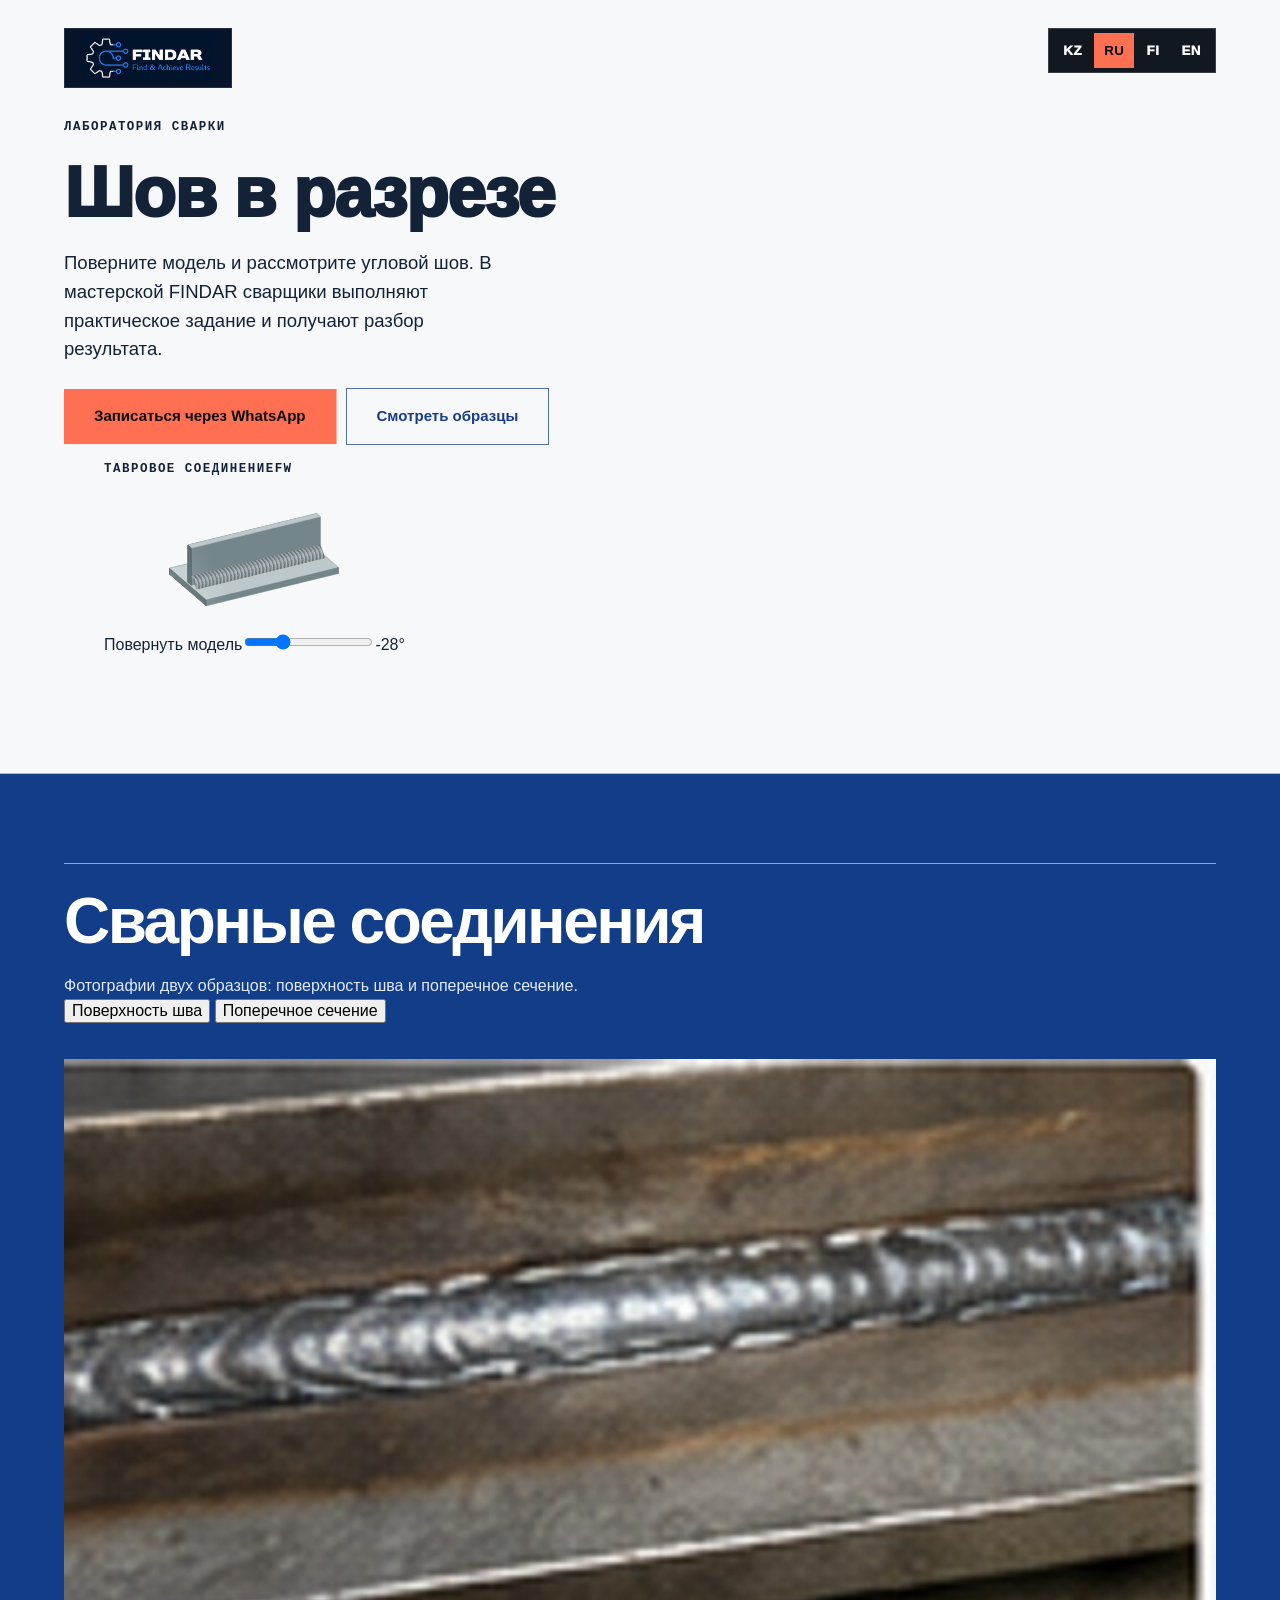
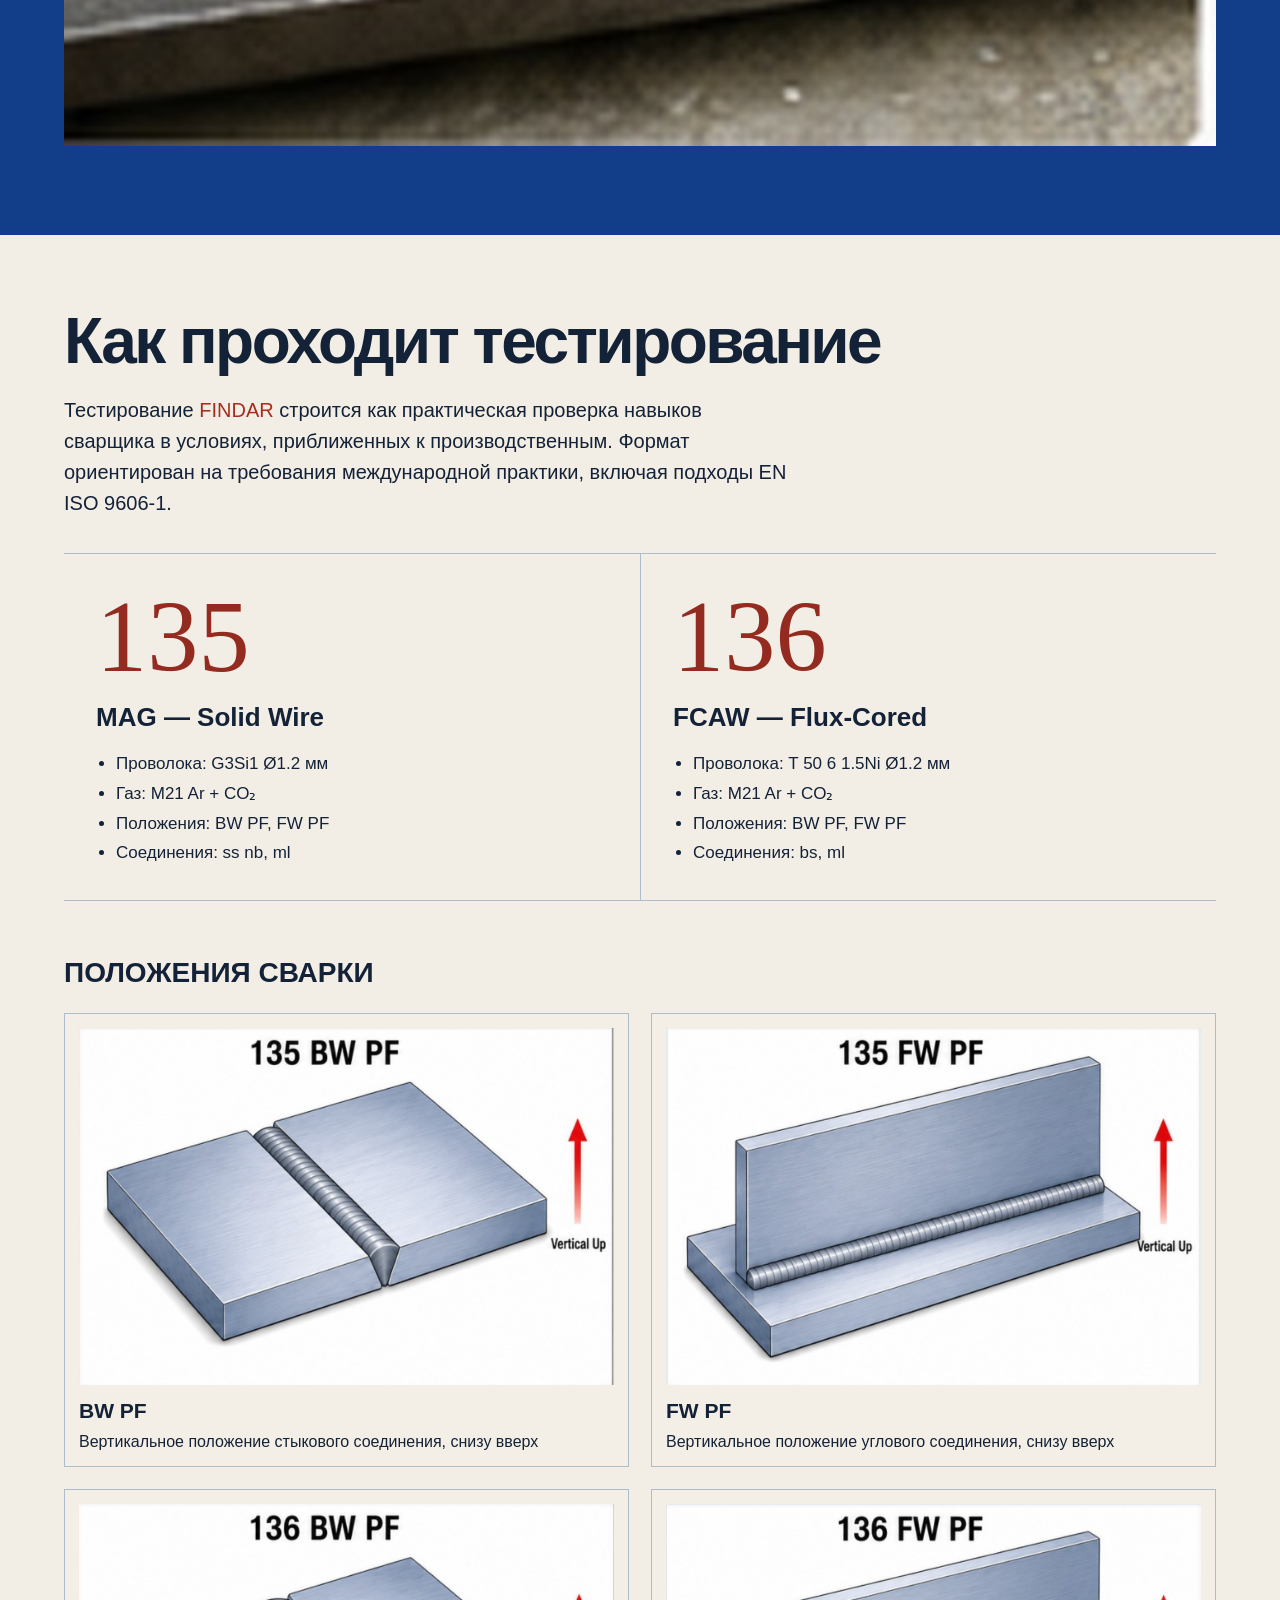
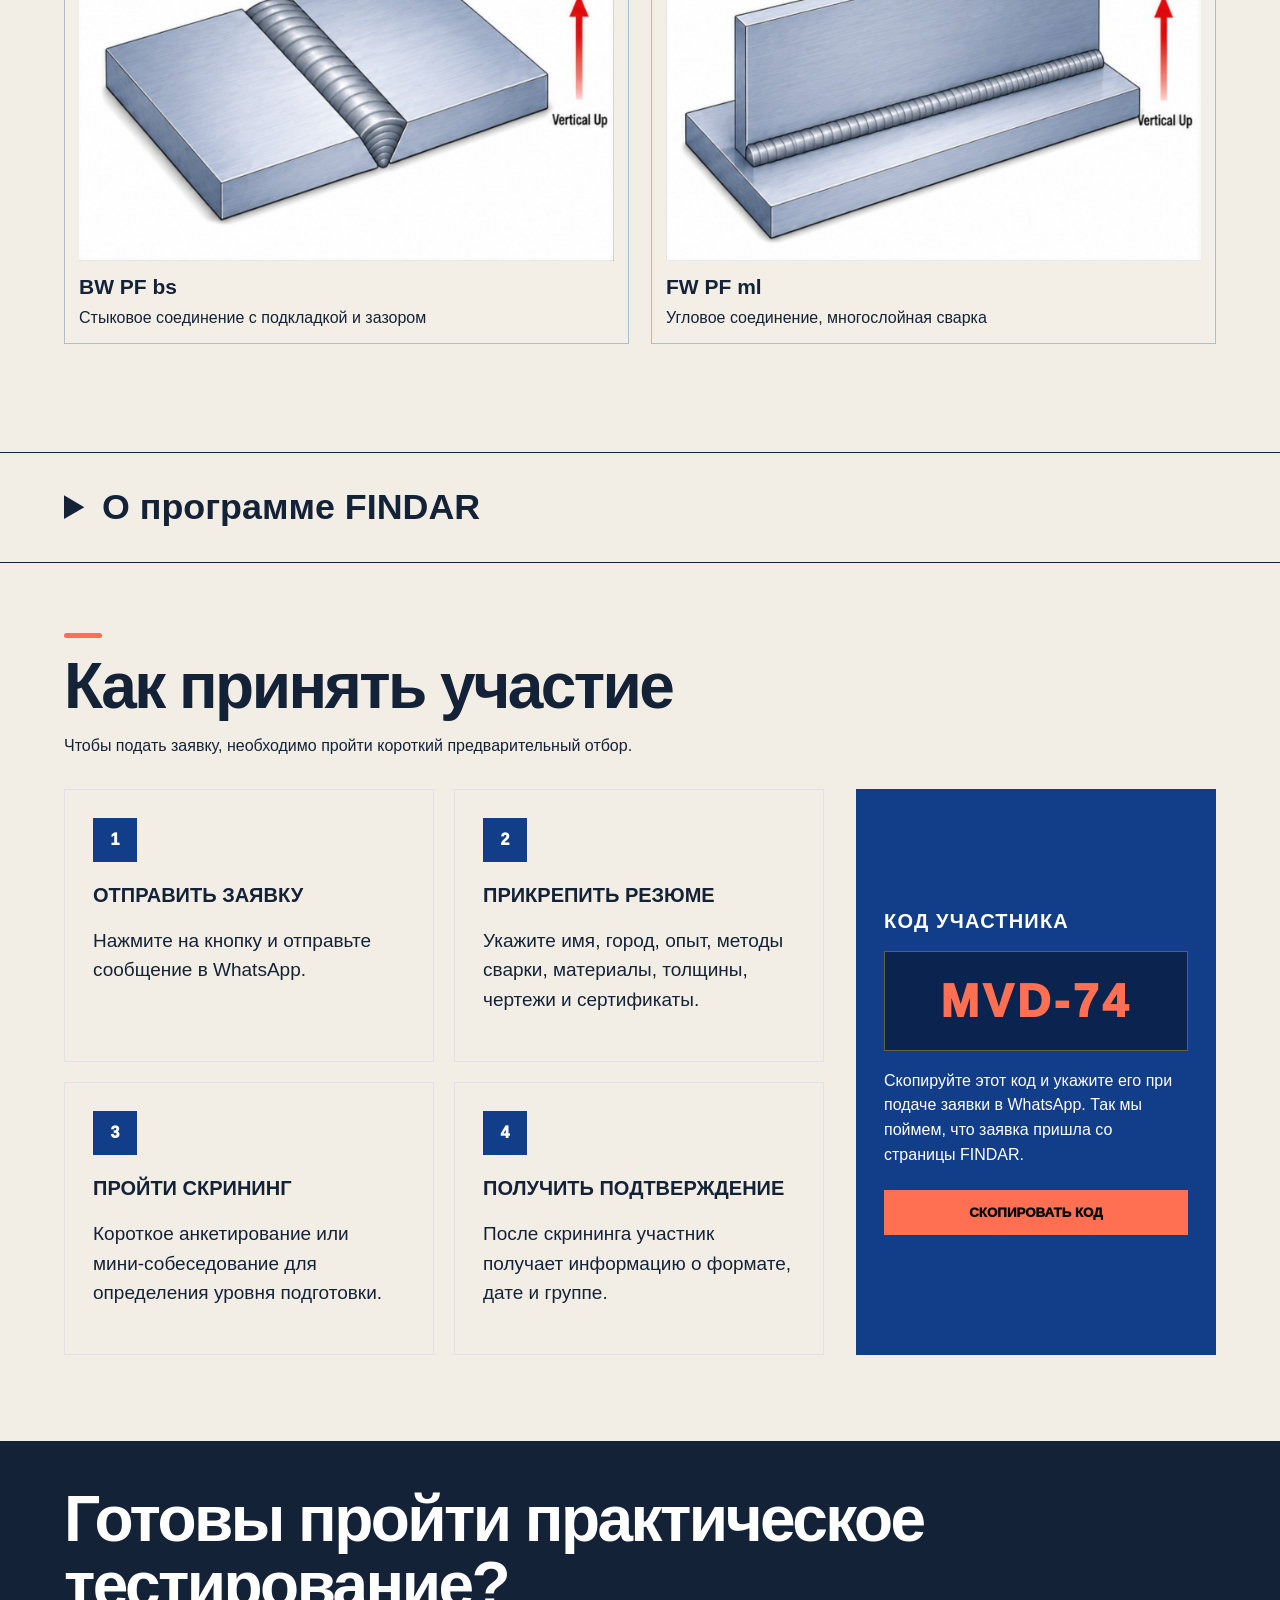
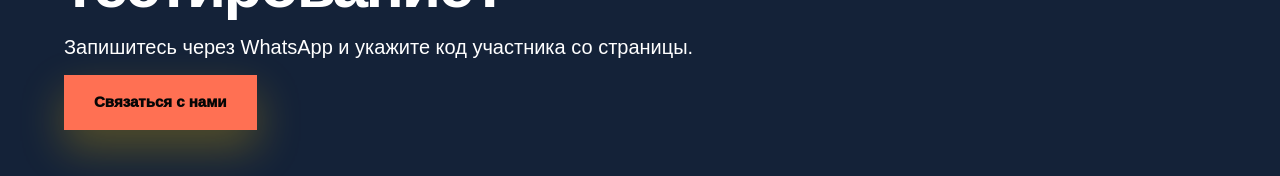
<file: index.html>
<!doctype html>
<html lang="ru">
<head>
  <meta charset="utf-8" />
  <meta name="viewport" content="width=device-width, initial-scale=1" />
  <title>FINDAR — тестирование сварщиков</title>
  <meta name="description" content="FINDAR — центр практической оценки и тестирования сварщиков в Казахстане." />
  <link rel="stylesheet" href="styles.css" />
  <link rel="stylesheet" href="styles-desktop.css" media="(min-width: 621px)" />
  <link rel="stylesheet" href="styles-mobile.css" media="(max-width: 620px)" />
  <link rel="stylesheet" href="design.css" />
  <script defer src="motion.js"></script>
</head>
<body>
  <main class="page">
<section class="hero lab-cover"><div class="container hero-inner">        <div class="site-header" id="siteHeader">
          <div class="logo-card"><img src="assets/findar-logo.png" alt="FINDAR"></div>
          <div class="lang-switch" aria-label="Выбор языка">
            <button type="button" data-lang="kk">KZ</button>
            <button type="button" data-lang="ru" class="active">RU</button>
            <button type="button" data-lang="fi">FI</button>
            <button type="button" data-lang="en">EN</button>
          </div>
        </div>
        <div class="lab-grid"><div class="cover-copy"><p class="kicker">Лаборатория сварки</p>
        <h1>Шов в разрезе</h1><p class="intro">Поверните модель и рассмотрите угловой шов. В мастерской FINDAR сварщики выполняют практическое задание и получают разбор результата.</p><div class="hero-actions"><a class="btn primary hero-wa wa-link" href="#participate">Записаться через WhatsApp</a><a class="btn secondary" href="#about">Смотреть образцы</a></div></div>
        <figure class="instrument">
        <figcaption><span>Тавровое соединение</span><b>FW</b></figcaption>
        <div class="model-window"><img id="model-fallback" src="assets/work-5.jpg" alt=""><canvas id="joint" aria-hidden="true" hidden></canvas></div>
        <label class="orbit" hidden><span>Повернуть модель</span><input id="orbit" type="range" min="-60" max="60" value="-28"><output for="orbit">−28°</output></label>
        </figure></div></div></section>
    <section class="proof" id="about">
      <div class="container">
        <div class="proof-head">
          <div><h2>Сварные соединения</h2><p>Фотографии двух образцов: поверхность шва и поперечное сечение.</p></div>
          <div class="proof-switch">
            <button type="button" aria-pressed="true" id="select-surface" aria-controls="weld-surface" data-specimen="weld-surface">Поверхность шва</button>
            <button type="button" aria-pressed="false" id="select-section" aria-controls="weld-section" data-specimen="weld-section">Поперечное сечение</button>
          </div>
        </div>
        <div class="specimen-stage">
          <figure id="weld-surface" aria-labelledby="select-surface">
            <img src="assets/work-3.jpg" width="520" height="310" alt="" loading="lazy">
          </figure>
          <figure id="weld-section" aria-labelledby="select-section" hidden>
            <img src="assets/work-5.jpg" width="520" height="310" alt="" loading="lazy">
          </figure>
        </div>
      </div>
    </section>

    <section class="section-dark testing" id="testing">
      <div class="container">
        <div class="section-head light">
          <h2>Как проходит тестирование</h2>
          <p>Тестирование <span class="brand-blue">FINDAR</span> строится как практическая проверка навыков сварщика в условиях, приближенных к производственным. Формат ориентирован на требования международной практики, включая подходы EN ISO 9606-1.</p>
        </div>

        <div class="process-cards">
          <article class="process-card">
            <div class="process-text"><strong>135</strong><h3>MAG — Solid Wire</h3><ul><li>Проволока: G3Si1 Ø1.2 мм</li><li>Газ: M21 Ar + CO₂</li><li>Положения: BW PF, FW PF</li><li>Соединения: ss nb, ml</li></ul></div>
          </article>
          <article class="process-card">
            <div class="process-text"><strong>136</strong><h3>FCAW — Flux-Cored</h3><ul><li>Проволока: T 50 6 1.5Ni Ø1.2 мм</li><li>Газ: M21 Ar + CO₂</li><li>Положения: BW PF, FW PF</li><li>Соединения: bs, ml</li></ul></div>
          </article>
        </div>

        <div class="positions" id="positions">
          <h3>Положения сварки</h3>
          <div class="positions-grid">
            <div class="position-item">
              <img src="assets/welding-position-bw-pf.png" alt="BW PF" width="1302" height="868" loading="lazy">
              <b>BW PF</b><span>Вертикальное положение стыкового соединения, снизу вверх</span>
            </div>
            <div class="position-item">
              <img src="assets/welding-position-fw-pf.png" alt="FW PF" width="1292" height="868" loading="lazy">
              <b>FW PF</b><span>Вертикальное положение углового соединения, снизу вверх</span>
            </div>
            <div class="position-item">
              <img src="assets/welding-position-bw-pf-bs.png" alt="BW PF bs" width="1294" height="864" loading="lazy">
              <b>BW PF bs</b><span>Стыковое соединение с подкладкой и зазором</span>
            </div>
            <div class="position-item">
              <img src="assets/welding-position-fw-pf-ml.png" alt="FW PF ml" width="1298" height="860" loading="lazy">
              <b>FW PF ml</b><span>Угловое соединение, многослойная сварка</span>
            </div>
          </div>
        </div>
      </div>
    </section>

<details class="program"><summary>О программе FINDAR</summary>    <section class="section-light compact">
      <div class="container two-col">
        <div class="card">
          <h3>Чем мы занимаемся</h3>
          <p>FINDAR помогает сварщикам подготовиться к работе в проектах, где важны качество, дисциплина, стабильность выполнения шва и понимание технических требований.</p>
          <ul class="check-list">
            <li>практические навыки сварки;</li>
            <li>качество сварных соединений;</li>
            <li>соблюдение требований безопасности;</li>
            <li>умение работать по заданию;</li>
            <li>понимание производственных стандартов;</li>
            <li>готовность к работе по международным требованиям.</li>
          </ul>
        </div>
        <div class="card dark-card">
          <h3>Наши преимущества</h3>
          <div class="adv-grid">
            <div><b>Практический формат</b><span>Реальные сварочные задания вместо формальной анкеты.</span></div>
            <div><b>Международные требования</b><span>Подходы, близкие к европейской и международной практике.</span></div>
            <div><b>Обратная связь</b><span>Понятный разбор результата, ошибок и зон развития.</span></div>
            <div><b>Контроль качества</b><span>VT, UT, PT.</span></div>
            <div><b>Видеоанализ</b><span>Разбор техники, положения горелки и стабильности движения.</span></div>
            <div><b>Развитие</b><span>Ориентир для профессионального роста и подготовки.</span></div>
          </div>
        </div>
      </div>
    </section>

    <section class="section-dark project" id="project">
      <div class="container">
        <div class="section-head light">
          <h2>Международный пилотный проект для сварщиков в Казахстане</h2>
          <p><span class="brand-blue">FINDAR</span> запускает международный пилотный проект по оценке и развитию квалификации сварщиков в Казахстане.</p>
        </div>
        <div class="card project-card">
          <p>Мы приглашаем сварщиков принять участие в практическом мероприятии, где участники смогут проверить свой уровень, выполнить сварочные задания по производственным требованиям и получить профессиональную обратную связь от специалистов.</p>
          <p>Проект направлен не только на оценку текущих навыков, но и на дальнейшее развитие сварщиков: понимание требований безопасности, качества сварных соединений, чтения технических заданий, работы по современным производственным стандартам и подготовки к международной практике.</p>
          <p>Лучшие участники смогут быть рассмотрены для дальнейших этапов проекта, профессионального обмена опытом, дополнительной подготовки и участия в международных программах развития.</p>
        </div>
      </div>
    </section>

    <section class="section-light included">
      <div class="container">
        <div class="section-head"><div class="accent-line"></div><h2>Что входит в проект</h2></div>
        <div class="feature-grid">
          <div class="mini-card"><h3>Практическая оценка</h3><p>Проверка профессиональных навыков через реальные сварочные задания.</p></div>
          <div class="mini-card"><h3>Производственные требования</h3><p>Выполнение заданий с учетом качества, дисциплины и безопасности.</p></div>
          <div class="mini-card"><h3>Обратная связь</h3><p>Разбор результата, ошибок, техники и дальнейших зон развития.</p></div>
          <div class="mini-card"><h3>Видеоанализ</h3><p>Разбор процесса сварки: техника, положение горелки, стабильность движения.</p></div>
          <div class="mini-card"><h3>Стандарты и чертежи</h3><p>Базовое понимание требований европейских и международных стандартов.</p></div>
          <div class="mini-card"><h3>Тренинги</h3><p>Обучающие мастер-классы и рекомендации по дальнейшему развитию.</p></div>
        </div>

        <div class="evaluated" id="quality">
          <div class="section-head"><div class="accent-line"></div><h2>Что оценивается</h2></div>
          <div class="two-col small-gap">
            <div class="card"><h3>В ходе мероприятия будут оцениваться</h3><ul class="check-list"><li>практические навыки сварки;</li><li>качество выполнения сварных соединений;</li><li>соблюдение требований безопасности;</li><li>стабильность техники сварки;</li><li>понимание задания и производственной дисциплины;</li><li>готовность работать по современным производственным стандартам.</li></ul></div>
            <div class="card dark-card"><h3>Контроль качества</h3><p>Для более объективной оценки могут применяться визуальный контроль, ультразвуковой контроль и капиллярный / пенетрантный контроль.</p><p>Количество мест ограничено. Участие проводится по предварительной регистрации.</p></div>
          </div>
        </div>
      </div>
    </section>

</details>    <section class="section-light participate" id="participate">
      <div class="container">
        <div class="section-head"><div class="accent-line"></div><h2>Как принять участие</h2><p>Чтобы подать заявку, необходимо пройти короткий предварительный отбор.</p></div>
        <div class="participate-layout">
          <div class="steps">
            <div class="step"><span>1</span><h3>Отправить заявку</h3><p>Нажмите на кнопку и отправьте сообщение в WhatsApp.</p></div>
            <div class="step"><span>2</span><h3>Прикрепить резюме</h3><p>Укажите имя, город, опыт, методы сварки, материалы, толщины, чертежи и сертификаты.</p></div>
            <div class="step"><span>3</span><h3>Пройти скрининг</h3><p>Короткое анкетирование или мини-собеседование для определения уровня подготовки.</p></div>
            <div class="step"><span>4</span><h3>Получить подтверждение</h3><p>После скрининга участник получает информацию о формате, дате и группе.</p></div>
          </div>
          <aside class="code-box">
            <h3>Код участника</h3>
            <div id="visitorCode" class="visitor-code">FND-000</div>
            <p>Скопируйте этот код и укажите его при подаче заявки в WhatsApp. Так мы поймем, что заявка пришла со страницы FINDAR.</p>
            <button type="button" id="copyCode">Скопировать код</button>
          </aside>
        </div>
      </div>
    </section>

    <section class="cta section-dark">
      <div class="container cta-inner">
        <div><h2>Готовы пройти практическое тестирование?</h2><p>Запишитесь через WhatsApp и укажите код участника со страницы.</p></div>
        <a class="btn primary wa-link" href="#">Связаться с нами</a>
      </div>
    </section>
  </main>

  <a class="mobile-bottom-wa wa-link" href="#participate" inert>Записаться через WhatsApp</a>

  <script>
    (function () {

      const translations = {
        ru: {
          'Международный пилотный проект в Казахстане':'Международный пилотный проект в Казахстане',
          'Практическое тестирование сварщиков':'Практическое тестирование сварщиков',
          'Оценка профессиональных навыков с ориентацией на международные требования, современные производственные стандарты и дальнейшее развитие специалиста.':'Оценка профессиональных навыков с ориентацией на международные требования, современные производственные стандарты и дальнейшее развитие специалиста.',
          'Записаться через WhatsApp':'Записаться через WhatsApp','Как участвовать':'Как участвовать','Блок 1':'Блок 1','Блок 2':'Блок 2','Блок 3':'Блок 3',
          'FINDAR — центр практической оценки и тестирования сварщиков':'FINDAR — центр практической оценки и тестирования сварщиков',
          'FINDAR — это практическая площадка в Казахстане для оценки, тестирования и развития квалификации сварщиков с ориентацией на международные требования и современные производственные стандарты.':'FINDAR — это практическая площадка в Казахстане для оценки, тестирования и развития квалификации сварщиков с ориентацией на международные требования и современные производственные стандарты.',
          'Мы проводим практическое тестирование сварщиков в условиях, приближенных к реальному производству: участники выполняют сварочные задания, демонстрируют технику работы, соблюдение требований безопасности и качество выполнения сварных соединений.':'Мы проводим практическое тестирование сварщиков в условиях, приближенных к реальному производству: участники выполняют сварочные задания, демонстрируют технику работы, соблюдение требований безопасности и качество выполнения сварных соединений.',
          'Наша задача — объективно определить текущий уровень специалиста, выявить сильные стороны, показать зоны для улучшения и дать понятные рекомендации для дальнейшего профессионального развития.':'Наша задача — объективно определить текущий уровень специалиста, выявить сильные стороны, показать зоны для улучшения и дать понятные рекомендации для дальнейшего профессионального развития.',
          'Чем мы занимаемся':'Чем мы занимаемся','Наши преимущества':'Наши преимущества',
          'FINDAR помогает сварщикам подготовиться к работе в проектах, где важны качество, дисциплина, стабильность выполнения шва и понимание технических требований.':'FINDAR помогает сварщикам подготовиться к работе в проектах, где важны качество, дисциплина, стабильность выполнения шва и понимание технических требований.',
          'практические навыки сварки;':'практические навыки сварки;','качество сварных соединений;':'качество сварных соединений;','соблюдение требований безопасности;':'соблюдение требований безопасности;','умение работать по заданию;':'умение работать по заданию;','понимание производственных стандартов;':'понимание производственных стандартов;','готовность к работе по международным требованиям.':'готовность к работе по международным требованиям.',
          'Практический формат':'Практический формат','Реальные сварочные задания вместо формальной анкеты.':'Реальные сварочные задания вместо формальной анкеты.','Международные требования':'Международные требования','Подходы, близкие к европейской и международной практике.':'Подходы, близкие к европейской и международной практике.','Обратная связь':'Обратная связь','Понятный разбор результата, ошибок и зон развития.':'Понятный разбор результата, ошибок и зон развития.','Контроль качества':'Контроль качества','VT, UT и капиллярный / пенетрантный контроль.':'VT, UT и капиллярный / пенетрантный контроль.','Видеоанализ':'Видеоанализ','Разбор техники, положения горелки и стабильности движения.':'Разбор техники, положения горелки и стабильности движения.','Развитие':'Развитие','Ориентир для профессионального роста и подготовки.':'Ориентир для профессионального роста и подготовки.',
          'Международный пилотный проект для сварщиков в Казахстане':'Международный пилотный проект для сварщиков в Казахстане','FINDAR запускает международный пилотный проект по оценке и развитию квалификации сварщиков в Казахстане.':'FINDAR запускает международный пилотный проект по оценке и развитию квалификации сварщиков в Казахстане.',
          'Мы приглашаем сварщиков принять участие в практическом мероприятии, где участники смогут проверить свой уровень, выполнить сварочные задания по производственным требованиям и получить профессиональную обратную связь от специалистов.':'Мы приглашаем сварщиков принять участие в практическом мероприятии, где участники смогут проверить свой уровень, выполнить сварочные задания по производственным требованиям и получить профессиональную обратную связь от специалистов.',
          'Проект направлен не только на оценку текущих навыков, но и на дальнейшее развитие сварщиков: понимание требований безопасности, качества сварных соединений, чтения технических заданий, работы по современным производственным стандартам и подготовки к международной практике.':'Проект направлен не только на оценку текущих навыков, но и на дальнейшее развитие сварщиков: понимание требований безопасности, качества сварных соединений, чтения технических заданий, работы по современным производственным стандартам и подготовки к международной практике.',
          'Лучшие участники смогут быть рассмотрены для дальнейших этапов проекта, профессионального обмена опытом, дополнительной подготовки и участия в международных программах развития.':'Лучшие участники смогут быть рассмотрены для дальнейших этапов проекта, профессионального обмена опытом, дополнительной подготовки и участия в международных программах развития.',
          'Как проходит тестирование':'Как проходит тестирование','Тестирование строится как практическая проверка навыков сварщика в условиях, приближенных к производственным. Формат ориентирован на требования международной практики, включая подходы EN ISO 9606-1.':'Тестирование строится как практическая проверка навыков сварщика в условиях, приближенных к производственным. Формат ориентирован на требования международной практики, включая подходы EN ISO 9606-1.',
          'MAG — Solid Wire':'MAG — Solid Wire','FCAW — Flux-Cored':'FCAW — Flux-Cored','Проволока: G3Si1 Ø1.2 мм':'Проволока: G3Si1 Ø1.2 мм','Проволока: T 50 6 1.5Ni Ø1.2 мм':'Проволока: T 50 6 1.5Ni Ø1.2 мм','Газ: M21 Ar + CO₂':'Газ: M21 Ar + CO₂','Положения: BW PF, FW PF':'Положения: BW PF, FW PF','Соединения: ss nb, ml':'Соединения: ss nb, ml','Соединения: bs, ml':'Соединения: bs, ml',
          'Положения сварки':'Положения сварки','Вертикальное положение стыкового соединения, снизу вверх':'Вертикальное положение стыкового соединения, снизу вверх','Вертикальное положение углового соединения, снизу вверх':'Вертикальное положение углового соединения, снизу вверх','Стыковое соединение с подкладкой и зазором':'Стыковое соединение с подкладкой и зазором','Угловое соединение, многослойная сварка':'Угловое соединение, многослойная сварка',
          'Что входит в проект':'Что входит в проект','Практическая оценка':'Практическая оценка','Проверка профессиональных навыков через реальные сварочные задания.':'Проверка профессиональных навыков через реальные сварочные задания.','Производственные требования':'Производственные требования','Выполнение заданий с учетом качества, дисциплины и безопасности.':'Выполнение заданий с учетом качества, дисциплины и безопасности.','Разбор результата, ошибок, техники и дальнейших зон развития.':'Разбор результата, ошибок, техники и дальнейших зон развития.','Разбор процесса сварки: техника, положение горелки, стабильность движения.':'Разбор процесса сварки: техника, положение горелки, стабильность движения.','Стандарты и чертежи':'Стандарты и чертежи','Базовое понимание требований европейских и международных стандартов.':'Базовое понимание требований европейских и международных стандартов.','Тренинги':'Тренинги','Обучающие мастер-классы и рекомендации по дальнейшему развитию.':'Обучающие мастер-классы и рекомендации по дальнейшему развитию.',
          'Примеры работ':'Примеры работ','Что оценивается':'Что оценивается','В ходе мероприятия будут оцениваться':'В ходе мероприятия будут оцениваться','качество выполнения сварных соединений;':'качество выполнения сварных соединений;','стабильность техники сварки;':'стабильность техники сварки;','понимание задания и производственной дисциплины;':'понимание задания и производственной дисциплины;','готовность работать по современным производственным стандартам.':'готовность работать по современным производственным стандартам.','Для более объективной оценки могут применяться визуальный контроль, ультразвуковой контроль и капиллярный / пенетрантный контроль.':'Для более объективной оценки могут применяться визуальный контроль, ультразвуковой контроль и капиллярный / пенетрантный контроль.','Количество мест ограничено. Участие проводится по предварительной регистрации.':'Количество мест ограничено. Участие проводится по предварительной регистрации.',
          'Как принять участие':'Как принять участие','Чтобы подать заявку, необходимо пройти короткий предварительный отбор.':'Чтобы подать заявку, необходимо пройти короткий предварительный отбор.','Отправить заявку':'Отправить заявку','Нажмите на кнопку и отправьте сообщение в WhatsApp.':'Нажмите на кнопку и отправьте сообщение в WhatsApp.','Прикрепить резюме':'Прикрепить резюме','Укажите имя, город, опыт, методы сварки, материалы, толщины, чертежи и сертификаты.':'Укажите имя, город, опыт, методы сварки, материалы, толщины, чертежи и сертификаты.','Пройти скрининг':'Пройти скрининг','Короткое анкетирование или мини-собеседование для определения уровня подготовки.':'Короткое анкетирование или мини-собеседование для определения уровня подготовки.','Получить подтверждение':'Получить подтверждение','После скрининга участник получает информацию о формате, дате и группе.':'После скрининга участник получает информацию о формате, дате и группе.','Код участника':'Код участника','Скопируйте этот код и укажите его при подаче заявки в WhatsApp. Так мы поймем, что заявка пришла со страницы FINDAR.':'Скопируйте этот код и укажите его при подаче заявки в WhatsApp. Так мы поймем, что заявка пришла со страницы FINDAR.','Скопировать код':'Скопировать код','Код скопирован':'Код скопирован','Готовы пройти практическое тестирование?':'Готовы пройти практическое тестирование?','Запишитесь через WhatsApp и укажите код участника со страницы.':'Запишитесь через WhatsApp и укажите код участника со страницы.','Связаться с нами':'Связаться с нами'
        },
        en: {}, kk: {}, fi: {}
      };
      Object.assign(translations.en, {
        'Международный пилотный проект в Казахстане':'International pilot project in Kazakhstan','Практическое тестирование сварщиков':'Practical welder testing','Оценка профессиональных навыков с ориентацией на международные требования, современные производственные стандарты и дальнейшее развитие специалиста.':'Assessment of professional skills with a focus on international requirements, modern production standards and further professional development.','Записаться через WhatsApp':'Register via WhatsApp','Как участвовать':'How to participate','Блок 1':'Block 1','Блок 2':'Block 2','Блок 3':'Block 3','FINDAR — центр практической оценки и тестирования сварщиков':'FINDAR — Practical Welder Assessment and Testing Center','FINDAR — это практическая площадка в Казахстане для оценки, тестирования и развития квалификации сварщиков с ориентацией на международные требования и современные производственные стандарты.':'FINDAR is a practical platform in Kazakhstan for assessing, testing and developing welders’ qualifications with a focus on international requirements and modern production standards.','Мы проводим практическое тестирование сварщиков в условиях, приближенных к реальному производству: участники выполняют сварочные задания, демонстрируют технику работы, соблюдение требований безопасности и качество выполнения сварных соединений.':'We conduct practical welder testing in conditions close to real production: participants complete welding tasks and demonstrate technique, safety compliance and weld quality.','Наша задача — объективно определить текущий уровень специалиста, выявить сильные стороны, показать зоны для улучшения и дать понятные рекомендации для дальнейшего профессионального развития.':'Our goal is to objectively identify the specialist’s current level, strengths, areas for improvement and provide clear recommendations for further development.','Чем мы занимаемся':'What we do','Наши преимущества':'Our advantages','FINDAR помогает сварщикам подготовиться к работе в проектах, где важны качество, дисциплина, стабильность выполнения шва и понимание технических требований.':'FINDAR helps welders prepare for projects where quality, discipline, weld stability and understanding of technical requirements matter.','практические навыки сварки;':'practical welding skills;','качество сварных соединений;':'quality of welded joints;','соблюдение требований безопасности;':'safety compliance;','умение работать по заданию;':'ability to work according to the task;','понимание производственных стандартов;':'understanding of production standards;','готовность к работе по международным требованиям.':'readiness to work according to international requirements.','Практический формат':'Practical format','Реальные сварочные задания вместо формальной анкеты.':'Real welding tasks instead of a formal questionnaire.','Международные требования':'International requirements','Подходы, близкие к европейской и международной практике.':'Approaches close to European and international practice.','Обратная связь':'Feedback','Понятный разбор результата, ошибок и зон развития.':'Clear review of results, mistakes and development areas.','Контроль качества':'Quality control','VT, UT и капиллярный / пенетрантный контроль.':'VT, UT and capillary / penetrant testing.','Видеоанализ':'Video analysis','Разбор техники, положения горелки и стабильности движения.':'Review of technique, torch position and movement stability.','Развитие':'Development','Ориентир для профессионального роста и подготовки.':'A guide for professional growth and preparation.','Международный пилотный проект для сварщиков в Казахстане':'International pilot project for welders in Kazakhstan','FINDAR запускает международный пилотный проект по оценке и развитию квалификации сварщиков в Казахстане.':'FINDAR is launching an international pilot project for assessment and development of welders’ qualifications in Kazakhstan.','Мы приглашаем сварщиков принять участие в практическом мероприятии, где участники смогут проверить свой уровень, выполнить сварочные задания по производственным требованиям и получить профессиональную обратную связь от специалистов.':'We invite welders to participate in a practical event where they can check their level, complete production-based welding tasks and receive professional feedback.','Проект направлен не только на оценку текущих навыков, но и на дальнейшее развитие сварщиков: понимание требований безопасности, качества сварных соединений, чтения технических заданий, работы по современным производственным стандартам и подготовки к международной практике.':'The project focuses not only on skill assessment, but also on further development: safety requirements, weld quality, reading technical tasks, modern production standards and preparation for international practice.','Лучшие участники смогут быть рассмотрены для дальнейших этапов проекта, профессионального обмена опытом, дополнительной подготовки и участия в международных программах развития.':'Top participants may be considered for next project stages, professional exchange, additional preparation and international development programs.','Как проходит тестирование':'How testing works','Тестирование строится как практическая проверка навыков сварщика в условиях, приближенных к производственным. Формат ориентирован на требования международной практики, включая подходы EN ISO 9606-1.':'Testing is built as a practical skill check in conditions close to production. The format is oriented toward international practice, including EN ISO 9606-1 approaches.','Проволока: G3Si1 Ø1.2 мм':'Wire: G3Si1 Ø1.2 mm','Проволока: T 50 6 1.5Ni Ø1.2 мм':'Wire: T 50 6 1.5Ni Ø1.2 mm','Газ: M21 Ar + CO₂':'Gas: M21 Ar + CO₂','Положения: BW PF, FW PF':'Positions: BW PF, FW PF','Соединения: ss nb, ml':'Joints: ss nb, ml','Соединения: bs, ml':'Joints: bs, ml','Положения сварки':'Welding positions','Вертикальное положение стыкового соединения, снизу вверх':'Butt weld position','Вертикальное положение углового соединения, снизу вверх':'Fillet weld position','Стыковое соединение с подкладкой и зазором':'Butt weld with backing and gap','Угловое соединение, многослойная сварка':'Fillet weld, multilayer welding','Что входит в проект':'What the project includes','Практическая оценка':'Practical assessment','Проверка профессиональных навыков через реальные сварочные задания.':'Skill assessment through real welding tasks.','Производственные требования':'Production requirements','Выполнение заданий с учетом качества, дисциплины и безопасности.':'Tasks performed with quality, discipline and safety in mind.','Разбор результата, ошибок, техники и дальнейших зон развития.':'Review of results, errors, technique and development areas.','Разбор процесса сварки: техника, положение горелки, стабильность движения.':'Review of welding process: technique, torch position, movement stability.','Стандарты и чертежи':'Standards and drawings','Базовое понимание требований европейских и международных стандартов.':'Basic understanding of European and international standards.','Тренинги':'Training','Обучающие мастер-классы и рекомендации по дальнейшему развитию.':'Training workshops and recommendations for further development.','Примеры работ':'Work examples','Что оценивается':'What is assessed','В ходе мероприятия будут оцениваться':'During the event we assess','качество выполнения сварных соединений;':'quality of welded joints;','стабильность техники сварки;':'stability of welding technique;','понимание задания и производственной дисциплины;':'task understanding and production discipline;','готовность работать по современным производственным стандартам.':'readiness to work by modern production standards.','Для более объективной оценки могут применяться визуальный контроль, ультразвуковой контроль и капиллярный / пенетрантный контроль.':'For a more objective assessment, visual testing, ultrasonic testing and capillary / penetrant testing may be used.','Количество мест ограничено. Участие проводится по предварительной регистрации.':'Places are limited. Participation is by prior registration.','Как принять участие':'How to participate','Чтобы подать заявку, необходимо пройти короткий предварительный отбор.':'To apply, participants must pass a short preliminary screening.','Отправить заявку':'Send an application','Нажмите на кнопку и отправьте сообщение в WhatsApp.':'Click the button and send a WhatsApp message.','Прикрепить резюме':'Attach your CV','Укажите имя, город, опыт, методы сварки, материалы, толщины, чертежи и сертификаты.':'Provide your name, city, experience, welding methods, materials, thicknesses, drawings and certificates.','Пройти скрининг':'Pass screening','Короткое анкетирование или мини-собеседование для определения уровня подготовки.':'A short questionnaire or mini-interview to determine your level.','Получить подтверждение':'Get confirmation','После скрининга участник получает информацию о формате, дате и группе.':'After screening, the participant receives format, date and group information.','Код участника':'Participant code','Скопируйте этот код и укажите его при подаче заявки в WhatsApp. Так мы поймем, что заявка пришла со страницы FINDAR.':'Copy this code and include it in your WhatsApp application so we know it came from the FINDAR page.','Скопировать код':'Copy code','Код скопирован':'Code copied','Готовы пройти практическое тестирование?':'Ready for practical testing?','Запишитесь через WhatsApp и укажите код участника со страницы.':'Register via WhatsApp and include the participant code from this page.','Связаться с нами':'Contact us'
      });
      Object.assign(translations.kk, {
        'Международный пилотный проект в Казахстане':'Қазақстандағы халықаралық пилоттық жоба','Практическое тестирование сварщиков':'Дәнекерлеушілерді практикалық тестілеу','Оценка профессиональных навыков с ориентацией на международные требования, современные производственные стандарты и дальнейшее развитие специалиста.':'Кәсіби дағдыларды халықаралық талаптар, заманауи өндірістік стандарттар және маманның әрі қарай дамуы тұрғысынан бағалау.','Записаться через WhatsApp':'WhatsApp арқылы жазылу','Как участвовать':'Қалай қатысуға болады','Блок 1':'1-блок','Блок 2':'2-блок','Блок 3':'3-блок','FINDAR — центр практической оценки и тестирования сварщиков':'FINDAR — дәнекерлеушілерді практикалық бағалау және тестілеу орталығы','FINDAR — это практическая площадка в Казахстане для оценки, тестирования и развития квалификации сварщиков с ориентацией на международные требования и современные производственные стандарты.':'FINDAR — Қазақстандағы дәнекерлеушілердің біліктілігін бағалау, тестілеу және дамытуға арналған практикалық алаң. Жұмыс халықаралық талаптар мен заманауи өндірістік стандарттарға бағытталған.','Мы проводим практическое тестирование сварщиков в условиях, приближенных к реальному производству: участники выполняют сварочные задания, демонстрируют технику работы, соблюдение требований безопасности и качество выполнения сварных соединений.':'Біз дәнекерлеушілерді нақты өндіріске жақын жағдайда практикалық тестілеуден өткіземіз: қатысушылар дәнекерлеу тапсырмаларын орындайды, жұмыс техникасын, қауіпсіздік талаптарын және қосылыстар сапасын көрсетеді.','Наша задача — объективно определить текущий уровень специалиста, выявить сильные стороны, показать зоны для улучшения и дать понятные рекомендации для дальнейшего профессионального развития.':'Мақсатымыз — маманның ағымдағы деңгейін объективті анықтау, күшті жақтарын табу, жақсарту аймақтарын көрсету және кәсіби даму бойынша нақты ұсыныстар беру.','Чем мы занимаемся':'Біз немен айналысамыз','Наши преимущества':'Біздің артықшылықтар','FINDAR помогает сварщикам подготовиться к работе в проектах, где важны качество, дисциплина, стабильность выполнения шва и понимание технических требований.':'FINDAR сапа, тәртіп, тігістің тұрақтылығы және техникалық талаптарды түсіну маңызды жобаларға дайындалуға көмектеседі.','практические навыки сварки;':'практикалық дәнекерлеу дағдылары;','качество сварных соединений;':'дәнекерленген қосылыстар сапасы;','соблюдение требований безопасности;':'қауіпсіздік талаптарын сақтау;','умение работать по заданию;':'тапсырма бойынша жұмыс істей білу;','понимание производственных стандартов;':'өндірістік стандарттарды түсіну;','готовность к работе по международным требованиям.':'халықаралық талаптар бойынша жұмысқа дайындық.','Практический формат':'Практикалық формат','Реальные сварочные задания вместо формальной анкеты.':'Формалды анкета емес, нақты дәнекерлеу тапсырмалары.','Международные требования':'Халықаралық талаптар','Подходы, близкие к европейской и международной практике.':'Еуропалық және халықаралық тәжірибеге жақын тәсілдер.','Обратная связь':'Кері байланыс','Понятный разбор результата, ошибок и зон развития.':'Нәтижені, қателерді және даму аймақтарын түсінікті талдау.','Контроль качества':'Сапаны бақылау','VT, UT и капиллярный / пенетрантный контроль.':'VT, UT және капиллярлық / пенетранттық бақылау.','Видеоанализ':'Бейнеталдау','Разбор техники, положения горелки и стабильности движения.':'Техника, горелка орны және қозғалыс тұрақтылығын талдау.','Развитие':'Даму','Ориентир для профессионального роста и подготовки.':'Кәсіби өсу мен дайындыққа бағыт.','Международный пилотный проект для сварщиков в Казахстане':'Қазақстандағы дәнекерлеушілерге арналған халықаралық пилоттық жоба','FINDAR запускает международный пилотный проект по оценке и развитию квалификации сварщиков в Казахстане.':'FINDAR Қазақстанда дәнекерлеушілердің біліктілігін бағалау және дамыту бойынша халықаралық пилоттық жобаны іске қосады.','Мы приглашаем сварщиков принять участие в практическом мероприятии, где участники смогут проверить свой уровень, выполнить сварочные задания по производственным требованиям и получить профессиональную обратную связь от специалистов.':'Дәнекерлеушілерді практикалық іс-шараға шақырамыз: қатысушылар өз деңгейін тексереді, өндірістік талаптар бойынша тапсырмалар орындайды және мамандардан кері байланыс алады.','Проект направлен не только на оценку текущих навыков, но и на дальнейшее развитие сварщиков: понимание требований безопасности, качества сварных соединений, чтения технических заданий, работы по современным производственным стандартам и подготовки к международной практике.':'Жоба тек ағымдағы дағдыларды бағалауға емес, әрі қарай дамытуға да бағытталған: қауіпсіздік, қосылыстар сапасы, техникалық тапсырмаларды оқу, заманауи өндірістік стандарттар және халықаралық тәжірибеге дайындық.','Лучшие участники смогут быть рассмотрены для дальнейших этапов проекта, профессионального обмена опытом, дополнительной подготовки и участия в международных программах развития.':'Үздік қатысушылар жобаның келесі кезеңдеріне, кәсіби тәжірибе алмасуға, қосымша дайындыққа және халықаралық даму бағдарламаларына қарастырылуы мүмкін.','Как проходит тестирование':'Тестілеу қалай өтеді','Тестирование строится как практическая проверка навыков сварщика в условиях, приближенных к производственным. Формат ориентирован на требования международной практики, включая подходы EN ISO 9606-1.':'Тестілеу өндірістік жағдайға жақын форматтағы практикалық тексеріс ретінде өтеді. Формат EN ISO 9606-1 тәсілдерін қоса алғанда халықаралық тәжірибе талаптарына бағытталған.','Проволока: G3Si1 Ø1.2 мм':'Сым: G3Si1 Ø1.2 мм','Проволока: T 50 6 1.5Ni Ø1.2 мм':'Сым: T 50 6 1.5Ni Ø1.2 мм','Газ: M21 Ar + CO₂':'Газ: M21 Ar + CO₂','Положения: BW PF, FW PF':'Позициялар: BW PF, FW PF','Соединения: ss nb, ml':'Қосылыстар: ss nb, ml','Соединения: bs, ml':'Қосылыстар: bs, ml','Положения сварки':'Дәнекерлеу позициялары','Вертикальное положение стыкового соединения, снизу вверх':'Түйістірілген қосылыс позициясы','Вертикальное положение углового соединения, снизу вверх':'Бұрыштық қосылыс позициясы','Стыковое соединение с подкладкой и зазором':'Астары және саңылауы бар түйістірілген қосылыс','Угловое соединение, многослойная сварка':'Бұрыштық қосылыс, көпқабатты дәнекерлеу','Что входит в проект':'Жобаға не кіреді','Практическая оценка':'Практикалық бағалау','Проверка профессиональных навыков через реальные сварочные задания.':'Нақты дәнекерлеу тапсырмалары арқылы кәсіби дағдыларды тексеру.','Производственные требования':'Өндірістік талаптар','Выполнение заданий с учетом качества, дисциплины и безопасности.':'Сапа, тәртіп және қауіпсіздікті ескере отырып тапсырмаларды орындау.','Разбор результата, ошибок, техники и дальнейших зон развития.':'Нәтижені, қателерді, техниканы және даму аймақтарын талдау.','Разбор процесса сварки: техника, положение горелки, стабильность движения.':'Дәнекерлеу процесін талдау: техника, горелка орны, қозғалыс тұрақтылығы.','Стандарты и чертежи':'Стандарттар мен сызбалар','Базовое понимание требований европейских и международных стандартов.':'Еуропалық және халықаралық стандарттар талаптарының базалық түсінігі.','Тренинги':'Тренингтер','Обучающие мастер-классы и рекомендации по дальнейшему развитию.':'Оқыту мастер-кластары және әрі қарай даму бойынша ұсыныстар.','Примеры работ':'Жұмыс үлгілері','Что оценивается':'Не бағаланады','В ходе мероприятия будут оцениваться':'Іс-шара барысында бағаланады','качество выполнения сварных соединений;':'дәнекерленген қосылыстарды орындау сапасы;','стабильность техники сварки;':'дәнекерлеу техникасының тұрақтылығы;','понимание задания и производственной дисциплины;':'тапсырманы түсіну және өндірістік тәртіп;','готовность работать по современным производственным стандартам.':'заманауи өндірістік стандарттар бойынша жұмысқа дайындық.','Для более объективной оценки могут применяться визуальный контроль, ультразвуковой контроль и капиллярный / пенетрантный контроль.':'Объективті бағалау үшін визуалды бақылау, ультрадыбыстық бақылау және капиллярлық / пенетранттық бақылау қолданылуы мүмкін.','Количество мест ограничено. Участие проводится по предварительной регистрации.':'Орын саны шектеулі. Қатысу алдын ала тіркелу арқылы жүргізіледі.','Как принять участие':'Қалай қатысуға болады','Чтобы подать заявку, необходимо пройти короткий предварительный отбор.':'Өтінім беру үшін қысқа алдын ала іріктеуден өту қажет.','Отправить заявку':'Өтінім жіберу','Нажмите на кнопку и отправьте сообщение в WhatsApp.':'Түймені басып, WhatsApp арқылы хабарлама жіберіңіз.','Прикрепить резюме':'Түйіндеме тіркеу','Укажите имя, город, опыт, методы сварки, материалы, толщины, чертежи и сертификаты.':'Атыңызды, қалаңызды, тәжірибеңізді, дәнекерлеу әдістерін, материалдарды, қалыңдықтарды, сызбалар мен сертификаттарды көрсетіңіз.','Пройти скрининг':'Скринингтен өту','Короткое анкетирование или мини-собеседование для определения уровня подготовки.':'Дайындық деңгейін анықтау үшін қысқа анкета немесе мини-сұхбат.','Получить подтверждение':'Растау алу','После скрининга участник получает информацию о формате, дате и группе.':'Скринингтен кейін қатысушы формат, күн және топ туралы ақпарат алады.','Код участника':'Қатысушы коды','Скопируйте этот код и укажите его при подаче заявки в WhatsApp. Так мы поймем, что заявка пришла со страницы FINDAR.':'Бұл кодты көшіріп, WhatsApp-та өтінім бергенде көрсетіңіз. Осылайша өтінім FINDAR парағынан келгенін білеміз.','Скопировать код':'Кодты көшіру','Код скопирован':'Код көшірілді','Готовы пройти практическое тестирование?':'Практикалық тестілеуден өтуге дайынсыз ба?','Запишитесь через WhatsApp и укажите код участника со страницы.':'WhatsApp арқылы жазылып, парақтағы қатысушы кодын көрсетіңіз.','Связаться с нами':'Бізбен байланысу'
      });
      Object.assign(translations.fi, {
        'Международный пилотный проект в Казахстане':'Kansainvälinen pilottihanke Kazakstanissa','Практическое тестирование сварщиков':'Hitsaajien käytännön testaus','Оценка профессиональных навыков с ориентацией на международные требования, современные производственные стандарты и дальнейшее развитие специалиста.':'Ammattitaitojen arviointi kansainvälisten vaatimusten, nykyaikaisten tuotantostandardien ja asiantuntijan jatkokehityksen näkökulmasta.','Записаться через WhatsApp':'Ilmoittaudu WhatsAppissa','Как участвовать':'Kuinka osallistua','Блок 1':'Osa 1','Блок 2':'Osa 2','Блок 3':'Osa 3','FINDAR — центр практической оценки и тестирования сварщиков':'FINDAR — hitsaajien käytännön arviointi- ja testauskeskus','FINDAR — это практическая площадка в Казахстане для оценки, тестирования и развития квалификации сварщиков с ориентацией на международные требования и современные производственные стандарты.':'FINDAR on Kazakstanissa toimiva käytännön alusta hitsaajien pätevyyden arviointiin, testaukseen ja kehittämiseen kansainvälisiä vaatimuksia ja nykyaikaisia tuotantostandardeja painottaen.','Мы проводим практическое тестирование сварщиков в условиях, приближенных к реальному производству: участники выполняют сварочные задания, демонстрируют технику работы, соблюдение требований безопасности и качество выполнения сварных соединений.':'Toteutamme hitsaajien käytännön testauksen tuotantoa muistuttavissa olosuhteissa: osallistujat tekevät hitsaustehtäviä ja osoittavat työtekniikan, turvallisuusvaatimusten noudattamisen sekä hitsausliitosten laadun.','Наша задача — объективно определить текущий уровень специалиста, выявить сильные стороны, показать зоны для улучшения и дать понятные рекомендации для дальнейшего профессионального развития.':'Tavoitteemme on määrittää asiantuntijan nykyinen taso objektiivisesti, tunnistaa vahvuudet, kehitysalueet ja antaa selkeät suositukset ammatilliseen kehitykseen.','Чем мы занимаемся':'Mitä teemme','Наши преимущества':'Etumme','FINDAR помогает сварщикам подготовиться к работе в проектах, где важны качество, дисциплина, стабильность выполнения шва и понимание технических требований.':'FINDAR auttaa hitsaajia valmistautumaan projekteihin, joissa laatu, kurinalaisuus, hitsin tasaisuus ja teknisten vaatimusten ymmärtäminen ovat tärkeitä.','практические навыки сварки;':'käytännön hitsaustaidot;','качество сварных соединений;':'hitsausliitosten laatu;','соблюдение требований безопасности;':'turvallisuusvaatimusten noudattaminen;','умение работать по заданию;':'kyky työskennellä tehtävän mukaan;','понимание производственных стандартов;':'tuotantostandardien ymmärtäminen;','готовность к работе по международным требованиям.':'valmius työskennellä kansainvälisten vaatimusten mukaan.','Практический формат':'Käytännön formaatti','Реальные сварочные задания вместо формальной анкеты.':'Todelliset hitsaustehtävät muodollisen kyselyn sijaan.','Международные требования':'Kansainväliset vaatimukset','Подходы, близкие к европейской и международной практике.':'Eurooppalaista ja kansainvälistä käytäntöä vastaavat lähestymistavat.','Обратная связь':'Palaute','Понятный разбор результата, ошибок и зон развития.':'Selkeä arvio tuloksesta, virheistä ja kehitysalueista.','Контроль качества':'Laadunvalvonta','VT, UT и капиллярный / пенетрантный контроль.':'VT, UT sekä kapillaari- / tunkeumanestetarkastus.','Видеоанализ':'Videoanalyysi','Разбор техники, положения горелки и стабильности движения.':'Tekniikan, polttimen asennon ja liikkeen vakauden analyysi.','Развитие':'Kehitys','Ориентир для профессионального роста и подготовки.':'Suunta ammatilliseen kasvuun ja valmistautumiseen.','Международный пилотный проект для сварщиков в Казахстане':'Kansainvälinen pilottihanke hitsaajille Kazakstanissa','FINDAR запускает международный пилотный проект по оценке и развитию квалификации сварщиков в Казахстане.':'FINDAR käynnistää Kazakstanissa kansainvälisen pilottihankkeen hitsaajien pätevyyden arvioimiseksi ja kehittämiseksi.','Мы приглашаем сварщиков принять участие в практическом мероприятии, где участники смогут проверить свой уровень, выполнить сварочные задания по производственным требованиям и получить профессиональную обратную связь от специалистов.':'Kutsumme hitsaajia osallistumaan käytännön tapahtumaan, jossa he voivat tarkistaa tasonsa, tehdä tuotantovaatimuksiin perustuvia hitsaustehtäviä ja saada asiantuntijapalautetta.','Проект направлен не только на оценку текущих навыков, но и на дальнейшее развитие сварщиков: понимание требований безопасности, качества сварных соединений, чтения технических заданий, работы по современным производственным стандартам и подготовки к международной практике.':'Hanke keskittyy taitojen arvioinnin lisäksi hitsaajien kehittämiseen: turvallisuusvaatimuksiin, hitsausliitosten laatuun, teknisten tehtävien lukemiseen, nykyaikaisiin tuotantostandardeihin ja kansainväliseen käytäntöön valmistautumiseen.','Лучшие участники смогут быть рассмотрены для дальнейших этапов проекта, профессионального обмена опытом, дополнительной подготовки и участия в международных программах развития.':'Parhaat osallistujat voidaan huomioida hankkeen seuraaviin vaiheisiin, ammatilliseen kokemustenvaihtoon, lisävalmennukseen ja kansainvälisiin kehitysohjelmiin.','Как проходит тестирование':'Miten testaus etenee','Тестирование строится как практическая проверка навыков сварщика в условиях, приближенных к производственным. Формат ориентирован на требования международной практики, включая подходы EN ISO 9606-1.':'Testaus toteutetaan käytännön taitojen tarkastuksena tuotantoa muistuttavissa olosuhteissa. Formaatti perustuu kansainväliseen käytäntöön, mukaan lukien EN ISO 9606-1 -lähestymistavat.','Проволока: G3Si1 Ø1.2 мм':'Lanka: G3Si1 Ø1.2 mm','Проволока: T 50 6 1.5Ni Ø1.2 мм':'Lanka: T 50 6 1.5Ni Ø1.2 mm','Газ: M21 Ar + CO₂':'Kaasu: M21 Ar + CO₂','Положения: BW PF, FW PF':'Asennot: BW PF, FW PF','Соединения: ss nb, ml':'Liitokset: ss nb, ml','Соединения: bs, ml':'Liitokset: bs, ml','Положения сварки':'Hitsausasennot','Вертикальное положение стыкового соединения, снизу вверх':'Päittäisliitoksen asento','Вертикальное положение углового соединения, снизу вверх':'Pienahitsin asento','Стыковое соединение с подкладкой и зазором':'Päittäisliitos tuella ja ilmaraolla','Угловое соединение, многослойная сварка':'Pienaliitos, monipalkohitsaus','Что входит в проект':'Mitä hanke sisältää','Практическая оценка':'Käytännön arviointi','Проверка профессиональных навыков через реальные сварочные задания.':'Ammattitaitojen tarkastus todellisilla hitsaustehtävillä.','Производственные требования':'Tuotantovaatimukset','Выполнение заданий с учетом качества, дисциплины и безопасности.':'Tehtävien suoritus laadun, kurinalaisuuden ja turvallisuuden huomioiden.','Разбор результата, ошибок, техники и дальнейших зон развития.':'Tuloksen, virheiden, tekniikan ja kehitysalueiden analyysi.','Разбор процесса сварки: техника, положение горелки, стабильность движения.':'Hitsausprosessin analyysi: tekniikka, polttimen asento, liikkeen vakaus.','Стандарты и чертежи':'Standardit ja piirustukset','Базовое понимание требований европейских и международных стандартов.':'Perusymmärrys eurooppalaisten ja kansainvälisten standardien vaatimuksista.','Тренинги':'Koulutukset','Обучающие мастер-классы и рекомендации по дальнейшему развитию.':'Koulutustyöpajat ja suositukset jatkokehitykseen.','Примеры работ':'Työnäytteet','Что оценивается':'Mitä arvioidaan','В ходе мероприятия будут оцениваться':'Tapahtumassa arvioidaan','качество выполнения сварных соединений;':'hitsausliitosten toteutuksen laatu;','стабильность техники сварки;':'hitsaustekniikan vakaus;','понимание задания и производственной дисциплины;':'tehtävän ymmärtäminen ja tuotantokuri;','готовность работать по современным производственным стандартам.':'valmius työskennellä nykyaikaisten tuotantostandardien mukaan.','Для более объективной оценки могут применяться визуальный контроль, ультразвуковой контроль и капиллярный / пенетрантный контроль.':'Objektiivisempaan arviointiin voidaan käyttää visuaalista tarkastusta, ultraäänitarkastusta sekä kapillaari- / tunkeumanestetarkastusta.','Количество мест ограничено. Участие проводится по предварительной регистрации.':'Paikkoja on rajoitetusti. Osallistuminen edellyttää ennakkoilmoittautumista.','Как принять участие':'Kuinka osallistua','Чтобы подать заявку, необходимо пройти короткий предварительный отбор.':'Hakemista varten tulee läpäistä lyhyt ennakkoseulonta.','Отправить заявку':'Lähetä hakemus','Нажмите на кнопку и отправьте сообщение в WhatsApp.':'Paina painiketta ja lähetä viesti WhatsAppissa.','Прикрепить резюме':'Liitä CV','Укажите имя, город, опыт, методы сварки, материалы, толщины, чертежи и сертификаты.':'Ilmoita nimi, kaupunki, kokemus, hitsausmenetelmät, materiaalit, paksuudet, piirustukset ja todistukset.','Пройти скрининг':'Osallistu seulontaan','Короткое анкетирование или мини-собеседование для определения уровня подготовки.':'Lyhyt kysely tai minihaastattelu tason määrittämiseksi.','Получить подтверждение':'Saa vahvistus','После скрининга участник получает информацию о формате, дате и группе.':'Seulonnan jälkeen osallistuja saa tiedot formaatista, päivämäärästä ja ryhmästä.','Код участника':'Osallistujakoodi','Скопируйте этот код и укажите его при подаче заявки в WhatsApp. Так мы поймем, что заявка пришла со страницы FINDAR.':'Kopioi tämä koodi ja ilmoita se WhatsApp-hakemuksessa. Näin tiedämme, että hakemus tuli FINDAR-sivulta.','Скопировать код':'Kopioi koodi','Код скопирован':'Koodi kopioitu','Готовы пройти практическое тестирование?':'Valmis käytännön testaukseen?','Запишитесь через WhatsApp и укажите код участника со страницы.':'Ilmoittaudu WhatsAppissa ja lisää sivulla näkyvä osallistujakoodi.','Связаться с нами':'Ota yhteyttä'
      });

      Object.assign(translations.ru, {
        'запускает международный пилотный проект по оценке и развитию квалификации сварщиков в Казахстане.':'запускает международный пилотный проект по оценке и развитию квалификации сварщиков в Казахстане.',
        'Тестирование':'Тестирование',
        'строится как практическая проверка навыков сварщика в условиях, приближенных к производственным. Формат ориентирован на требования международной практики, включая подходы EN ISO 9606-1.':'строится как практическая проверка навыков сварщика в условиях, приближенных к производственным. Формат ориентирован на требования международной практики, включая подходы EN ISO 9606-1.',
        'VT, UT, PT.':'VT, UT, PT.'
      });
      Object.assign(translations.en, {
        'запускает международный пилотный проект по оценке и развитию квалификации сварщиков в Казахстане.':'is launching an international pilot project for assessment and development of welders’ qualifications in Kazakhstan.',
        'Тестирование':'Testing',
        'строится как практическая проверка навыков сварщика в условиях, приближенных к производственным. Формат ориентирован на требования международной практики, включая подходы EN ISO 9606-1.':'is built as a practical skill check in conditions close to production. The format is oriented toward international practice, including EN ISO 9606-1 approaches.',
        'VT, UT, PT.':'VT, UT, PT.'
      });
      Object.assign(translations.kk, {
        'запускает международный пилотный проект по оценке и развитию квалификации сварщиков в Казахстане.':'Қазақстанда дәнекерлеушілердің біліктілігін бағалау және дамыту бойынша халықаралық пилоттық жобаны іске қосады.',
        'Тестирование':'Тестілеу',
        'строится как практическая проверка навыков сварщика в условиях, приближенных к производственным. Формат ориентирован на требования международной практики, включая подходы EN ISO 9606-1.':'өндіріске жақын жағдайларда дәнекерлеушінің дағдыларын практикалық тексеру ретінде құрылады. Формат халықаралық практика талаптарына, соның ішінде EN ISO 9606-1 тәсілдеріне бағытталған.',
        'VT, UT, PT.':'VT, UT, PT.'
      });
      Object.assign(translations.fi, {
        'запускает международный пилотный проект по оценке и развитию квалификации сварщиков в Казахстане.':'käynnistää Kazakstanissa kansainvälisen pilottihankkeen hitsaajien pätevyyden arvioimiseksi ja kehittämiseksi.',
        'Тестирование':'Testaus',
        'строится как практическая проверка навыков сварщика в условиях, приближенных к производственным. Формат ориентирован на требования международной практики, включая подходы EN ISO 9606-1.':'toteutetaan käytännön taitojen tarkastuksena tuotantoa muistuttavissa olosuhteissa. Formaatti perustuu kansainväliseen käytäntöön, mukaan lukien EN ISO 9606-1 -lähestymistavat.',
        'VT, UT, PT.':'VT, UT, PT.'
      });

      Object.assign(translations.en, {"Процессы сварки": "Welding processes", "Сварные соединения": "Welded joints", "Поверхность шва": "Weld surface", "Поперечное сечение": "Cross-section", "Фотографии двух образцов: поверхность шва и поперечное сечение.": "Photographs of two samples: weld surface and cross-section.", "Образцы сварных соединений": "Welded joint samples", "Сварка на практике": "Welding in practice", "Примеры работ": "Work samples"});
      Object.assign(translations.kk, {"Процессы сварки": "Дәнекерлеу процестері", "Сварные соединения": "Дәнекерленген қосылыстар", "Поверхность шва": "Жіктің беті", "Поперечное сечение": "Көлденең қима", "Фотографии двух образцов: поверхность шва и поперечное сечение.": "Екі үлгінің фотосуреті: жіктің беті және көлденең қимасы.", "Образцы сварных соединений": "Дәнекерленген қосылыс үлгілері", "Сварка на практике": "Дәнекерлеу іс жүзінде", "Примеры работ": "Жұмыс үлгілері"});
      Object.assign(translations.fi, {"Процессы сварки": "Hitsausprosessit", "Сварные соединения": "Hitsausliitokset", "Поверхность шва": "Hitsin pinta", "Поперечное сечение": "Poikkileikkaus", "Фотографии двух образцов: поверхность шва и поперечное сечение.": "Kuvat kahdesta näytteestä: hitsin pinta ja poikkileikkaus.", "Образцы сварных соединений": "Hitsausliitosnäytteet", "Сварка на практике": "Hitsaus käytännössä", "Примеры работ": "Työnäytteet"});
      Object.assign(translations.en, {"Вертикальное положение стыкового соединения, снизу вверх": "Vertical uphill position, butt weld", "Вертикальное положение углового соединения, снизу вверх": "Vertical uphill position, fillet weld"});
      Object.assign(translations.kk, {"Вертикальное положение стыкового соединения, снизу вверх": "Түйістірме жіктің тік қалпы, төменнен жоғары", "Вертикальное положение углового соединения, снизу вверх": "Бұрыштық жіктің тік қалпы, төменнен жоғары"});
      Object.assign(translations.fi, {"Вертикальное положение стыкового соединения, снизу вверх": "Päittäishitsin pystyasento, ylöspäin", "Вертикальное положение углового соединения, снизу вверх": "Pienahitsin pystyasento, ylöspäin"});

      const specimenButtons = document.querySelectorAll('[data-specimen]');
      specimenButtons.forEach(button => {
        button.addEventListener('click', () => {
          specimenButtons.forEach(option => {
            const isSelected = option === button;
            option.setAttribute('aria-pressed', String(isSelected));
            document.getElementById(option.dataset.specimen).hidden = !isSelected;
          });
        });
      });

      Object.assign(translations.ru, {"Лаборатория сварки": "Лаборатория сварки", "Шов в разрезе": "Шов в разрезе", "Поверните модель и рассмотрите угловой шов. В мастерской FINDAR сварщики выполняют практическое задание и получают разбор результата.": "Поверните модель и рассмотрите угловой шов. В мастерской FINDAR сварщики выполняют практическое задание и получают разбор результата.", "Тавровое соединение": "Тавровое соединение", "Повернуть модель": "Повернуть модель", "Смотреть образцы": "Смотреть образцы", "Из мастерской": "Из мастерской", "За сварочной маской": "За сварочной маской", "Как проходит практическое испытание сварщика в FINDAR, от задания до разбора шва.": "Как проходит практическое испытание сварщика в FINDAR, от задания до разбора шва.", "Ход испытания": "Ход испытания", "Задание": "Задание", "Сварка": "Сварка", "Разбор шва": "Разбор шва", "Сварщик знакомится с заданием, типом соединения и положением сварки.": "Сварщик знакомится с заданием, типом соединения и положением сварки.", "На посту участник выполняет соединение. Специалист наблюдает за техникой и стабильностью движения горелки.": "На посту участник выполняет соединение. Специалист наблюдает за техникой и стабильностью движения горелки.", "Готовый образец осматривают. Участнику показывают результат и объясняют, над чем поработать.": "Готовый образец осматривают. Участнику показывают результат и объясняют, над чем поработать.", "О программе FINDAR": "О программе FINDAR"});
      Object.assign(translations.en, {"Лаборатория сварки": "Welding laboratory", "Шов в разрезе": "Inside the weld", "Поверните модель и рассмотрите угловой шов. В мастерской FINDAR сварщики выполняют практическое задание и получают разбор результата.": "Rotate the model to inspect the fillet weld. At FINDAR, welders complete a practical test and receive feedback on their work.", "Тавровое соединение": "T-joint", "Повернуть модель": "Rotate the model", "Смотреть образцы": "View samples", "Из мастерской": "From the workshop", "За сварочной маской": "Behind the welding mask", "Как проходит практическое испытание сварщика в FINDAR, от задания до разбора шва.": "Follow a FINDAR welding test from the brief to the weld review.", "Ход испытания": "Inside the test", "Задание": "The brief", "Сварка": "Welding", "Разбор шва": "Weld review", "Сварщик знакомится с заданием, типом соединения и положением сварки.": "The welder reviews the brief, joint type and welding position.", "На посту участник выполняет соединение. Специалист наблюдает за техникой и стабильностью движения горелки.": "At the station, the welder makes the joint while the assessor observes technique and torch travel.", "Готовый образец осматривают. Участнику показывают результат и объясняют, над чем поработать.": "The assessor inspects the sample and discusses the result and areas for improvement.", "О программе FINDAR": "About the FINDAR programme"});
      Object.assign(translations.kk, {"Лаборатория сварки": "Дәнекерлеу зертханасы", "Шов в разрезе": "Жіктің қимасы", "Поверните модель и рассмотрите угловой шов. В мастерской FINDAR сварщики выполняют практическое задание и получают разбор результата.": "Үлгіні бұрып, бұрыштық жікті қарап шығыңыз. FINDAR шеберханасында дәнекерлеушілер тапсырма орындап, жұмысы бойынша пікір алады.", "Тавровое соединение": "Таврлы қосылыс", "Повернуть модель": "Үлгіні бұру", "Смотреть образцы": "Үлгілерді көру", "Из мастерской": "Шеберханадан", "За сварочной маской": "Дәнекерлеуші маскасының ар жағында", "Как проходит практическое испытание сварщика в FINDAR, от задания до разбора шва.": "FINDAR орталығындағы сынақтың тапсырмадан жікті талдауға дейінгі кезеңдері.", "Ход испытания": "Сынақ барысы", "Задание": "Тапсырма", "Сварка": "Дәнекерлеу", "Разбор шва": "Жікті талдау", "Сварщик знакомится с заданием, типом соединения и положением сварки.": "Дәнекерлеуші тапсырмамен, қосылыс түрімен және дәнекерлеу қалпымен танысады.", "На посту участник выполняет соединение. Специалист наблюдает за техникой и стабильностью движения горелки.": "Қатысушы қосылысты орындайды. Маман дәнекерлеу техникасы мен жанарғы қозғалысын бақылайды.", "Готовый образец осматривают. Участнику показывают результат и объясняют, над чем поработать.": "Маман дайын үлгіні қарап, нәтижені түсіндіреді және нені жақсартуға болатынын көрсетеді.", "О программе FINDAR": "FINDAR бағдарламасы туралы"});
      Object.assign(translations.fi, {"Лаборатория сварки": "Hitsauslaboratorio", "Шов в разрезе": "Hitsin poikkileikkaus", "Поверните модель и рассмотрите угловой шов. В мастерской FINDAR сварщики выполняют практическое задание и получают разбор результата.": "Kierrä mallia ja tarkastele pienahitsiä. FINDARin työpajassa hitsaajat tekevät käytännön tehtävän ja saavat palautetta.", "Тавровое соединение": "T-liitos", "Повернуть модель": "Kierrä mallia", "Смотреть образцы": "Katso näytteet", "Из мастерской": "Työpajalta", "За сварочной маской": "Hitsausmaskin takana", "Как проходит практическое испытание сварщика в FINDAR, от задания до разбора шва.": "Seuraa FINDARin hitsauskoetta tehtävänannosta hitsin arviointiin.", "Ход испытания": "Kokeen kulku", "Задание": "Tehtävä", "Сварка": "Hitsaus", "Разбор шва": "Hitsin arviointi", "Сварщик знакомится с заданием, типом соединения и положением сварки.": "Hitsaaja tutustuu tehtävään, liitostyyppiin ja hitsausasentoon.", "На посту участник выполняет соединение. Специалист наблюдает за техникой и стабильностью движения горелки.": "Hitsaaja tekee liitoksen. Arvioija seuraa tekniikkaa ja polttimen liikettä.", "Готовый образец осматривают. Участнику показывают результат и объясняют, над чем поработать.": "Arvioija tarkastaa näytteen ja kertoo, missä hitsaaja voi vielä kehittyä.", "О программе FINDAR": "Tietoa FINDAR-ohjelmasta"});
      const originalText = new WeakMap();
      function rememberTextNodes(root) {
        const walker = document.createTreeWalker(root, NodeFilter.SHOW_TEXT, {
          acceptNode(node) {
            const value = node.nodeValue.trim();
            if (!value) return NodeFilter.FILTER_REJECT;
            if (node.parentElement && ['SCRIPT','STYLE'].includes(node.parentElement.tagName)) return NodeFilter.FILTER_REJECT;
            return NodeFilter.FILTER_ACCEPT;
          }
        });
        let node;
        while ((node = walker.nextNode())) {
          if (!originalText.has(node)) originalText.set(node, node.nodeValue);
        }
      }
      function translatePage(lang) {
        document.documentElement.lang = lang;
        const map = translations[lang] || translations.ru;
          const walker = document.createTreeWalker(document.body, NodeFilter.SHOW_TEXT, {
          acceptNode(node) {
            const value = node.nodeValue.trim();
            if (!value) return NodeFilter.FILTER_REJECT;
            if (node.parentElement && ['SCRIPT','STYLE'].includes(node.parentElement.tagName)) return NodeFilter.FILTER_REJECT;
            return NodeFilter.FILTER_ACCEPT;
          }
        });
        let node;
        while ((node = walker.nextNode())) {
          const base = (originalText.get(node) || node.nodeValue).trim();
          if (map[base]) {
            const leading = (originalText.get(node) || node.nodeValue).match(/^\s*/)[0];
            const trailing = (originalText.get(node) || node.nodeValue).match(/\s*$/)[0];
            node.nodeValue = leading + map[base] + trailing;
          }
        }
        document.querySelectorAll('.lang-switch button').forEach(btn => {
          const isActive = btn.dataset.lang === lang;
          btn.classList.toggle('active', isActive);
          btn.setAttribute('aria-pressed', String(isActive));
        });
        const copyBtn = document.getElementById('copyCode');
        if (copyBtn) copyBtn.dataset.defaultText = (translations[lang] && translations[lang]['Скопировать код']) || 'Скопировать код';
        updateWhatsAppText();
      }

      const letters = 'ABCDEFGHJKLMNPQRSTUVWXYZ';
      const lCount = Math.random() > 0.5 ? 3 : 2;
      const nCount = Math.random() > 0.5 ? 3 : 2;
      let code = '';
      for (let i = 0; i < lCount; i++) code += letters[Math.floor(Math.random() * letters.length)];
      code += '-';
      for (let i = 0; i < nCount; i++) code += Math.floor(Math.random() * 10);
      document.getElementById('visitorCode').textContent = code;

      function updateWhatsAppText() {
        const lang = localStorage.getItem('findarLang') || 'ru';
        const phone = '77017170111';
        const messages = {
          ru: 'Здравствуйте! Хочу подать заявку на участие в тестировании FINDAR. Код участника: ',
          kk: 'Сәлеметсіз бе! FINDAR тестілеуіне қатысуға өтінім бергім келеді. Қатысушы коды: ',
          fi: 'Hei! Haluaisin hakea osallistumaan FINDAR-testaukseen. Osallistujakoodi: ',
          en: 'Hello! I would like to apply for FINDAR testing. Participant code: '
        };
        const text = encodeURIComponent((messages[lang] || messages.ru) + code);
        document.querySelectorAll('.wa-link').forEach(a => a.href = 'https://wa.me/' + phone + '?text=' + text);
      }

      rememberTextNodes(document.body);
      const savedLang = localStorage.getItem('findarLang') || 'ru';
      document.querySelectorAll('.lang-switch button').forEach(btn => {
        btn.addEventListener('click', () => {
          const lang = btn.dataset.lang;
          localStorage.setItem('findarLang', lang);
          translatePage(lang);
        });
      });
      translatePage(savedLang);

      const siteHeader = document.getElementById('siteHeader');
      const heroWa = document.querySelector('.hero-wa');
      const heroSecondary = document.querySelector('.hero-actions .secondary');
      const mobileBottomWa = document.querySelector('.mobile-bottom-wa');
      const heroActions = document.querySelector('.hero-actions');
      const finalCta = document.querySelector('.cta .wa-link');
      const mobileMedia = window.matchMedia('(max-width: 620px)');
      let heroCtaDockY = 0;
      let ticking = false;
      let desktopDocked = false;
      let mobileFloating = false;
      let mobileReturnTimer = 0;
      let mobileLeaveTimer = 0;

      function measureDockPoint() {
        if (!heroWa) return;
        const rect = heroWa.getBoundingClientRect();
        heroCtaDockY = Math.max(0, window.scrollY + rect.top - 150);
      }

      function isFinalCtaVisible() {
        if (!finalCta) return false;
        const rect = finalCta.getBoundingClientRect();
        return rect.top < window.innerHeight - 24 && rect.bottom > 0;
      }

      function setDesktopDockState(shouldDock, isMobile) {
        if (!heroWa) return;
        if (isMobile) {
          desktopDocked = false;
          heroWa.classList.remove('is-docked-desktop');
          heroWa.style.transition = '';
          heroWa.style.transform = '';
          return;
        }
        if (shouldDock === desktopDocked) return;

        const first = heroWa.getBoundingClientRect();
        const secondaryFirst = heroSecondary ? heroSecondary.getBoundingClientRect() : null;
        heroWa.classList.toggle('is-docked-desktop', shouldDock);
        const last = heroWa.getBoundingClientRect();
        const secondaryLast = heroSecondary ? heroSecondary.getBoundingClientRect() : null;
        const dx = first.left - last.left;
        const dy = first.top - last.top;
        const sx = first.width / last.width;
        const sy = first.height / last.height;

        heroWa.style.transformOrigin = 'left top';
        heroWa.style.transition = 'none';
        heroWa.style.transform = `translate(${dx}px, ${dy}px) scale(${sx}, ${sy})`;
        heroWa.getBoundingClientRect();
        requestAnimationFrame(() => {
          heroWa.style.transition = '';
          heroWa.style.transform = '';
        });

        if (heroSecondary && secondaryFirst && secondaryLast) {
          const secondaryDx = secondaryFirst.left - secondaryLast.left;
          const secondaryDy = secondaryFirst.top - secondaryLast.top;
          if (Math.abs(secondaryDx) > .5 || Math.abs(secondaryDy) > .5) {
            heroSecondary.style.transformOrigin = 'left top';
            heroSecondary.style.transition = 'none';
            heroSecondary.style.transform = `translate(${secondaryDx}px, ${secondaryDy}px)`;
            heroSecondary.getBoundingClientRect();
            requestAnimationFrame(() => {
              heroSecondary.style.transition = '';
              heroSecondary.style.transform = '';
            });
          }
        }

        desktopDocked = shouldDock;
      }

      function clearMobileMotionTimers() {
        clearTimeout(mobileReturnTimer);
        clearTimeout(mobileLeaveTimer);
      }

      function syncHeaderState() {
        const scrolled = window.scrollY > 48;
        const isMobile = mobileMedia.matches;

        if (siteHeader) siteHeader.classList.toggle('is-compact', scrolled);

        if (heroWa) {
          const dockDesktop = !isMobile && window.scrollY > heroCtaDockY;
          const floatMobile = isMobile && scrolled;
          const hideForFinalCta = floatMobile && isFinalCtaVisible();

          heroWa.inert = floatMobile && !heroWa.matches(':focus');
          if (mobileBottomWa) mobileBottomWa.inert = !floatMobile || hideForFinalCta;

          setDesktopDockState(dockDesktop, isMobile);

          if (isMobile) {
            if (floatMobile) {
              clearMobileMotionTimers();
              heroWa.classList.add('is-mobile-inline-out');
              heroWa.classList.remove('is-mobile-returning');
              if (mobileBottomWa) {
                mobileBottomWa.classList.add('is-visible');
                mobileBottomWa.classList.remove('is-leaving-top');
                mobileBottomWa.classList.toggle('is-final-hidden', hideForFinalCta);
              }
            } else {
              const shouldPlayReturn = mobileFloating;
              heroWa.classList.remove('is-mobile-inline-out');
              heroWa.classList.remove('is-mobile-fixed');
              heroWa.classList.remove('is-final-hidden');
              if (shouldPlayReturn) {
                heroWa.classList.add('is-mobile-returning');
                clearTimeout(mobileReturnTimer);
                mobileReturnTimer = setTimeout(() => heroWa.classList.remove('is-mobile-returning'), 380);
              }
              if (mobileBottomWa) {
                mobileBottomWa.classList.remove('is-visible');
                mobileBottomWa.classList.remove('is-final-hidden');
                if (shouldPlayReturn) {
                  mobileBottomWa.classList.add('is-leaving-top');
                  clearTimeout(mobileLeaveTimer);
                  mobileLeaveTimer = setTimeout(() => mobileBottomWa.classList.remove('is-leaving-top'), 380);
                }
              }
            }
            mobileFloating = floatMobile;
          } else {
            mobileFloating = false;
            clearMobileMotionTimers();
            heroWa.classList.remove('is-mobile-inline-out');
            heroWa.classList.remove('is-mobile-returning');
            heroWa.classList.remove('is-mobile-fixed');
            heroWa.classList.remove('is-final-hidden');
            if (mobileBottomWa) {
              mobileBottomWa.classList.remove('is-visible');
              mobileBottomWa.classList.remove('is-final-hidden');
              mobileBottomWa.classList.remove('is-leaving-top');
            }
          }
        }
      }

      function requestSync() {
        if (ticking) return;
        ticking = true;
        requestAnimationFrame(() => {
          syncHeaderState();
          ticking = false;
        });
      }

      measureDockPoint();
      syncHeaderState();
      window.addEventListener('scroll', requestSync, { passive: true });
      window.addEventListener('resize', () => {
        measureDockPoint();
        requestSync();
      });

      document.getElementById('copyCode').addEventListener('click', async function () {
        const lang = localStorage.getItem('findarLang') || 'ru';
        try {
          await navigator.clipboard.writeText(code);
          this.textContent = (translations[lang] && translations[lang]['Код скопирован']) || 'Код скопирован';
          setTimeout(() => { this.textContent = this.dataset.defaultText || 'Скопировать код'; }, 1400);
        } catch (e) { this.textContent = code; }
      });
    })();
  </script>
</body>
</html>
</file>
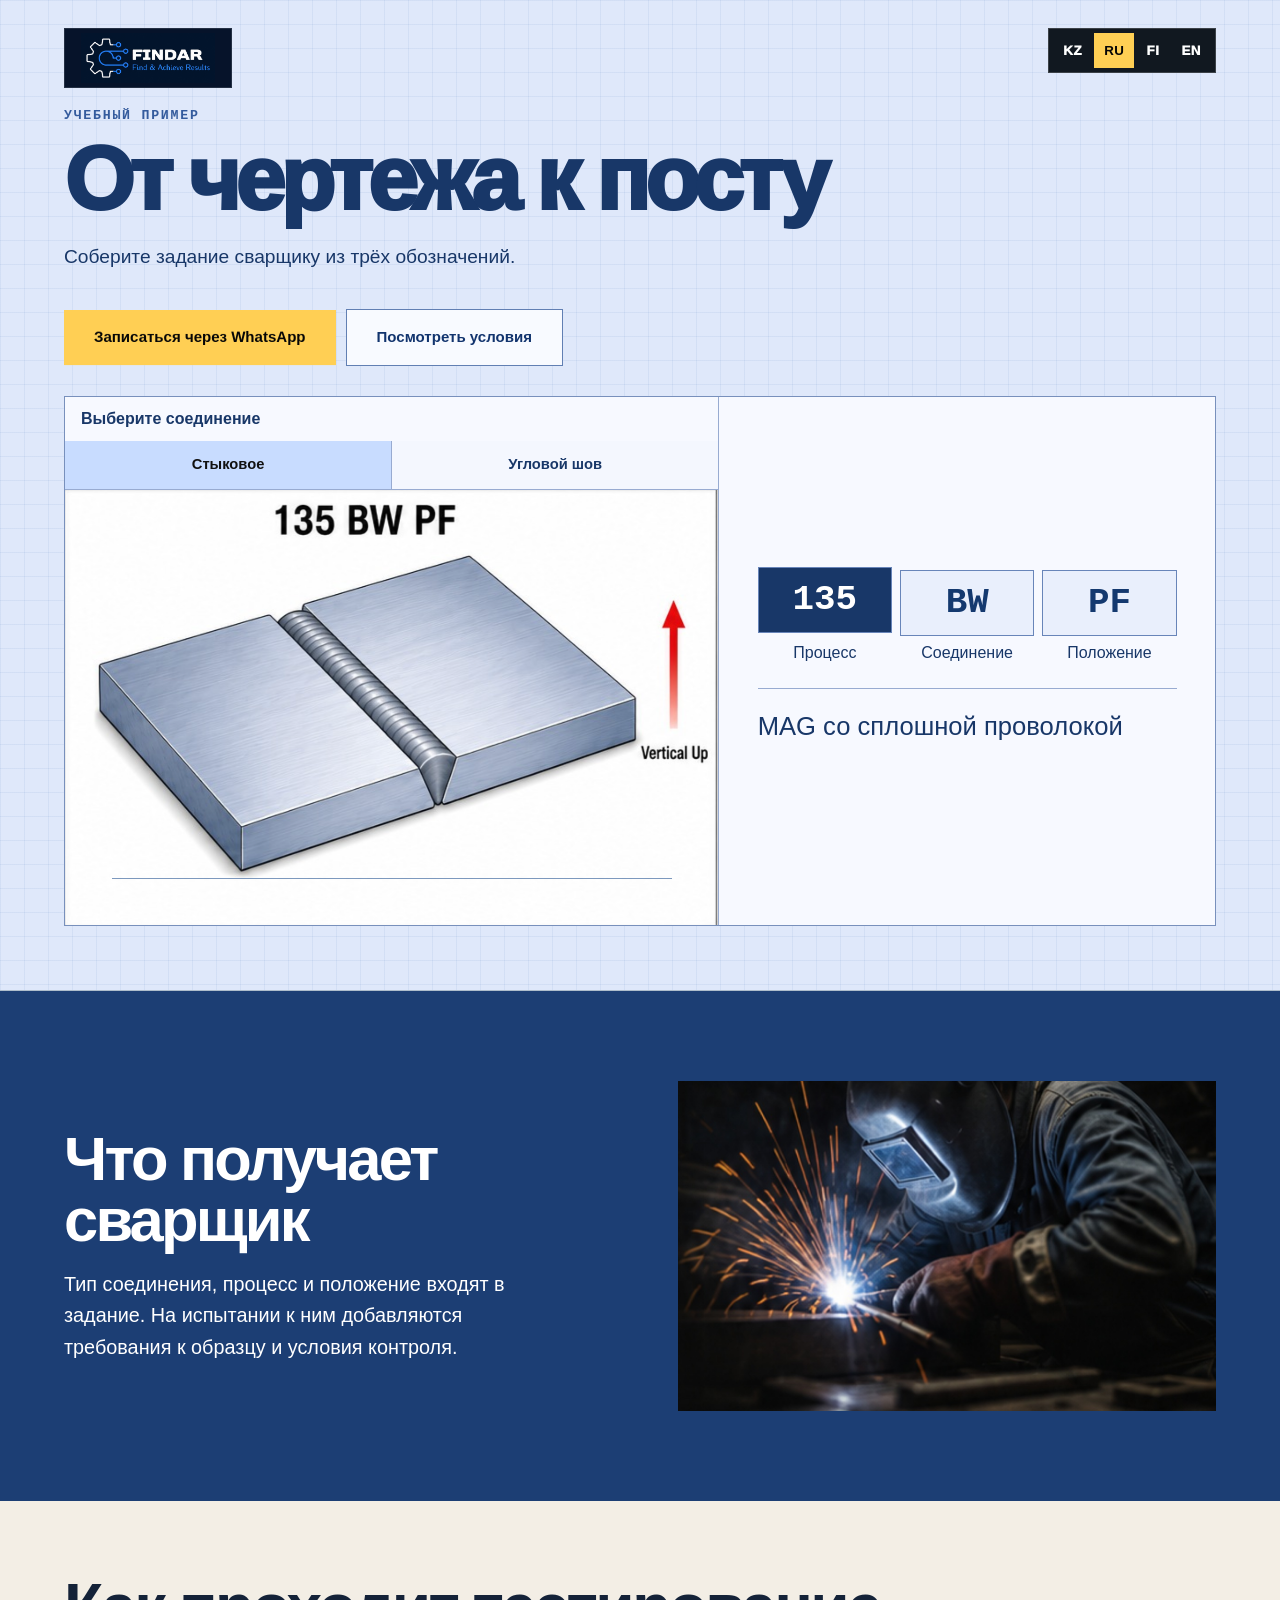
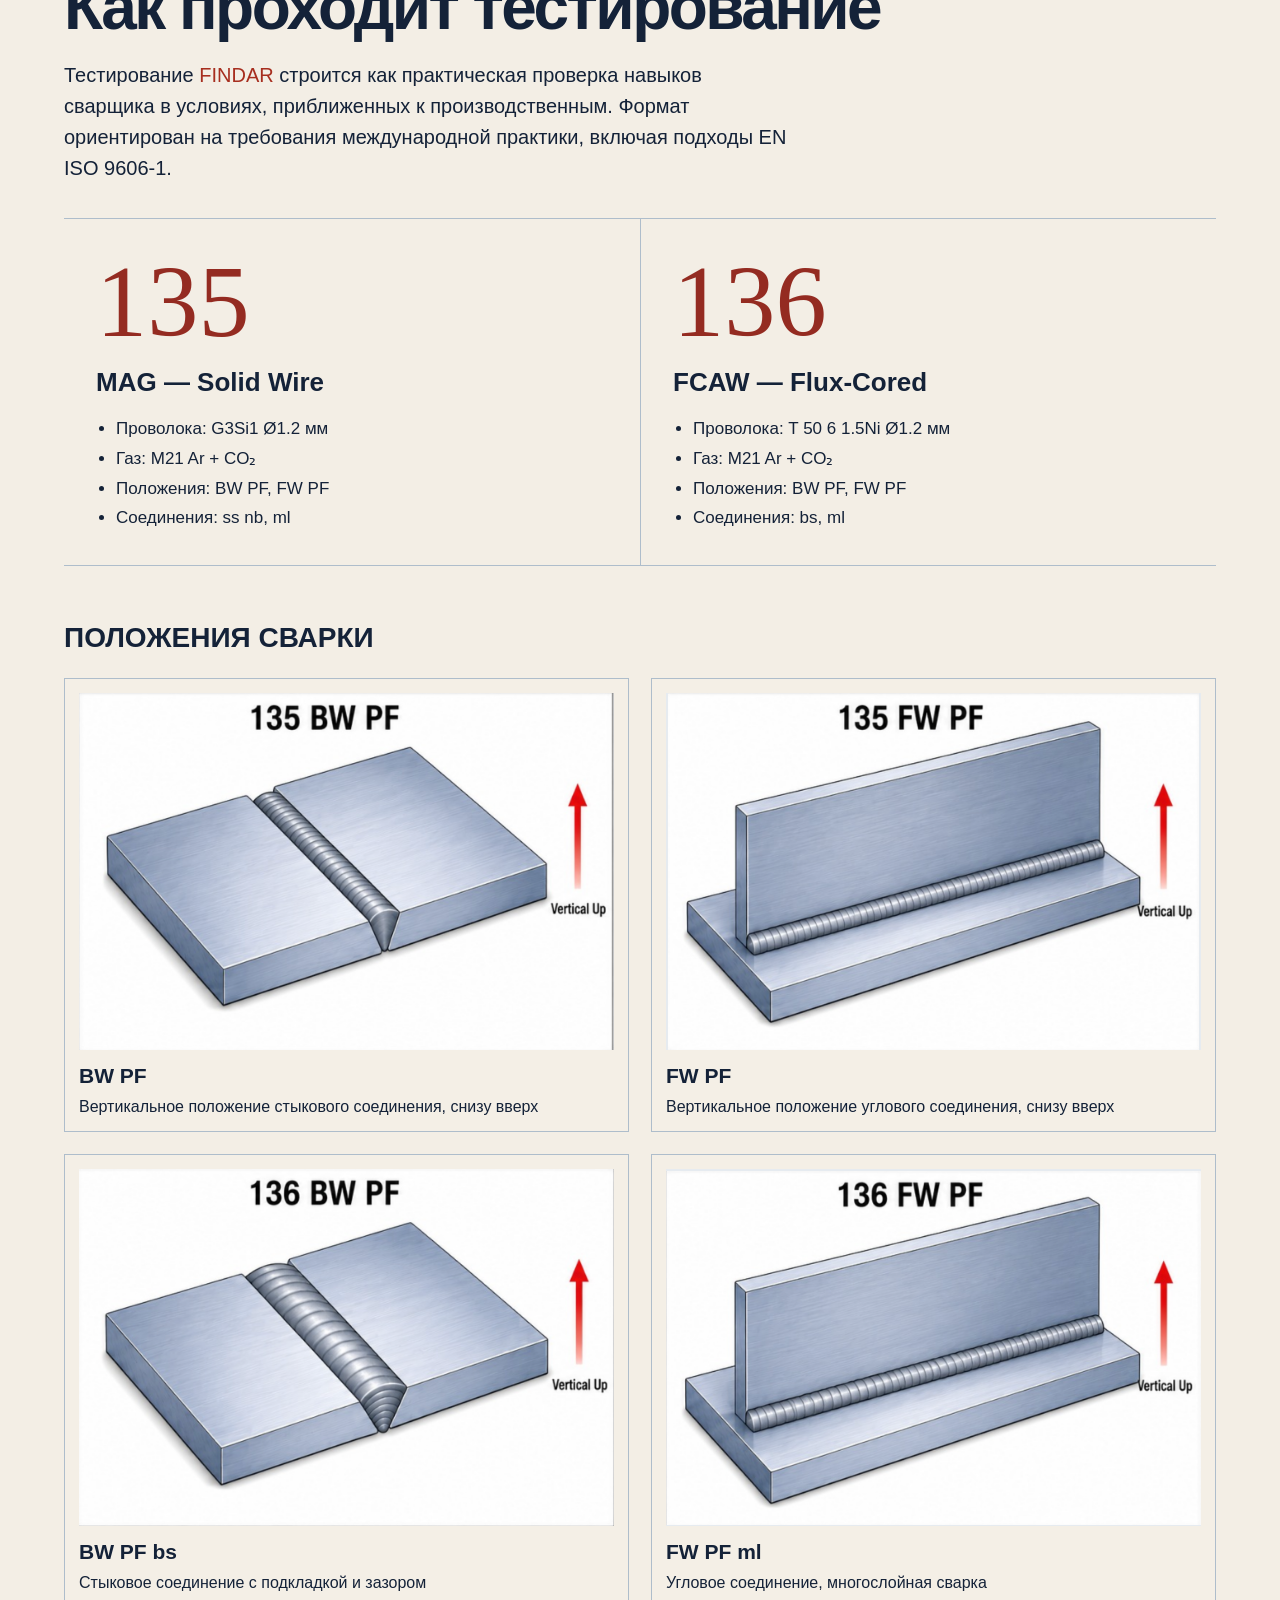
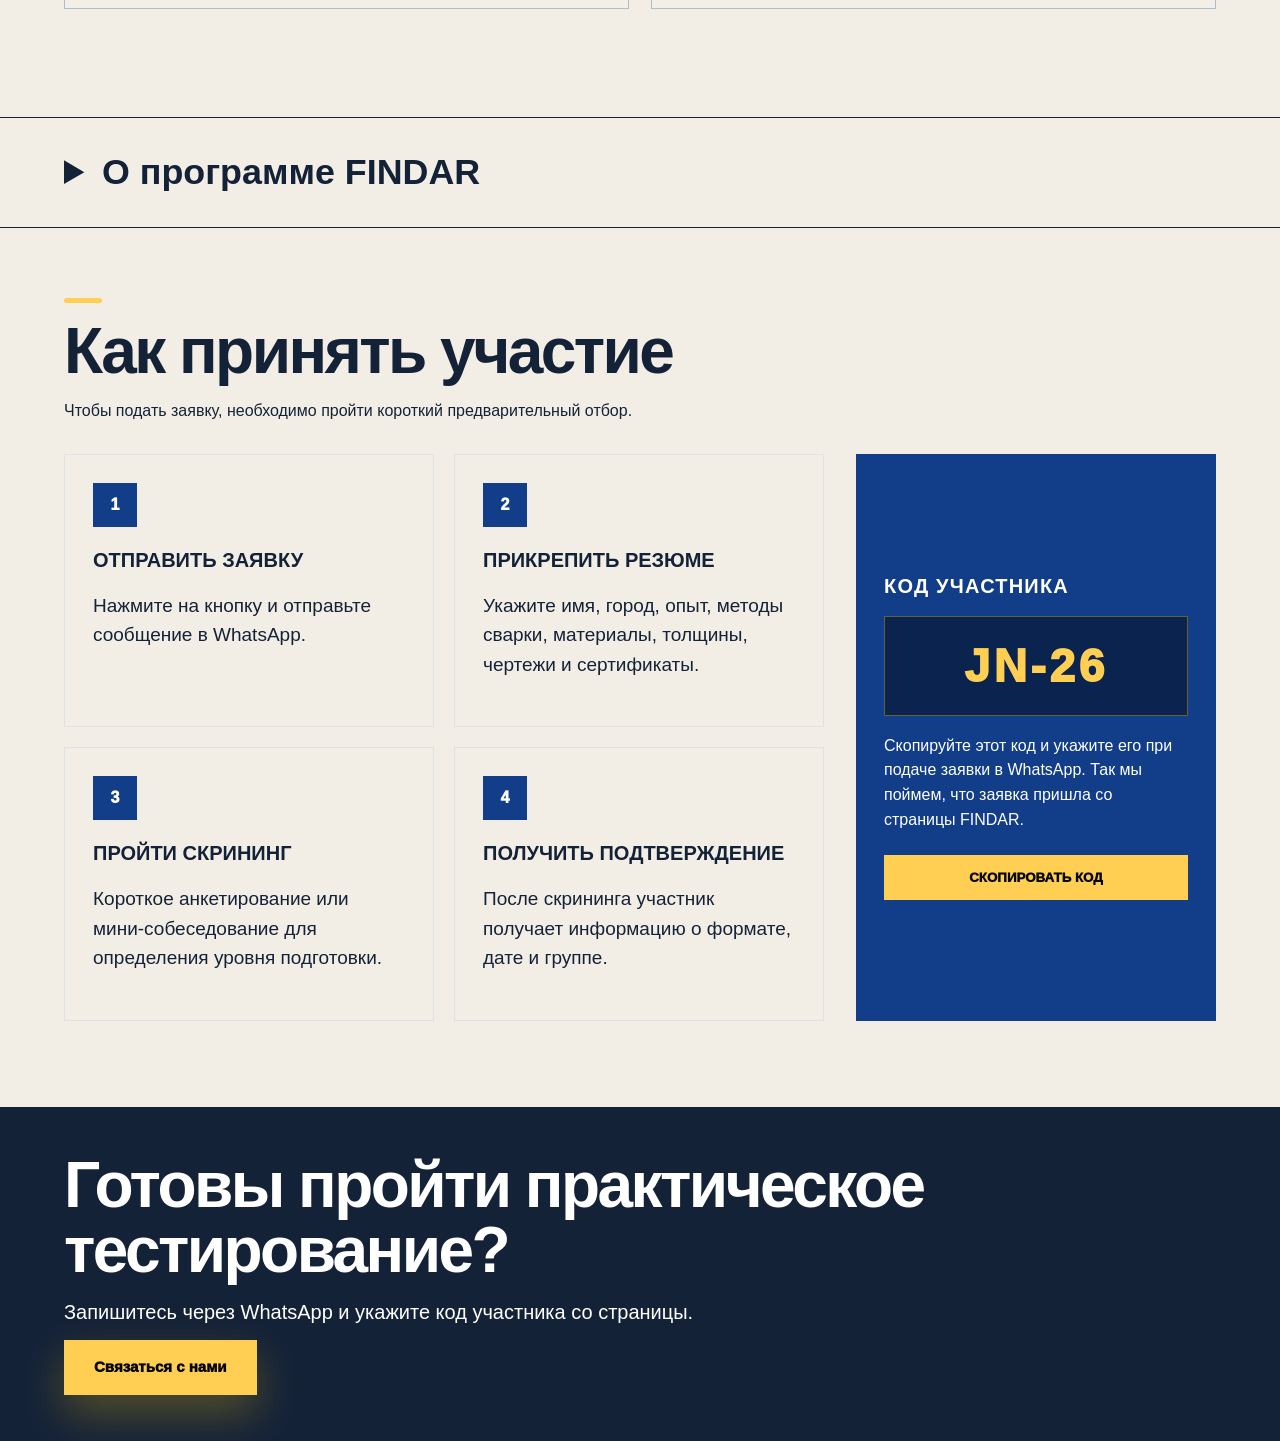
<file: drawing-study/index.html>
<!doctype html>
<html lang="ru">
<head>
  <meta charset="utf-8" />
  <meta name="viewport" content="width=device-width, initial-scale=1" />
  <title>От чертежа к посту — FINDAR</title>
  <meta name="description" content="FINDAR — центр практической оценки и тестирования сварщиков в Казахстане." />
  <link rel="stylesheet" href="../styles.css" />
  <link rel="stylesheet" href="../styles-desktop.css" media="(min-width: 621px)" />
  <link rel="stylesheet" href="../styles-mobile.css" media="(max-width: 620px)" />
  <link rel="stylesheet" href="../design.css" />
  <link rel="stylesheet" href="study.css">
  <script defer src="study.js"></script>
</head>
<body class="study-page drawing">
  <main class="page">
    <section class="hero study-hero"><div class="container hero-inner"><div class="site-header" id="siteHeader">
          <div class="logo-card"><img src="../assets/findar-logo.png" alt="FINDAR"></div>
          <div class="lang-switch" aria-label="Выбор языка">
            <button type="button" data-lang="kk">KZ</button>
            <button type="button" data-lang="ru" class="active">RU</button>
            <button type="button" data-lang="fi">FI</button>
            <button type="button" data-lang="en">EN</button>
          </div>
        </div><div class="drawing-heading"><div><p class="study-type">Учебный пример</p><h1>От чертежа к посту</h1><p class="study-intro">Соберите задание сварщику из трёх обозначений.</p></div><div class="hero-actions"><a class="btn primary wa-link hero-wa" href="#participate">Записаться через WhatsApp</a><a class="btn secondary" href="#testing">Посмотреть условия</a></div></div>
  <div class="drawing-layout"><figure class="drawing-paper">
    <div class="drawing-illustration">
      <img src="../assets/welding-position-bw-pf.png" width="700" height="468" alt="" fetchpriority="high" data-plate="BW">
      <img src="../assets/welding-position-fw-pf.png" width="700" height="468" alt="" data-plate="FW" hidden>
    </div>
    <figcaption>Выберите соединение</figcaption>
    <div class="study-controls" role="group"><button type="button" data-joint="BW" aria-pressed="true">Стыковое</button><button type="button" data-joint="FW" aria-pressed="false">Угловой шов</button></div>
  </figure>
  <div class="drawing-sheet">
    <ol class="spec-list">
      <li><button type="button" data-key="135" aria-pressed="false" aria-controls="task-detail">135</button><span>Процесс</span></li>
      <li><button type="button" data-key="joint" aria-pressed="false" aria-controls="task-detail">BW</button><span>Соединение</span></li>
      <li><button type="button" data-key="PF" aria-pressed="false" aria-controls="task-detail">PF</button><span>Положение</span></li>
    </ol>
    <div class="task-detail" id="task-detail" aria-live="polite">
       <p data-word="135">MAG со сплошной проволокой</p>
       <p data-word="BW" hidden>Пластины сходятся кромками.</p>
       <p data-word="FW" hidden>Угловой шов в тавровом соединении.</p>
       <p data-word="PF" hidden>Вертикально снизу вверх.</p>
    </div>
  </div></div></div></section>
<section class="study-follow"><div class="container study-follow-grid"><div><h2>Что получает сварщик</h2><p>Тип соединения, процесс и положение входят в задание. На испытании к ним добавляются требования к образцу и условия контроля.</p></div><figure><img src="../assets/hero-welding.jpg" width="1400" height="860" alt="" loading="lazy"></figure></div></section>
    <section class="section-dark testing" id="testing">
      <div class="container">
        <div class="section-head light">
          <h2>Как проходит тестирование</h2>
          <p>Тестирование <span class="brand-blue">FINDAR</span> строится как практическая проверка навыков сварщика в условиях, приближенных к производственным. Формат ориентирован на требования международной практики, включая подходы EN ISO 9606-1.</p>
        </div>

        <div class="process-cards">
          <article class="process-card">
            <div class="process-text"><strong>135</strong><h3>MAG — Solid Wire</h3><ul><li>Проволока: G3Si1 Ø1.2 мм</li><li>Газ: M21 Ar + CO₂</li><li>Положения: BW PF, FW PF</li><li>Соединения: ss nb, ml</li></ul></div>
          </article>
          <article class="process-card">
            <div class="process-text"><strong>136</strong><h3>FCAW — Flux-Cored</h3><ul><li>Проволока: T 50 6 1.5Ni Ø1.2 мм</li><li>Газ: M21 Ar + CO₂</li><li>Положения: BW PF, FW PF</li><li>Соединения: bs, ml</li></ul></div>
          </article>
        </div>

        <div class="positions">
          <h3>Положения сварки</h3>
          <div class="positions-grid">
            <div class="position-item">
              <img src="../assets/welding-position-bw-pf.png" alt="BW PF" width="1302" height="868" loading="lazy">
              <b>BW PF</b><span>Вертикальное положение стыкового соединения, снизу вверх</span>
            </div>
            <div class="position-item">
              <img src="../assets/welding-position-fw-pf.png" alt="FW PF" width="1292" height="868" loading="lazy">
              <b>FW PF</b><span>Вертикальное положение углового соединения, снизу вверх</span>
            </div>
            <div class="position-item">
              <img src="../assets/welding-position-bw-pf-bs.png" alt="BW PF bs" width="1294" height="864" loading="lazy">
              <b>BW PF bs</b><span>Стыковое соединение с подкладкой и зазором</span>
            </div>
            <div class="position-item">
              <img src="../assets/welding-position-fw-pf-ml.png" alt="FW PF ml" width="1298" height="860" loading="lazy">
              <b>FW PF ml</b><span>Угловое соединение, многослойная сварка</span>
            </div>
          </div>
        </div>
      </div>
    </section>

<details class="program"><summary>О программе FINDAR</summary>    <section class="section-light compact">
      <div class="container two-col">
        <div class="card">
          <h3>Чем мы занимаемся</h3>
          <p>FINDAR помогает сварщикам подготовиться к работе в проектах, где важны качество, дисциплина, стабильность выполнения шва и понимание технических требований.</p>
          <ul class="check-list">
            <li>практические навыки сварки;</li>
            <li>качество сварных соединений;</li>
            <li>соблюдение требований безопасности;</li>
            <li>умение работать по заданию;</li>
            <li>понимание производственных стандартов;</li>
            <li>готовность к работе по международным требованиям.</li>
          </ul>
        </div>
        <div class="card dark-card">
          <h3>Наши преимущества</h3>
          <div class="adv-grid">
            <div><b>Практический формат</b><span>Реальные сварочные задания вместо формальной анкеты.</span></div>
            <div><b>Международные требования</b><span>Подходы, близкие к европейской и международной практике.</span></div>
            <div><b>Обратная связь</b><span>Понятный разбор результата, ошибок и зон развития.</span></div>
            <div><b>Контроль качества</b><span>VT, UT, PT.</span></div>
            <div><b>Видеоанализ</b><span>Разбор техники, положения горелки и стабильности движения.</span></div>
            <div><b>Развитие</b><span>Ориентир для профессионального роста и подготовки.</span></div>
          </div>
        </div>
      </div>
    </section>

    <section class="section-dark project" id="project">
      <div class="container">
        <div class="section-head light">
          <h2>Международный пилотный проект для сварщиков в Казахстане</h2>
          <p><span class="brand-blue">FINDAR</span> запускает международный пилотный проект по оценке и развитию квалификации сварщиков в Казахстане.</p>
        </div>
        <div class="card project-card">
          <p>Мы приглашаем сварщиков принять участие в практическом мероприятии, где участники смогут проверить свой уровень, выполнить сварочные задания по производственным требованиям и получить профессиональную обратную связь от специалистов.</p>
          <p>Проект направлен не только на оценку текущих навыков, но и на дальнейшее развитие сварщиков: понимание требований безопасности, качества сварных соединений, чтения технических заданий, работы по современным производственным стандартам и подготовки к международной практике.</p>
          <p>Лучшие участники смогут быть рассмотрены для дальнейших этапов проекта, профессионального обмена опытом, дополнительной подготовки и участия в международных программах развития.</p>
        </div>
      </div>
    </section>

    <section class="section-light included">
      <div class="container">
        <div class="section-head"><div class="accent-line"></div><h2>Что входит в проект</h2></div>
        <div class="feature-grid">
          <div class="mini-card"><h3>Практическая оценка</h3><p>Проверка профессиональных навыков через реальные сварочные задания.</p></div>
          <div class="mini-card"><h3>Производственные требования</h3><p>Выполнение заданий с учетом качества, дисциплины и безопасности.</p></div>
          <div class="mini-card"><h3>Обратная связь</h3><p>Разбор результата, ошибок, техники и дальнейших зон развития.</p></div>
          <div class="mini-card"><h3>Видеоанализ</h3><p>Разбор процесса сварки: техника, положение горелки, стабильность движения.</p></div>
          <div class="mini-card"><h3>Стандарты и чертежи</h3><p>Базовое понимание требований европейских и международных стандартов.</p></div>
          <div class="mini-card"><h3>Тренинги</h3><p>Обучающие мастер-классы и рекомендации по дальнейшему развитию.</p></div>
        </div>

        <div class="evaluated">
          <div class="section-head"><div class="accent-line"></div><h2>Что оценивается</h2></div>
          <div class="two-col small-gap">
            <div class="card"><h3>В ходе мероприятия будут оцениваться</h3><ul class="check-list"><li>практические навыки сварки;</li><li>качество выполнения сварных соединений;</li><li>соблюдение требований безопасности;</li><li>стабильность техники сварки;</li><li>понимание задания и производственной дисциплины;</li><li>готовность работать по современным производственным стандартам.</li></ul></div>
            <div class="card dark-card"><h3>Контроль качества</h3><p>Для более объективной оценки могут применяться визуальный контроль, ультразвуковой контроль и капиллярный / пенетрантный контроль.</p><p>Количество мест ограничено. Участие проводится по предварительной регистрации.</p></div>
          </div>
        </div>
      </div>
    </section>

</details>    <section class="section-light participate" id="participate">
      <div class="container">
        <div class="section-head"><div class="accent-line"></div><h2>Как принять участие</h2><p>Чтобы подать заявку, необходимо пройти короткий предварительный отбор.</p></div>
        <div class="participate-layout">
          <div class="steps">
            <div class="step"><span>1</span><h3>Отправить заявку</h3><p>Нажмите на кнопку и отправьте сообщение в WhatsApp.</p></div>
            <div class="step"><span>2</span><h3>Прикрепить резюме</h3><p>Укажите имя, город, опыт, методы сварки, материалы, толщины, чертежи и сертификаты.</p></div>
            <div class="step"><span>3</span><h3>Пройти скрининг</h3><p>Короткое анкетирование или мини-собеседование для определения уровня подготовки.</p></div>
            <div class="step"><span>4</span><h3>Получить подтверждение</h3><p>После скрининга участник получает информацию о формате, дате и группе.</p></div>
          </div>
          <aside class="code-box">
            <h3>Код участника</h3>
            <div id="visitorCode" class="visitor-code">FND-000</div>
            <p>Скопируйте этот код и укажите его при подаче заявки в WhatsApp. Так мы поймем, что заявка пришла со страницы FINDAR.</p>
            <button type="button" id="copyCode">Скопировать код</button>
          </aside>
        </div>
      </div>
    </section>

    <section class="cta section-dark">
      <div class="container cta-inner">
        <div><h2>Готовы пройти практическое тестирование?</h2><p>Запишитесь через WhatsApp и укажите код участника со страницы.</p></div>
        <a class="btn primary wa-link" href="#">Связаться с нами</a>
      </div>
    </section>
  </main>

  <a class="mobile-bottom-wa wa-link" href="#participate" inert>Записаться через WhatsApp</a>

  <script>
    (function () {

      const translations = {
        ru: {
          'Международный пилотный проект в Казахстане':'Международный пилотный проект в Казахстане',
          'Практическое тестирование сварщиков':'Практическое тестирование сварщиков',
          'Оценка профессиональных навыков с ориентацией на международные требования, современные производственные стандарты и дальнейшее развитие специалиста.':'Оценка профессиональных навыков с ориентацией на международные требования, современные производственные стандарты и дальнейшее развитие специалиста.',
          'Записаться через WhatsApp':'Записаться через WhatsApp','Как участвовать':'Как участвовать','Блок 1':'Блок 1','Блок 2':'Блок 2','Блок 3':'Блок 3',
          'FINDAR — центр практической оценки и тестирования сварщиков':'FINDAR — центр практической оценки и тестирования сварщиков',
          'FINDAR — это практическая площадка в Казахстане для оценки, тестирования и развития квалификации сварщиков с ориентацией на международные требования и современные производственные стандарты.':'FINDAR — это практическая площадка в Казахстане для оценки, тестирования и развития квалификации сварщиков с ориентацией на международные требования и современные производственные стандарты.',
          'Мы проводим практическое тестирование сварщиков в условиях, приближенных к реальному производству: участники выполняют сварочные задания, демонстрируют технику работы, соблюдение требований безопасности и качество выполнения сварных соединений.':'Мы проводим практическое тестирование сварщиков в условиях, приближенных к реальному производству: участники выполняют сварочные задания, демонстрируют технику работы, соблюдение требований безопасности и качество выполнения сварных соединений.',
          'Наша задача — объективно определить текущий уровень специалиста, выявить сильные стороны, показать зоны для улучшения и дать понятные рекомендации для дальнейшего профессионального развития.':'Наша задача — объективно определить текущий уровень специалиста, выявить сильные стороны, показать зоны для улучшения и дать понятные рекомендации для дальнейшего профессионального развития.',
          'Чем мы занимаемся':'Чем мы занимаемся','Наши преимущества':'Наши преимущества',
          'FINDAR помогает сварщикам подготовиться к работе в проектах, где важны качество, дисциплина, стабильность выполнения шва и понимание технических требований.':'FINDAR помогает сварщикам подготовиться к работе в проектах, где важны качество, дисциплина, стабильность выполнения шва и понимание технических требований.',
          'практические навыки сварки;':'практические навыки сварки;','качество сварных соединений;':'качество сварных соединений;','соблюдение требований безопасности;':'соблюдение требований безопасности;','умение работать по заданию;':'умение работать по заданию;','понимание производственных стандартов;':'понимание производственных стандартов;','готовность к работе по международным требованиям.':'готовность к работе по международным требованиям.',
          'Практический формат':'Практический формат','Реальные сварочные задания вместо формальной анкеты.':'Реальные сварочные задания вместо формальной анкеты.','Международные требования':'Международные требования','Подходы, близкие к европейской и международной практике.':'Подходы, близкие к европейской и международной практике.','Обратная связь':'Обратная связь','Понятный разбор результата, ошибок и зон развития.':'Понятный разбор результата, ошибок и зон развития.','Контроль качества':'Контроль качества','VT, UT и капиллярный / пенетрантный контроль.':'VT, UT и капиллярный / пенетрантный контроль.','Видеоанализ':'Видеоанализ','Разбор техники, положения горелки и стабильности движения.':'Разбор техники, положения горелки и стабильности движения.','Развитие':'Развитие','Ориентир для профессионального роста и подготовки.':'Ориентир для профессионального роста и подготовки.',
          'Международный пилотный проект для сварщиков в Казахстане':'Международный пилотный проект для сварщиков в Казахстане','FINDAR запускает международный пилотный проект по оценке и развитию квалификации сварщиков в Казахстане.':'FINDAR запускает международный пилотный проект по оценке и развитию квалификации сварщиков в Казахстане.',
          'Мы приглашаем сварщиков принять участие в практическом мероприятии, где участники смогут проверить свой уровень, выполнить сварочные задания по производственным требованиям и получить профессиональную обратную связь от специалистов.':'Мы приглашаем сварщиков принять участие в практическом мероприятии, где участники смогут проверить свой уровень, выполнить сварочные задания по производственным требованиям и получить профессиональную обратную связь от специалистов.',
          'Проект направлен не только на оценку текущих навыков, но и на дальнейшее развитие сварщиков: понимание требований безопасности, качества сварных соединений, чтения технических заданий, работы по современным производственным стандартам и подготовки к международной практике.':'Проект направлен не только на оценку текущих навыков, но и на дальнейшее развитие сварщиков: понимание требований безопасности, качества сварных соединений, чтения технических заданий, работы по современным производственным стандартам и подготовки к международной практике.',
          'Лучшие участники смогут быть рассмотрены для дальнейших этапов проекта, профессионального обмена опытом, дополнительной подготовки и участия в международных программах развития.':'Лучшие участники смогут быть рассмотрены для дальнейших этапов проекта, профессионального обмена опытом, дополнительной подготовки и участия в международных программах развития.',
          'Как проходит тестирование':'Как проходит тестирование','Тестирование строится как практическая проверка навыков сварщика в условиях, приближенных к производственным. Формат ориентирован на требования международной практики, включая подходы EN ISO 9606-1.':'Тестирование строится как практическая проверка навыков сварщика в условиях, приближенных к производственным. Формат ориентирован на требования международной практики, включая подходы EN ISO 9606-1.',
          'MAG — Solid Wire':'MAG — Solid Wire','FCAW — Flux-Cored':'FCAW — Flux-Cored','Проволока: G3Si1 Ø1.2 мм':'Проволока: G3Si1 Ø1.2 мм','Проволока: T 50 6 1.5Ni Ø1.2 мм':'Проволока: T 50 6 1.5Ni Ø1.2 мм','Газ: M21 Ar + CO₂':'Газ: M21 Ar + CO₂','Положения: BW PF, FW PF':'Положения: BW PF, FW PF','Соединения: ss nb, ml':'Соединения: ss nb, ml','Соединения: bs, ml':'Соединения: bs, ml',
          'Положения сварки':'Положения сварки','Вертикальное положение стыкового соединения, снизу вверх':'Вертикальное положение стыкового соединения, снизу вверх','Вертикальное положение углового соединения, снизу вверх':'Вертикальное положение углового соединения, снизу вверх','Стыковое соединение с подкладкой и зазором':'Стыковое соединение с подкладкой и зазором','Угловое соединение, многослойная сварка':'Угловое соединение, многослойная сварка',
          'Что входит в проект':'Что входит в проект','Практическая оценка':'Практическая оценка','Проверка профессиональных навыков через реальные сварочные задания.':'Проверка профессиональных навыков через реальные сварочные задания.','Производственные требования':'Производственные требования','Выполнение заданий с учетом качества, дисциплины и безопасности.':'Выполнение заданий с учетом качества, дисциплины и безопасности.','Разбор результата, ошибок, техники и дальнейших зон развития.':'Разбор результата, ошибок, техники и дальнейших зон развития.','Разбор процесса сварки: техника, положение горелки, стабильность движения.':'Разбор процесса сварки: техника, положение горелки, стабильность движения.','Стандарты и чертежи':'Стандарты и чертежи','Базовое понимание требований европейских и международных стандартов.':'Базовое понимание требований европейских и международных стандартов.','Тренинги':'Тренинги','Обучающие мастер-классы и рекомендации по дальнейшему развитию.':'Обучающие мастер-классы и рекомендации по дальнейшему развитию.',
          'Примеры работ':'Примеры работ','Что оценивается':'Что оценивается','В ходе мероприятия будут оцениваться':'В ходе мероприятия будут оцениваться','качество выполнения сварных соединений;':'качество выполнения сварных соединений;','стабильность техники сварки;':'стабильность техники сварки;','понимание задания и производственной дисциплины;':'понимание задания и производственной дисциплины;','готовность работать по современным производственным стандартам.':'готовность работать по современным производственным стандартам.','Для более объективной оценки могут применяться визуальный контроль, ультразвуковой контроль и капиллярный / пенетрантный контроль.':'Для более объективной оценки могут применяться визуальный контроль, ультразвуковой контроль и капиллярный / пенетрантный контроль.','Количество мест ограничено. Участие проводится по предварительной регистрации.':'Количество мест ограничено. Участие проводится по предварительной регистрации.',
          'Как принять участие':'Как принять участие','Чтобы подать заявку, необходимо пройти короткий предварительный отбор.':'Чтобы подать заявку, необходимо пройти короткий предварительный отбор.','Отправить заявку':'Отправить заявку','Нажмите на кнопку и отправьте сообщение в WhatsApp.':'Нажмите на кнопку и отправьте сообщение в WhatsApp.','Прикрепить резюме':'Прикрепить резюме','Укажите имя, город, опыт, методы сварки, материалы, толщины, чертежи и сертификаты.':'Укажите имя, город, опыт, методы сварки, материалы, толщины, чертежи и сертификаты.','Пройти скрининг':'Пройти скрининг','Короткое анкетирование или мини-собеседование для определения уровня подготовки.':'Короткое анкетирование или мини-собеседование для определения уровня подготовки.','Получить подтверждение':'Получить подтверждение','После скрининга участник получает информацию о формате, дате и группе.':'После скрининга участник получает информацию о формате, дате и группе.','Код участника':'Код участника','Скопируйте этот код и укажите его при подаче заявки в WhatsApp. Так мы поймем, что заявка пришла со страницы FINDAR.':'Скопируйте этот код и укажите его при подаче заявки в WhatsApp. Так мы поймем, что заявка пришла со страницы FINDAR.','Скопировать код':'Скопировать код','Код скопирован':'Код скопирован','Готовы пройти практическое тестирование?':'Готовы пройти практическое тестирование?','Запишитесь через WhatsApp и укажите код участника со страницы.':'Запишитесь через WhatsApp и укажите код участника со страницы.','Связаться с нами':'Связаться с нами'
        },
        en: {}, kk: {}, fi: {}
      };
      Object.assign(translations.en, {
        'Международный пилотный проект в Казахстане':'International pilot project in Kazakhstan','Практическое тестирование сварщиков':'Practical welder testing','Оценка профессиональных навыков с ориентацией на международные требования, современные производственные стандарты и дальнейшее развитие специалиста.':'Assessment of professional skills with a focus on international requirements, modern production standards and further professional development.','Записаться через WhatsApp':'Register via WhatsApp','Как участвовать':'How to participate','Блок 1':'Block 1','Блок 2':'Block 2','Блок 3':'Block 3','FINDAR — центр практической оценки и тестирования сварщиков':'FINDAR — Practical Welder Assessment and Testing Center','FINDAR — это практическая площадка в Казахстане для оценки, тестирования и развития квалификации сварщиков с ориентацией на международные требования и современные производственные стандарты.':'FINDAR is a practical platform in Kazakhstan for assessing, testing and developing welders’ qualifications with a focus on international requirements and modern production standards.','Мы проводим практическое тестирование сварщиков в условиях, приближенных к реальному производству: участники выполняют сварочные задания, демонстрируют технику работы, соблюдение требований безопасности и качество выполнения сварных соединений.':'We conduct practical welder testing in conditions close to real production: participants complete welding tasks and demonstrate technique, safety compliance and weld quality.','Наша задача — объективно определить текущий уровень специалиста, выявить сильные стороны, показать зоны для улучшения и дать понятные рекомендации для дальнейшего профессионального развития.':'Our goal is to objectively identify the specialist’s current level, strengths, areas for improvement and provide clear recommendations for further development.','Чем мы занимаемся':'What we do','Наши преимущества':'Our advantages','FINDAR помогает сварщикам подготовиться к работе в проектах, где важны качество, дисциплина, стабильность выполнения шва и понимание технических требований.':'FINDAR helps welders prepare for projects where quality, discipline, weld stability and understanding of technical requirements matter.','практические навыки сварки;':'practical welding skills;','качество сварных соединений;':'quality of welded joints;','соблюдение требований безопасности;':'safety compliance;','умение работать по заданию;':'ability to work according to the task;','понимание производственных стандартов;':'understanding of production standards;','готовность к работе по международным требованиям.':'readiness to work according to international requirements.','Практический формат':'Practical format','Реальные сварочные задания вместо формальной анкеты.':'Real welding tasks instead of a formal questionnaire.','Международные требования':'International requirements','Подходы, близкие к европейской и международной практике.':'Approaches close to European and international practice.','Обратная связь':'Feedback','Понятный разбор результата, ошибок и зон развития.':'Clear review of results, mistakes and development areas.','Контроль качества':'Quality control','VT, UT и капиллярный / пенетрантный контроль.':'VT, UT and capillary / penetrant testing.','Видеоанализ':'Video analysis','Разбор техники, положения горелки и стабильности движения.':'Review of technique, torch position and movement stability.','Развитие':'Development','Ориентир для профессионального роста и подготовки.':'A guide for professional growth and preparation.','Международный пилотный проект для сварщиков в Казахстане':'International pilot project for welders in Kazakhstan','FINDAR запускает международный пилотный проект по оценке и развитию квалификации сварщиков в Казахстане.':'FINDAR is launching an international pilot project for assessment and development of welders’ qualifications in Kazakhstan.','Мы приглашаем сварщиков принять участие в практическом мероприятии, где участники смогут проверить свой уровень, выполнить сварочные задания по производственным требованиям и получить профессиональную обратную связь от специалистов.':'We invite welders to participate in a practical event where they can check their level, complete production-based welding tasks and receive professional feedback.','Проект направлен не только на оценку текущих навыков, но и на дальнейшее развитие сварщиков: понимание требований безопасности, качества сварных соединений, чтения технических заданий, работы по современным производственным стандартам и подготовки к международной практике.':'The project focuses not only on skill assessment, but also on further development: safety requirements, weld quality, reading technical tasks, modern production standards and preparation for international practice.','Лучшие участники смогут быть рассмотрены для дальнейших этапов проекта, профессионального обмена опытом, дополнительной подготовки и участия в международных программах развития.':'Top participants may be considered for next project stages, professional exchange, additional preparation and international development programs.','Как проходит тестирование':'How testing works','Тестирование строится как практическая проверка навыков сварщика в условиях, приближенных к производственным. Формат ориентирован на требования международной практики, включая подходы EN ISO 9606-1.':'Testing is built as a practical skill check in conditions close to production. The format is oriented toward international practice, including EN ISO 9606-1 approaches.','Проволока: G3Si1 Ø1.2 мм':'Wire: G3Si1 Ø1.2 mm','Проволока: T 50 6 1.5Ni Ø1.2 мм':'Wire: T 50 6 1.5Ni Ø1.2 mm','Газ: M21 Ar + CO₂':'Gas: M21 Ar + CO₂','Положения: BW PF, FW PF':'Positions: BW PF, FW PF','Соединения: ss nb, ml':'Joints: ss nb, ml','Соединения: bs, ml':'Joints: bs, ml','Положения сварки':'Welding positions','Вертикальное положение стыкового соединения, снизу вверх':'Butt weld position','Вертикальное положение углового соединения, снизу вверх':'Fillet weld position','Стыковое соединение с подкладкой и зазором':'Butt weld with backing and gap','Угловое соединение, многослойная сварка':'Fillet weld, multilayer welding','Что входит в проект':'What the project includes','Практическая оценка':'Practical assessment','Проверка профессиональных навыков через реальные сварочные задания.':'Skill assessment through real welding tasks.','Производственные требования':'Production requirements','Выполнение заданий с учетом качества, дисциплины и безопасности.':'Tasks performed with quality, discipline and safety in mind.','Разбор результата, ошибок, техники и дальнейших зон развития.':'Review of results, errors, technique and development areas.','Разбор процесса сварки: техника, положение горелки, стабильность движения.':'Review of welding process: technique, torch position, movement stability.','Стандарты и чертежи':'Standards and drawings','Базовое понимание требований европейских и международных стандартов.':'Basic understanding of European and international standards.','Тренинги':'Training','Обучающие мастер-классы и рекомендации по дальнейшему развитию.':'Training workshops and recommendations for further development.','Примеры работ':'Work examples','Что оценивается':'What is assessed','В ходе мероприятия будут оцениваться':'During the event we assess','качество выполнения сварных соединений;':'quality of welded joints;','стабильность техники сварки;':'stability of welding technique;','понимание задания и производственной дисциплины;':'task understanding and production discipline;','готовность работать по современным производственным стандартам.':'readiness to work by modern production standards.','Для более объективной оценки могут применяться визуальный контроль, ультразвуковой контроль и капиллярный / пенетрантный контроль.':'For a more objective assessment, visual testing, ultrasonic testing and capillary / penetrant testing may be used.','Количество мест ограничено. Участие проводится по предварительной регистрации.':'Places are limited. Participation is by prior registration.','Как принять участие':'How to participate','Чтобы подать заявку, необходимо пройти короткий предварительный отбор.':'To apply, participants must pass a short preliminary screening.','Отправить заявку':'Send an application','Нажмите на кнопку и отправьте сообщение в WhatsApp.':'Click the button and send a WhatsApp message.','Прикрепить резюме':'Attach your CV','Укажите имя, город, опыт, методы сварки, материалы, толщины, чертежи и сертификаты.':'Provide your name, city, experience, welding methods, materials, thicknesses, drawings and certificates.','Пройти скрининг':'Pass screening','Короткое анкетирование или мини-собеседование для определения уровня подготовки.':'A short questionnaire or mini-interview to determine your level.','Получить подтверждение':'Get confirmation','После скрининга участник получает информацию о формате, дате и группе.':'After screening, the participant receives format, date and group information.','Код участника':'Participant code','Скопируйте этот код и укажите его при подаче заявки в WhatsApp. Так мы поймем, что заявка пришла со страницы FINDAR.':'Copy this code and include it in your WhatsApp application so we know it came from the FINDAR page.','Скопировать код':'Copy code','Код скопирован':'Code copied','Готовы пройти практическое тестирование?':'Ready for practical testing?','Запишитесь через WhatsApp и укажите код участника со страницы.':'Register via WhatsApp and include the participant code from this page.','Связаться с нами':'Contact us'
      });
      Object.assign(translations.kk, {
        'Международный пилотный проект в Казахстане':'Қазақстандағы халықаралық пилоттық жоба','Практическое тестирование сварщиков':'Дәнекерлеушілерді практикалық тестілеу','Оценка профессиональных навыков с ориентацией на международные требования, современные производственные стандарты и дальнейшее развитие специалиста.':'Кәсіби дағдыларды халықаралық талаптар, заманауи өндірістік стандарттар және маманның әрі қарай дамуы тұрғысынан бағалау.','Записаться через WhatsApp':'WhatsApp арқылы жазылу','Как участвовать':'Қалай қатысуға болады','Блок 1':'1-блок','Блок 2':'2-блок','Блок 3':'3-блок','FINDAR — центр практической оценки и тестирования сварщиков':'FINDAR — дәнекерлеушілерді практикалық бағалау және тестілеу орталығы','FINDAR — это практическая площадка в Казахстане для оценки, тестирования и развития квалификации сварщиков с ориентацией на международные требования и современные производственные стандарты.':'FINDAR — Қазақстандағы дәнекерлеушілердің біліктілігін бағалау, тестілеу және дамытуға арналған практикалық алаң. Жұмыс халықаралық талаптар мен заманауи өндірістік стандарттарға бағытталған.','Мы проводим практическое тестирование сварщиков в условиях, приближенных к реальному производству: участники выполняют сварочные задания, демонстрируют технику работы, соблюдение требований безопасности и качество выполнения сварных соединений.':'Біз дәнекерлеушілерді нақты өндіріске жақын жағдайда практикалық тестілеуден өткіземіз: қатысушылар дәнекерлеу тапсырмаларын орындайды, жұмыс техникасын, қауіпсіздік талаптарын және қосылыстар сапасын көрсетеді.','Наша задача — объективно определить текущий уровень специалиста, выявить сильные стороны, показать зоны для улучшения и дать понятные рекомендации для дальнейшего профессионального развития.':'Мақсатымыз — маманның ағымдағы деңгейін объективті анықтау, күшті жақтарын табу, жақсарту аймақтарын көрсету және кәсіби даму бойынша нақты ұсыныстар беру.','Чем мы занимаемся':'Біз немен айналысамыз','Наши преимущества':'Біздің артықшылықтар','FINDAR помогает сварщикам подготовиться к работе в проектах, где важны качество, дисциплина, стабильность выполнения шва и понимание технических требований.':'FINDAR сапа, тәртіп, тігістің тұрақтылығы және техникалық талаптарды түсіну маңызды жобаларға дайындалуға көмектеседі.','практические навыки сварки;':'практикалық дәнекерлеу дағдылары;','качество сварных соединений;':'дәнекерленген қосылыстар сапасы;','соблюдение требований безопасности;':'қауіпсіздік талаптарын сақтау;','умение работать по заданию;':'тапсырма бойынша жұмыс істей білу;','понимание производственных стандартов;':'өндірістік стандарттарды түсіну;','готовность к работе по международным требованиям.':'халықаралық талаптар бойынша жұмысқа дайындық.','Практический формат':'Практикалық формат','Реальные сварочные задания вместо формальной анкеты.':'Формалды анкета емес, нақты дәнекерлеу тапсырмалары.','Международные требования':'Халықаралық талаптар','Подходы, близкие к европейской и международной практике.':'Еуропалық және халықаралық тәжірибеге жақын тәсілдер.','Обратная связь':'Кері байланыс','Понятный разбор результата, ошибок и зон развития.':'Нәтижені, қателерді және даму аймақтарын түсінікті талдау.','Контроль качества':'Сапаны бақылау','VT, UT и капиллярный / пенетрантный контроль.':'VT, UT және капиллярлық / пенетранттық бақылау.','Видеоанализ':'Бейнеталдау','Разбор техники, положения горелки и стабильности движения.':'Техника, горелка орны және қозғалыс тұрақтылығын талдау.','Развитие':'Даму','Ориентир для профессионального роста и подготовки.':'Кәсіби өсу мен дайындыққа бағыт.','Международный пилотный проект для сварщиков в Казахстане':'Қазақстандағы дәнекерлеушілерге арналған халықаралық пилоттық жоба','FINDAR запускает международный пилотный проект по оценке и развитию квалификации сварщиков в Казахстане.':'FINDAR Қазақстанда дәнекерлеушілердің біліктілігін бағалау және дамыту бойынша халықаралық пилоттық жобаны іске қосады.','Мы приглашаем сварщиков принять участие в практическом мероприятии, где участники смогут проверить свой уровень, выполнить сварочные задания по производственным требованиям и получить профессиональную обратную связь от специалистов.':'Дәнекерлеушілерді практикалық іс-шараға шақырамыз: қатысушылар өз деңгейін тексереді, өндірістік талаптар бойынша тапсырмалар орындайды және мамандардан кері байланыс алады.','Проект направлен не только на оценку текущих навыков, но и на дальнейшее развитие сварщиков: понимание требований безопасности, качества сварных соединений, чтения технических заданий, работы по современным производственным стандартам и подготовки к международной практике.':'Жоба тек ағымдағы дағдыларды бағалауға емес, әрі қарай дамытуға да бағытталған: қауіпсіздік, қосылыстар сапасы, техникалық тапсырмаларды оқу, заманауи өндірістік стандарттар және халықаралық тәжірибеге дайындық.','Лучшие участники смогут быть рассмотрены для дальнейших этапов проекта, профессионального обмена опытом, дополнительной подготовки и участия в международных программах развития.':'Үздік қатысушылар жобаның келесі кезеңдеріне, кәсіби тәжірибе алмасуға, қосымша дайындыққа және халықаралық даму бағдарламаларына қарастырылуы мүмкін.','Как проходит тестирование':'Тестілеу қалай өтеді','Тестирование строится как практическая проверка навыков сварщика в условиях, приближенных к производственным. Формат ориентирован на требования международной практики, включая подходы EN ISO 9606-1.':'Тестілеу өндірістік жағдайға жақын форматтағы практикалық тексеріс ретінде өтеді. Формат EN ISO 9606-1 тәсілдерін қоса алғанда халықаралық тәжірибе талаптарына бағытталған.','Проволока: G3Si1 Ø1.2 мм':'Сым: G3Si1 Ø1.2 мм','Проволока: T 50 6 1.5Ni Ø1.2 мм':'Сым: T 50 6 1.5Ni Ø1.2 мм','Газ: M21 Ar + CO₂':'Газ: M21 Ar + CO₂','Положения: BW PF, FW PF':'Позициялар: BW PF, FW PF','Соединения: ss nb, ml':'Қосылыстар: ss nb, ml','Соединения: bs, ml':'Қосылыстар: bs, ml','Положения сварки':'Дәнекерлеу позициялары','Вертикальное положение стыкового соединения, снизу вверх':'Түйістірілген қосылыс позициясы','Вертикальное положение углового соединения, снизу вверх':'Бұрыштық қосылыс позициясы','Стыковое соединение с подкладкой и зазором':'Астары және саңылауы бар түйістірілген қосылыс','Угловое соединение, многослойная сварка':'Бұрыштық қосылыс, көпқабатты дәнекерлеу','Что входит в проект':'Жобаға не кіреді','Практическая оценка':'Практикалық бағалау','Проверка профессиональных навыков через реальные сварочные задания.':'Нақты дәнекерлеу тапсырмалары арқылы кәсіби дағдыларды тексеру.','Производственные требования':'Өндірістік талаптар','Выполнение заданий с учетом качества, дисциплины и безопасности.':'Сапа, тәртіп және қауіпсіздікті ескере отырып тапсырмаларды орындау.','Разбор результата, ошибок, техники и дальнейших зон развития.':'Нәтижені, қателерді, техниканы және даму аймақтарын талдау.','Разбор процесса сварки: техника, положение горелки, стабильность движения.':'Дәнекерлеу процесін талдау: техника, горелка орны, қозғалыс тұрақтылығы.','Стандарты и чертежи':'Стандарттар мен сызбалар','Базовое понимание требований европейских и международных стандартов.':'Еуропалық және халықаралық стандарттар талаптарының базалық түсінігі.','Тренинги':'Тренингтер','Обучающие мастер-классы и рекомендации по дальнейшему развитию.':'Оқыту мастер-кластары және әрі қарай даму бойынша ұсыныстар.','Примеры работ':'Жұмыс үлгілері','Что оценивается':'Не бағаланады','В ходе мероприятия будут оцениваться':'Іс-шара барысында бағаланады','качество выполнения сварных соединений;':'дәнекерленген қосылыстарды орындау сапасы;','стабильность техники сварки;':'дәнекерлеу техникасының тұрақтылығы;','понимание задания и производственной дисциплины;':'тапсырманы түсіну және өндірістік тәртіп;','готовность работать по современным производственным стандартам.':'заманауи өндірістік стандарттар бойынша жұмысқа дайындық.','Для более объективной оценки могут применяться визуальный контроль, ультразвуковой контроль и капиллярный / пенетрантный контроль.':'Объективті бағалау үшін визуалды бақылау, ультрадыбыстық бақылау және капиллярлық / пенетранттық бақылау қолданылуы мүмкін.','Количество мест ограничено. Участие проводится по предварительной регистрации.':'Орын саны шектеулі. Қатысу алдын ала тіркелу арқылы жүргізіледі.','Как принять участие':'Қалай қатысуға болады','Чтобы подать заявку, необходимо пройти короткий предварительный отбор.':'Өтінім беру үшін қысқа алдын ала іріктеуден өту қажет.','Отправить заявку':'Өтінім жіберу','Нажмите на кнопку и отправьте сообщение в WhatsApp.':'Түймені басып, WhatsApp арқылы хабарлама жіберіңіз.','Прикрепить резюме':'Түйіндеме тіркеу','Укажите имя, город, опыт, методы сварки, материалы, толщины, чертежи и сертификаты.':'Атыңызды, қалаңызды, тәжірибеңізді, дәнекерлеу әдістерін, материалдарды, қалыңдықтарды, сызбалар мен сертификаттарды көрсетіңіз.','Пройти скрининг':'Скринингтен өту','Короткое анкетирование или мини-собеседование для определения уровня подготовки.':'Дайындық деңгейін анықтау үшін қысқа анкета немесе мини-сұхбат.','Получить подтверждение':'Растау алу','После скрининга участник получает информацию о формате, дате и группе.':'Скринингтен кейін қатысушы формат, күн және топ туралы ақпарат алады.','Код участника':'Қатысушы коды','Скопируйте этот код и укажите его при подаче заявки в WhatsApp. Так мы поймем, что заявка пришла со страницы FINDAR.':'Бұл кодты көшіріп, WhatsApp-та өтінім бергенде көрсетіңіз. Осылайша өтінім FINDAR парағынан келгенін білеміз.','Скопировать код':'Кодты көшіру','Код скопирован':'Код көшірілді','Готовы пройти практическое тестирование?':'Практикалық тестілеуден өтуге дайынсыз ба?','Запишитесь через WhatsApp и укажите код участника со страницы.':'WhatsApp арқылы жазылып, парақтағы қатысушы кодын көрсетіңіз.','Связаться с нами':'Бізбен байланысу'
      });
      Object.assign(translations.fi, {
        'Международный пилотный проект в Казахстане':'Kansainvälinen pilottihanke Kazakstanissa','Практическое тестирование сварщиков':'Hitsaajien käytännön testaus','Оценка профессиональных навыков с ориентацией на международные требования, современные производственные стандарты и дальнейшее развитие специалиста.':'Ammattitaitojen arviointi kansainvälisten vaatimusten, nykyaikaisten tuotantostandardien ja asiantuntijan jatkokehityksen näkökulmasta.','Записаться через WhatsApp':'Ilmoittaudu WhatsAppissa','Как участвовать':'Kuinka osallistua','Блок 1':'Osa 1','Блок 2':'Osa 2','Блок 3':'Osa 3','FINDAR — центр практической оценки и тестирования сварщиков':'FINDAR — hitsaajien käytännön arviointi- ja testauskeskus','FINDAR — это практическая площадка в Казахстане для оценки, тестирования и развития квалификации сварщиков с ориентацией на международные требования и современные производственные стандарты.':'FINDAR on Kazakstanissa toimiva käytännön alusta hitsaajien pätevyyden arviointiin, testaukseen ja kehittämiseen kansainvälisiä vaatimuksia ja nykyaikaisia tuotantostandardeja painottaen.','Мы проводим практическое тестирование сварщиков в условиях, приближенных к реальному производству: участники выполняют сварочные задания, демонстрируют технику работы, соблюдение требований безопасности и качество выполнения сварных соединений.':'Toteutamme hitsaajien käytännön testauksen tuotantoa muistuttavissa olosuhteissa: osallistujat tekevät hitsaustehtäviä ja osoittavat työtekniikan, turvallisuusvaatimusten noudattamisen sekä hitsausliitosten laadun.','Наша задача — объективно определить текущий уровень специалиста, выявить сильные стороны, показать зоны для улучшения и дать понятные рекомендации для дальнейшего профессионального развития.':'Tavoitteemme on määrittää asiantuntijan nykyinen taso objektiivisesti, tunnistaa vahvuudet, kehitysalueet ja antaa selkeät suositukset ammatilliseen kehitykseen.','Чем мы занимаемся':'Mitä teemme','Наши преимущества':'Etumme','FINDAR помогает сварщикам подготовиться к работе в проектах, где важны качество, дисциплина, стабильность выполнения шва и понимание технических требований.':'FINDAR auttaa hitsaajia valmistautumaan projekteihin, joissa laatu, kurinalaisuus, hitsin tasaisuus ja teknisten vaatimusten ymmärtäminen ovat tärkeitä.','практические навыки сварки;':'käytännön hitsaustaidot;','качество сварных соединений;':'hitsausliitosten laatu;','соблюдение требований безопасности;':'turvallisuusvaatimusten noudattaminen;','умение работать по заданию;':'kyky työskennellä tehtävän mukaan;','понимание производственных стандартов;':'tuotantostandardien ymmärtäminen;','готовность к работе по международным требованиям.':'valmius työskennellä kansainvälisten vaatimusten mukaan.','Практический формат':'Käytännön formaatti','Реальные сварочные задания вместо формальной анкеты.':'Todelliset hitsaustehtävät muodollisen kyselyn sijaan.','Международные требования':'Kansainväliset vaatimukset','Подходы, близкие к европейской и международной практике.':'Eurooppalaista ja kansainvälistä käytäntöä vastaavat lähestymistavat.','Обратная связь':'Palaute','Понятный разбор результата, ошибок и зон развития.':'Selkeä arvio tuloksesta, virheistä ja kehitysalueista.','Контроль качества':'Laadunvalvonta','VT, UT и капиллярный / пенетрантный контроль.':'VT, UT sekä kapillaari- / tunkeumanestetarkastus.','Видеоанализ':'Videoanalyysi','Разбор техники, положения горелки и стабильности движения.':'Tekniikan, polttimen asennon ja liikkeen vakauden analyysi.','Развитие':'Kehitys','Ориентир для профессионального роста и подготовки.':'Suunta ammatilliseen kasvuun ja valmistautumiseen.','Международный пилотный проект для сварщиков в Казахстане':'Kansainvälinen pilottihanke hitsaajille Kazakstanissa','FINDAR запускает международный пилотный проект по оценке и развитию квалификации сварщиков в Казахстане.':'FINDAR käynnistää Kazakstanissa kansainvälisen pilottihankkeen hitsaajien pätevyyden arvioimiseksi ja kehittämiseksi.','Мы приглашаем сварщиков принять участие в практическом мероприятии, где участники смогут проверить свой уровень, выполнить сварочные задания по производственным требованиям и получить профессиональную обратную связь от специалистов.':'Kutsumme hitsaajia osallistumaan käytännön tapahtumaan, jossa he voivat tarkistaa tasonsa, tehdä tuotantovaatimuksiin perustuvia hitsaustehtäviä ja saada asiantuntijapalautetta.','Проект направлен не только на оценку текущих навыков, но и на дальнейшее развитие сварщиков: понимание требований безопасности, качества сварных соединений, чтения технических заданий, работы по современным производственным стандартам и подготовки к международной практике.':'Hanke keskittyy taitojen arvioinnin lisäksi hitsaajien kehittämiseen: turvallisuusvaatimuksiin, hitsausliitosten laatuun, teknisten tehtävien lukemiseen, nykyaikaisiin tuotantostandardeihin ja kansainväliseen käytäntöön valmistautumiseen.','Лучшие участники смогут быть рассмотрены для дальнейших этапов проекта, профессионального обмена опытом, дополнительной подготовки и участия в международных программах развития.':'Parhaat osallistujat voidaan huomioida hankkeen seuraaviin vaiheisiin, ammatilliseen kokemustenvaihtoon, lisävalmennukseen ja kansainvälisiin kehitysohjelmiin.','Как проходит тестирование':'Miten testaus etenee','Тестирование строится как практическая проверка навыков сварщика в условиях, приближенных к производственным. Формат ориентирован на требования международной практики, включая подходы EN ISO 9606-1.':'Testaus toteutetaan käytännön taitojen tarkastuksena tuotantoa muistuttavissa olosuhteissa. Formaatti perustuu kansainväliseen käytäntöön, mukaan lukien EN ISO 9606-1 -lähestymistavat.','Проволока: G3Si1 Ø1.2 мм':'Lanka: G3Si1 Ø1.2 mm','Проволока: T 50 6 1.5Ni Ø1.2 мм':'Lanka: T 50 6 1.5Ni Ø1.2 mm','Газ: M21 Ar + CO₂':'Kaasu: M21 Ar + CO₂','Положения: BW PF, FW PF':'Asennot: BW PF, FW PF','Соединения: ss nb, ml':'Liitokset: ss nb, ml','Соединения: bs, ml':'Liitokset: bs, ml','Положения сварки':'Hitsausasennot','Вертикальное положение стыкового соединения, снизу вверх':'Päittäisliitoksen asento','Вертикальное положение углового соединения, снизу вверх':'Pienahitsin asento','Стыковое соединение с подкладкой и зазором':'Päittäisliitos tuella ja ilmaraolla','Угловое соединение, многослойная сварка':'Pienaliitos, monipalkohitsaus','Что входит в проект':'Mitä hanke sisältää','Практическая оценка':'Käytännön arviointi','Проверка профессиональных навыков через реальные сварочные задания.':'Ammattitaitojen tarkastus todellisilla hitsaustehtävillä.','Производственные требования':'Tuotantovaatimukset','Выполнение заданий с учетом качества, дисциплины и безопасности.':'Tehtävien suoritus laadun, kurinalaisuuden ja turvallisuuden huomioiden.','Разбор результата, ошибок, техники и дальнейших зон развития.':'Tuloksen, virheiden, tekniikan ja kehitysalueiden analyysi.','Разбор процесса сварки: техника, положение горелки, стабильность движения.':'Hitsausprosessin analyysi: tekniikka, polttimen asento, liikkeen vakaus.','Стандарты и чертежи':'Standardit ja piirustukset','Базовое понимание требований европейских и международных стандартов.':'Perusymmärrys eurooppalaisten ja kansainvälisten standardien vaatimuksista.','Тренинги':'Koulutukset','Обучающие мастер-классы и рекомендации по дальнейшему развитию.':'Koulutustyöpajat ja suositukset jatkokehitykseen.','Примеры работ':'Työnäytteet','Что оценивается':'Mitä arvioidaan','В ходе мероприятия будут оцениваться':'Tapahtumassa arvioidaan','качество выполнения сварных соединений;':'hitsausliitosten toteutuksen laatu;','стабильность техники сварки;':'hitsaustekniikan vakaus;','понимание задания и производственной дисциплины;':'tehtävän ymmärtäminen ja tuotantokuri;','готовность работать по современным производственным стандартам.':'valmius työskennellä nykyaikaisten tuotantostandardien mukaan.','Для более объективной оценки могут применяться визуальный контроль, ультразвуковой контроль и капиллярный / пенетрантный контроль.':'Objektiivisempaan arviointiin voidaan käyttää visuaalista tarkastusta, ultraäänitarkastusta sekä kapillaari- / tunkeumanestetarkastusta.','Количество мест ограничено. Участие проводится по предварительной регистрации.':'Paikkoja on rajoitetusti. Osallistuminen edellyttää ennakkoilmoittautumista.','Как принять участие':'Kuinka osallistua','Чтобы подать заявку, необходимо пройти короткий предварительный отбор.':'Hakemista varten tulee läpäistä lyhyt ennakkoseulonta.','Отправить заявку':'Lähetä hakemus','Нажмите на кнопку и отправьте сообщение в WhatsApp.':'Paina painiketta ja lähetä viesti WhatsAppissa.','Прикрепить резюме':'Liitä CV','Укажите имя, город, опыт, методы сварки, материалы, толщины, чертежи и сертификаты.':'Ilmoita nimi, kaupunki, kokemus, hitsausmenetelmät, materiaalit, paksuudet, piirustukset ja todistukset.','Пройти скрининг':'Osallistu seulontaan','Короткое анкетирование или мини-собеседование для определения уровня подготовки.':'Lyhyt kysely tai minihaastattelu tason määrittämiseksi.','Получить подтверждение':'Saa vahvistus','После скрининга участник получает информацию о формате, дате и группе.':'Seulonnan jälkeen osallistuja saa tiedot formaatista, päivämäärästä ja ryhmästä.','Код участника':'Osallistujakoodi','Скопируйте этот код и укажите его при подаче заявки в WhatsApp. Так мы поймем, что заявка пришла со страницы FINDAR.':'Kopioi tämä koodi ja ilmoita se WhatsApp-hakemuksessa. Näin tiedämme, että hakemus tuli FINDAR-sivulta.','Скопировать код':'Kopioi koodi','Код скопирован':'Koodi kopioitu','Готовы пройти практическое тестирование?':'Valmis käytännön testaukseen?','Запишитесь через WhatsApp и укажите код участника со страницы.':'Ilmoittaudu WhatsAppissa ja lisää sivulla näkyvä osallistujakoodi.','Связаться с нами':'Ota yhteyttä'
      });

      Object.assign(translations.ru, {
        'запускает международный пилотный проект по оценке и развитию квалификации сварщиков в Казахстане.':'запускает международный пилотный проект по оценке и развитию квалификации сварщиков в Казахстане.',
        'Тестирование':'Тестирование',
        'строится как практическая проверка навыков сварщика в условиях, приближенных к производственным. Формат ориентирован на требования международной практики, включая подходы EN ISO 9606-1.':'строится как практическая проверка навыков сварщика в условиях, приближенных к производственным. Формат ориентирован на требования международной практики, включая подходы EN ISO 9606-1.',
        'VT, UT, PT.':'VT, UT, PT.'
      });
      Object.assign(translations.en, {
        'запускает международный пилотный проект по оценке и развитию квалификации сварщиков в Казахстане.':'is launching an international pilot project for assessment and development of welders’ qualifications in Kazakhstan.',
        'Тестирование':'Testing',
        'строится как практическая проверка навыков сварщика в условиях, приближенных к производственным. Формат ориентирован на требования международной практики, включая подходы EN ISO 9606-1.':'is built as a practical skill check in conditions close to production. The format is oriented toward international practice, including EN ISO 9606-1 approaches.',
        'VT, UT, PT.':'VT, UT, PT.'
      });
      Object.assign(translations.kk, {
        'запускает международный пилотный проект по оценке и развитию квалификации сварщиков в Казахстане.':'Қазақстанда дәнекерлеушілердің біліктілігін бағалау және дамыту бойынша халықаралық пилоттық жобаны іске қосады.',
        'Тестирование':'Тестілеу',
        'строится как практическая проверка навыков сварщика в условиях, приближенных к производственным. Формат ориентирован на требования международной практики, включая подходы EN ISO 9606-1.':'өндіріске жақын жағдайларда дәнекерлеушінің дағдыларын практикалық тексеру ретінде құрылады. Формат халықаралық практика талаптарына, соның ішінде EN ISO 9606-1 тәсілдеріне бағытталған.',
        'VT, UT, PT.':'VT, UT, PT.'
      });
      Object.assign(translations.fi, {
        'запускает международный пилотный проект по оценке и развитию квалификации сварщиков в Казахстане.':'käynnistää Kazakstanissa kansainvälisen pilottihankkeen hitsaajien pätevyyden arvioimiseksi ja kehittämiseksi.',
        'Тестирование':'Testaus',
        'строится как практическая проверка навыков сварщика в условиях, приближенных к производственным. Формат ориентирован на требования международной практики, включая подходы EN ISO 9606-1.':'toteutetaan käytännön taitojen tarkastuksena tuotantoa muistuttavissa olosuhteissa. Formaatti perustuu kansainväliseen käytäntöön, mukaan lukien EN ISO 9606-1 -lähestymistavat.',
        'VT, UT, PT.':'VT, UT, PT.'
      });

      Object.assign(translations.en, {"Сварные соединения": "Welded joints", "Поверхность шва": "Weld surface", "Поперечное сечение": "Cross-section", "Образцы сварных соединений, представленные отдельно.": "Welded joint samples shown separately.", "Образцы сварных соединений": "Welded joint samples", "Сварка на практике": "Welding in practice", "Примеры работ": "Work samples"});
      Object.assign(translations.kk, {"Сварные соединения": "Дәнекерленген қосылыстар", "Поверхность шва": "Жіктің беті", "Поперечное сечение": "Көлденең қима", "Образцы сварных соединений, представленные отдельно.": "Бөлек көрсетілген дәнекерленген қосылыс үлгілері.", "Образцы сварных соединений": "Дәнекерленген қосылыс үлгілері", "Сварка на практике": "Дәнекерлеу іс жүзінде", "Примеры работ": "Жұмыс үлгілері"});
      Object.assign(translations.fi, {"Сварные соединения": "Hitsausliitokset", "Поверхность шва": "Hitsin pinta", "Поперечное сечение": "Poikkileikkaus", "Образцы сварных соединений, представленные отдельно.": "Hitsausliitosnäytteet esitetään erikseen.", "Образцы сварных соединений": "Hitsausliitosnäytteet", "Сварка на практике": "Hitsaus käytännössä", "Примеры работ": "Työnäytteet"});
      Object.assign(translations.en, {"Вертикальное положение стыкового соединения, снизу вверх": "Vertical uphill position, butt weld", "Вертикальное положение углового соединения, снизу вверх": "Vertical uphill position, fillet weld"});
      Object.assign(translations.kk, {"Вертикальное положение стыкового соединения, снизу вверх": "Түйістірме жіктің тік қалпы, төменнен жоғары", "Вертикальное положение углового соединения, снизу вверх": "Бұрыштық жіктің тік қалпы, төменнен жоғары"});
      Object.assign(translations.fi, {"Вертикальное положение стыкового соединения, снизу вверх": "Päittäishitsin pystyasento, ylöspäin", "Вертикальное положение углового соединения, снизу вверх": "Pienahitsin pystyasento, ylöspäin"});

      Object.assign(translations.ru, {"Лаборатория сварки": "Лаборатория сварки", "Шов в разрезе": "Шов в разрезе", "Рассмотрите соединение со всех сторон. В мастерской FINDAR сварщики выполняют практическое задание и получают разбор результата.": "Рассмотрите соединение со всех сторон. В мастерской FINDAR сварщики выполняют практическое задание и получают разбор результата.", "Тавровое соединение": "Тавровое соединение", "Повернуть модель": "Повернуть модель", "Смотреть образцы": "Смотреть образцы", "Из мастерской": "Из мастерской", "За сварочной маской": "За сварочной маской", "Как проходит практическое испытание сварщика в FINDAR, от задания до разбора шва.": "Как проходит практическое испытание сварщика в FINDAR, от задания до разбора шва.", "Ход испытания": "Ход испытания", "Задание": "Задание", "Сварка": "Сварка", "Разбор шва": "Разбор шва", "Сварщик знакомится с заданием, типом соединения и положением сварки.": "Сварщик знакомится с заданием, типом соединения и положением сварки.", "На посту участник выполняет соединение. Специалист наблюдает за техникой и стабильностью движения горелки.": "На посту участник выполняет соединение. Специалист наблюдает за техникой и стабильностью движения горелки.", "Готовый образец осматривают. Участнику показывают результат и объясняют, над чем поработать.": "Готовый образец осматривают. Участнику показывают результат и объясняют, над чем поработать.", "О программе FINDAR": "О программе FINDAR"});
      Object.assign(translations.en, {"Лаборатория сварки": "Welding laboratory", "Шов в разрезе": "Inside the weld", "Рассмотрите соединение со всех сторон. В мастерской FINDAR сварщики выполняют практическое задание и получают разбор результата.": "Explore the joint from every angle. At FINDAR, welders complete a practical test and receive feedback on their work.", "Тавровое соединение": "T-joint", "Повернуть модель": "Rotate the model", "Смотреть образцы": "View samples", "Из мастерской": "From the workshop", "За сварочной маской": "Behind the welding mask", "Как проходит практическое испытание сварщика в FINDAR, от задания до разбора шва.": "Follow a FINDAR welding test from the brief to the weld review.", "Ход испытания": "Inside the test", "Задание": "The brief", "Сварка": "Welding", "Разбор шва": "Weld review", "Сварщик знакомится с заданием, типом соединения и положением сварки.": "The welder reviews the brief, joint type and welding position.", "На посту участник выполняет соединение. Специалист наблюдает за техникой и стабильностью движения горелки.": "At the station, the welder makes the joint while the assessor observes technique and torch travel.", "Готовый образец осматривают. Участнику показывают результат и объясняют, над чем поработать.": "The assessor inspects the sample and discusses the result and areas for improvement.", "О программе FINDAR": "About the FINDAR programme"});
      Object.assign(translations.kk, {"Лаборатория сварки": "Дәнекерлеу зертханасы", "Шов в разрезе": "Жіктің қимасы", "Рассмотрите соединение со всех сторон. В мастерской FINDAR сварщики выполняют практическое задание и получают разбор результата.": "Қосылысты әр жағынан қараңыз. FINDAR шеберханасында дәнекерлеушілер тапсырма орындап, жұмысы бойынша пікір алады.", "Тавровое соединение": "Таврлы қосылыс", "Повернуть модель": "Үлгіні бұру", "Смотреть образцы": "Үлгілерді көру", "Из мастерской": "Шеберханадан", "За сварочной маской": "Дәнекерлеуші маскасының ар жағында", "Как проходит практическое испытание сварщика в FINDAR, от задания до разбора шва.": "FINDAR орталығындағы сынақтың тапсырмадан жікті талдауға дейінгі кезеңдері.", "Ход испытания": "Сынақ барысы", "Задание": "Тапсырма", "Сварка": "Дәнекерлеу", "Разбор шва": "Жікті талдау", "Сварщик знакомится с заданием, типом соединения и положением сварки.": "Дәнекерлеуші тапсырмамен, қосылыс түрімен және дәнекерлеу қалпымен танысады.", "На посту участник выполняет соединение. Специалист наблюдает за техникой и стабильностью движения горелки.": "Қатысушы қосылысты орындайды. Маман дәнекерлеу техникасы мен жанарғы қозғалысын бақылайды.", "Готовый образец осматривают. Участнику показывают результат и объясняют, над чем поработать.": "Маман дайын үлгіні қарап, нәтижені түсіндіреді және нені жақсартуға болатынын көрсетеді.", "О программе FINDAR": "FINDAR бағдарламасы туралы"});
      Object.assign(translations.fi, {"Лаборатория сварки": "Hitsauslaboratorio", "Шов в разрезе": "Hitsin poikkileikkaus", "Рассмотрите соединение со всех сторон. В мастерской FINDAR сварщики выполняют практическое задание и получают разбор результата.": "Tutki liitosta eri kulmista. FINDARin työpajassa hitsaajat tekevät käytännön tehtävän ja saavat palautetta.", "Тавровое соединение": "T-liitos", "Повернуть модель": "Kierrä mallia", "Смотреть образцы": "Katso näytteet", "Из мастерской": "Työpajalta", "За сварочной маской": "Hitsausmaskin takana", "Как проходит практическое испытание сварщика в FINDAR, от задания до разбора шва.": "Seuraa FINDARin hitsauskoetta tehtävänannosta hitsin arviointiin.", "Ход испытания": "Kokeen kulku", "Задание": "Tehtävä", "Сварка": "Hitsaus", "Разбор шва": "Hitsin arviointi", "Сварщик знакомится с заданием, типом соединения и положением сварки.": "Hitsaaja tutustuu tehtävään, liitostyyppiin ja hitsausasentoon.", "На посту участник выполняет соединение. Специалист наблюдает за техникой и стабильностью движения горелки.": "Hitsaaja tekee liitoksen. Arvioija seuraa tekniikkaa ja polttimen liikettä.", "Готовый образец осматривают. Участнику показывают результат и объясняют, над чем поработать.": "Arvioija tarkastaa näytteen ja kertoo, missä hitsaaja voi vielä kehittyä.", "О программе FINDAR": "Tietoa FINDAR-ohjelmasta"});
      Object.assign(translations.ru, {"Посмотреть условия": "Посмотреть условия", "Учебный пример": "Учебный пример", "От чертежа к посту": "От чертежа к посту", "Соберите задание сварщику из трёх обозначений.": "Соберите задание сварщику из трёх обозначений.", "Выберите соединение": "Выберите соединение", "Стыковое": "Стыковое", "Угловой шов": "Угловой шов", "Процесс": "Процесс", "Соединение": "Соединение", "Положение": "Положение", "MAG со сплошной проволокой": "MAG со сплошной проволокой", "Пластины сходятся кромками.": "Пластины сходятся кромками.", "Угловой шов в тавровом соединении.": "Угловой шов в тавровом соединении.", "Вертикально снизу вверх.": "Вертикально снизу вверх.", "Что получает сварщик": "Что получает сварщик", "Тип соединения, процесс и положение входят в задание. На испытании к ним добавляются требования к образцу и условия контроля.": "Тип соединения, процесс и положение входят в задание. На испытании к ним добавляются требования к образцу и условия контроля."});
      Object.assign(translations.en, {"Посмотреть условия": "View test details", "Учебный пример": "Learning example", "От чертежа к посту": "From drawing to booth", "Соберите задание сварщику из трёх обозначений.": "Build a welding task from three designations.", "Выберите соединение": "Choose a joint", "Стыковое": "Butt weld", "Угловой шов": "Fillet weld", "Процесс": "Process", "Соединение": "Joint", "Положение": "Position", "MAG со сплошной проволокой": "MAG with solid wire", "Пластины сходятся кромками.": "The plate edges meet.", "Угловой шов в тавровом соединении.": "A fillet weld in a T-joint.", "Вертикально снизу вверх.": "Vertical uphill.", "Что получает сварщик": "What the welder receives", "Тип соединения, процесс и положение входят в задание. На испытании к ним добавляются требования к образцу и условия контроля.": "The brief specifies the joint, process and position. The assessment adds sample requirements and inspection conditions."});
      Object.assign(translations.kk, {"Посмотреть условия": "Сынақ шарттарын көру", "Учебный пример": "Оқу мысалы", "От чертежа к посту": "Сызбадан дәнекерлеу орнына", "Соберите задание сварщику из трёх обозначений.": "Үш белгі бойынша дәнекерлеу тапсырмасын құрастырыңыз.", "Выберите соединение": "Қосылысты таңдаңыз", "Стыковое": "Түйістірме жік", "Угловой шов": "Бұрыштық жік", "Процесс": "Процесс", "Соединение": "Қосылыс", "Положение": "Қалып", "MAG со сплошной проволокой": "Тұтас сыммен MAG дәнекерлеу", "Пластины сходятся кромками.": "Тілімдердің жиектері түйіседі.", "Угловой шов в тавровом соединении.": "Таврлы қосылыстағы бұрыштық жік.", "Вертикально снизу вверх.": "Тігінен, төменнен жоғары.", "Что получает сварщик": "Дәнекерлеуші не алады", "Тип соединения, процесс и положение входят в задание. На испытании к ним добавляются требования к образцу и условия контроля.": "Қосылыс түрі, процесс және қалып тапсырмада көрсетіледі. Сынақ кезінде үлгі мен бақылауға қойылатын талаптар беріледі."});
      Object.assign(translations.fi, {"Посмотреть условия": "Katso kokeen tiedot", "Учебный пример": "Opetusesimerkki", "От чертежа к посту": "Piirustuksesta hitsauspisteelle", "Соберите задание сварщику из трёх обозначений.": "Kokoa hitsaustehtävä kolmesta merkinnästä.", "Выберите соединение": "Valitse liitos", "Стыковое": "Päittäishitsi", "Угловой шов": "Pienahitsi", "Процесс": "Prosessi", "Соединение": "Liitos", "Положение": "Asento", "MAG со сплошной проволокой": "MAG-hitsaus umpilangalla", "Пластины сходятся кромками.": "Levyjen reunat kohtaavat.", "Угловой шов в тавровом соединении.": "T-liitoksen pienahitsi.", "Вертикально снизу вверх.": "Pystysuunnassa alhaalta ylöspäin.", "Что получает сварщик": "Mitä hitsaaja saa", "Тип соединения, процесс и положение входят в задание. На испытании к ним добавляются требования к образцу и условия контроля.": "Tehtävässä määritellään liitos, prosessi ja asento. Kokeessa annetaan lisäksi näytteen vaatimukset ja tarkastusehdot."});
      const originalText = new WeakMap();
      function rememberTextNodes(root) {
        const walker = document.createTreeWalker(root, NodeFilter.SHOW_TEXT, {
          acceptNode(node) {
            const value = node.nodeValue.trim();
            if (!value) return NodeFilter.FILTER_REJECT;
            if (node.parentElement && ['SCRIPT','STYLE'].includes(node.parentElement.tagName)) return NodeFilter.FILTER_REJECT;
            return NodeFilter.FILTER_ACCEPT;
          }
        });
        let node;
        while ((node = walker.nextNode())) {
          if (!originalText.has(node)) originalText.set(node, node.nodeValue);
        }
      }
      function translatePage(lang) {
        document.documentElement.lang = lang;
        const map = translations[lang] || translations.ru;
          const walker = document.createTreeWalker(document.body, NodeFilter.SHOW_TEXT, {
          acceptNode(node) {
            const value = node.nodeValue.trim();
            if (!value) return NodeFilter.FILTER_REJECT;
            if (node.parentElement && ['SCRIPT','STYLE'].includes(node.parentElement.tagName)) return NodeFilter.FILTER_REJECT;
            return NodeFilter.FILTER_ACCEPT;
          }
        });
        let node;
        while ((node = walker.nextNode())) {
          const base = (originalText.get(node) || node.nodeValue).trim();
          if (map[base]) {
            const leading = (originalText.get(node) || node.nodeValue).match(/^\s*/)[0];
            const trailing = (originalText.get(node) || node.nodeValue).match(/\s*$/)[0];
            node.nodeValue = leading + map[base] + trailing;
          }
        }
        document.querySelectorAll('.lang-switch button').forEach(btn => {
          const isActive = btn.dataset.lang === lang;
          btn.classList.toggle('active', isActive);
          btn.setAttribute('aria-pressed', String(isActive));
        });
        const copyBtn = document.getElementById('copyCode');
        if (copyBtn) copyBtn.dataset.defaultText = (translations[lang] && translations[lang]['Скопировать код']) || 'Скопировать код';
        updateWhatsAppText();
      }

      const letters = 'ABCDEFGHJKLMNPQRSTUVWXYZ';
      const lCount = Math.random() > 0.5 ? 3 : 2;
      const nCount = Math.random() > 0.5 ? 3 : 2;
      let code = '';
      for (let i = 0; i < lCount; i++) code += letters[Math.floor(Math.random() * letters.length)];
      code += '-';
      for (let i = 0; i < nCount; i++) code += Math.floor(Math.random() * 10);
      document.getElementById('visitorCode').textContent = code;

      function updateWhatsAppText() {
        const lang = localStorage.getItem('findarLang') || 'ru';
        const phone = '77017170111';
        const messages = {
          ru: 'Здравствуйте! Хочу подать заявку на участие в тестировании FINDAR. Код участника: ',
          kk: 'Сәлеметсіз бе! FINDAR тестілеуіне қатысуға өтінім бергім келеді. Қатысушы коды: ',
          fi: 'Hei! Haluaisin hakea osallistumaan FINDAR-testaukseen. Osallistujakoodi: ',
          en: 'Hello! I would like to apply for FINDAR testing. Participant code: '
        };
        const text = encodeURIComponent((messages[lang] || messages.ru) + code);
        document.querySelectorAll('.wa-link').forEach(a => a.href = 'https://wa.me/' + phone + '?text=' + text);
      }

      rememberTextNodes(document.body);
      const savedLang = localStorage.getItem('findarLang') || 'ru';
      document.querySelectorAll('.lang-switch button').forEach(btn => {
        btn.addEventListener('click', () => {
          const lang = btn.dataset.lang;
          localStorage.setItem('findarLang', lang);
          translatePage(lang);
        });
      });
      translatePage(savedLang);

      const siteHeader = document.getElementById('siteHeader');
      const heroWa = document.querySelector('.hero-wa');
      const heroSecondary = document.querySelector('.hero-actions .secondary');
      const mobileBottomWa = document.querySelector('.mobile-bottom-wa');
      const heroActions = document.querySelector('.hero-actions');
      const finalCta = document.querySelector('.cta .wa-link');
      const mobileMedia = window.matchMedia('(max-width: 620px)');
      let heroCtaDockY = 0;
      let ticking = false;
      let desktopDocked = false;
      let mobileFloating = false;
      let mobileReturnTimer = 0;
      let mobileLeaveTimer = 0;

      function measureDockPoint() {
        if (!heroWa) return;
        const rect = heroWa.getBoundingClientRect();
        heroCtaDockY = Math.max(0, window.scrollY + rect.top - 150);
      }

      function isFinalCtaVisible() {
        if (!finalCta) return false;
        const rect = finalCta.getBoundingClientRect();
        return rect.top < window.innerHeight - 24 && rect.bottom > 0;
      }

      function setDesktopDockState(shouldDock, isMobile) {
        if (!heroWa) return;
        if (isMobile) {
          desktopDocked = false;
          heroWa.classList.remove('is-docked-desktop');
          heroWa.style.transition = '';
          heroWa.style.transform = '';
          return;
        }
        if (shouldDock === desktopDocked) return;

        const first = heroWa.getBoundingClientRect();
        const secondaryFirst = heroSecondary ? heroSecondary.getBoundingClientRect() : null;
        heroWa.classList.toggle('is-docked-desktop', shouldDock);
        const last = heroWa.getBoundingClientRect();
        const secondaryLast = heroSecondary ? heroSecondary.getBoundingClientRect() : null;
        const dx = first.left - last.left;
        const dy = first.top - last.top;
        const sx = first.width / last.width;
        const sy = first.height / last.height;

        heroWa.style.transformOrigin = 'left top';
        heroWa.style.transition = 'none';
        heroWa.style.transform = `translate(${dx}px, ${dy}px) scale(${sx}, ${sy})`;
        heroWa.getBoundingClientRect();
        requestAnimationFrame(() => {
          heroWa.style.transition = '';
          heroWa.style.transform = '';
        });

        if (heroSecondary && secondaryFirst && secondaryLast) {
          const secondaryDx = secondaryFirst.left - secondaryLast.left;
          const secondaryDy = secondaryFirst.top - secondaryLast.top;
          if (Math.abs(secondaryDx) > .5 || Math.abs(secondaryDy) > .5) {
            heroSecondary.style.transformOrigin = 'left top';
            heroSecondary.style.transition = 'none';
            heroSecondary.style.transform = `translate(${secondaryDx}px, ${secondaryDy}px)`;
            heroSecondary.getBoundingClientRect();
            requestAnimationFrame(() => {
              heroSecondary.style.transition = '';
              heroSecondary.style.transform = '';
            });
          }
        }

        desktopDocked = shouldDock;
      }

      function clearMobileMotionTimers() {
        clearTimeout(mobileReturnTimer);
        clearTimeout(mobileLeaveTimer);
      }

      function syncHeaderState() {
        const scrolled = window.scrollY > 48;
        const isMobile = mobileMedia.matches;

        if (siteHeader) siteHeader.classList.toggle('is-compact', scrolled);

        if (heroWa) {
          const dockDesktop = !isMobile && window.scrollY > heroCtaDockY;
          const floatMobile = isMobile && scrolled;
          const hideForFinalCta = floatMobile && isFinalCtaVisible();

          heroWa.inert = floatMobile && !heroWa.matches(':focus');
          if (mobileBottomWa) mobileBottomWa.inert = !floatMobile || hideForFinalCta;

          setDesktopDockState(dockDesktop, isMobile);

          if (isMobile) {
            if (floatMobile) {
              clearMobileMotionTimers();
              heroWa.classList.add('is-mobile-inline-out');
              heroWa.classList.remove('is-mobile-returning');
              if (mobileBottomWa) {
                mobileBottomWa.classList.add('is-visible');
                mobileBottomWa.classList.remove('is-leaving-top');
                mobileBottomWa.classList.toggle('is-final-hidden', hideForFinalCta);
              }
            } else {
              const shouldPlayReturn = mobileFloating;
              heroWa.classList.remove('is-mobile-inline-out');
              heroWa.classList.remove('is-mobile-fixed');
              heroWa.classList.remove('is-final-hidden');
              if (shouldPlayReturn) {
                heroWa.classList.add('is-mobile-returning');
                clearTimeout(mobileReturnTimer);
                mobileReturnTimer = setTimeout(() => heroWa.classList.remove('is-mobile-returning'), 380);
              }
              if (mobileBottomWa) {
                mobileBottomWa.classList.remove('is-visible');
                mobileBottomWa.classList.remove('is-final-hidden');
                if (shouldPlayReturn) {
                  mobileBottomWa.classList.add('is-leaving-top');
                  clearTimeout(mobileLeaveTimer);
                  mobileLeaveTimer = setTimeout(() => mobileBottomWa.classList.remove('is-leaving-top'), 380);
                }
              }
            }
            mobileFloating = floatMobile;
          } else {
            mobileFloating = false;
            clearMobileMotionTimers();
            heroWa.classList.remove('is-mobile-inline-out');
            heroWa.classList.remove('is-mobile-returning');
            heroWa.classList.remove('is-mobile-fixed');
            heroWa.classList.remove('is-final-hidden');
            if (mobileBottomWa) {
              mobileBottomWa.classList.remove('is-visible');
              mobileBottomWa.classList.remove('is-final-hidden');
              mobileBottomWa.classList.remove('is-leaving-top');
            }
          }
        }
      }

      function requestSync() {
        if (ticking) return;
        ticking = true;
        requestAnimationFrame(() => {
          syncHeaderState();
          ticking = false;
        });
      }

      measureDockPoint();
      syncHeaderState();
      window.addEventListener('scroll', requestSync, { passive: true });
      window.addEventListener('resize', () => {
        measureDockPoint();
        requestSync();
      });

      document.getElementById('copyCode').addEventListener('click', async function () {
        const lang = localStorage.getItem('findarLang') || 'ru';
        try {
          await navigator.clipboard.writeText(code);
          this.textContent = (translations[lang] && translations[lang]['Код скопирован']) || 'Код скопирован';
          setTimeout(() => { this.textContent = this.dataset.defaultText || 'Скопировать код'; }, 1400);
        } catch (e) { this.textContent = code; }
      });
    })();
  </script>
</body>
</html>
</file>
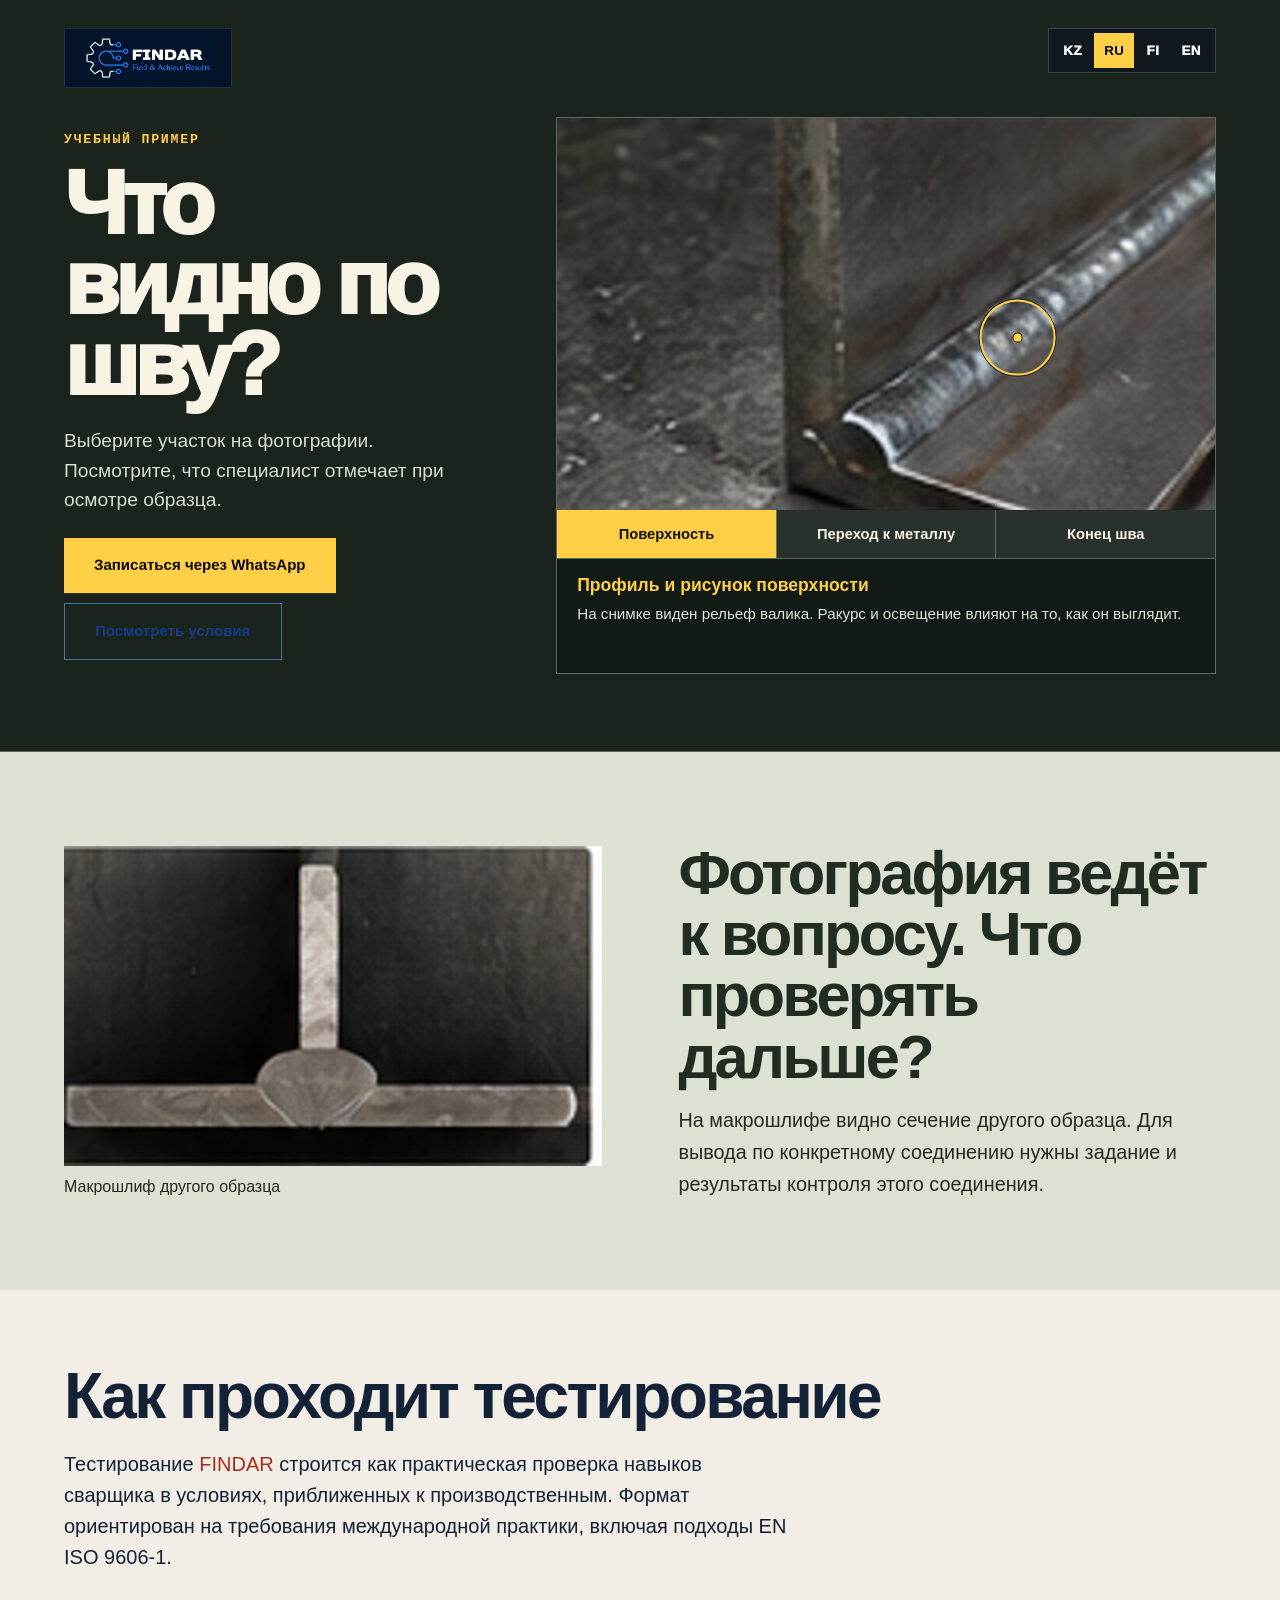
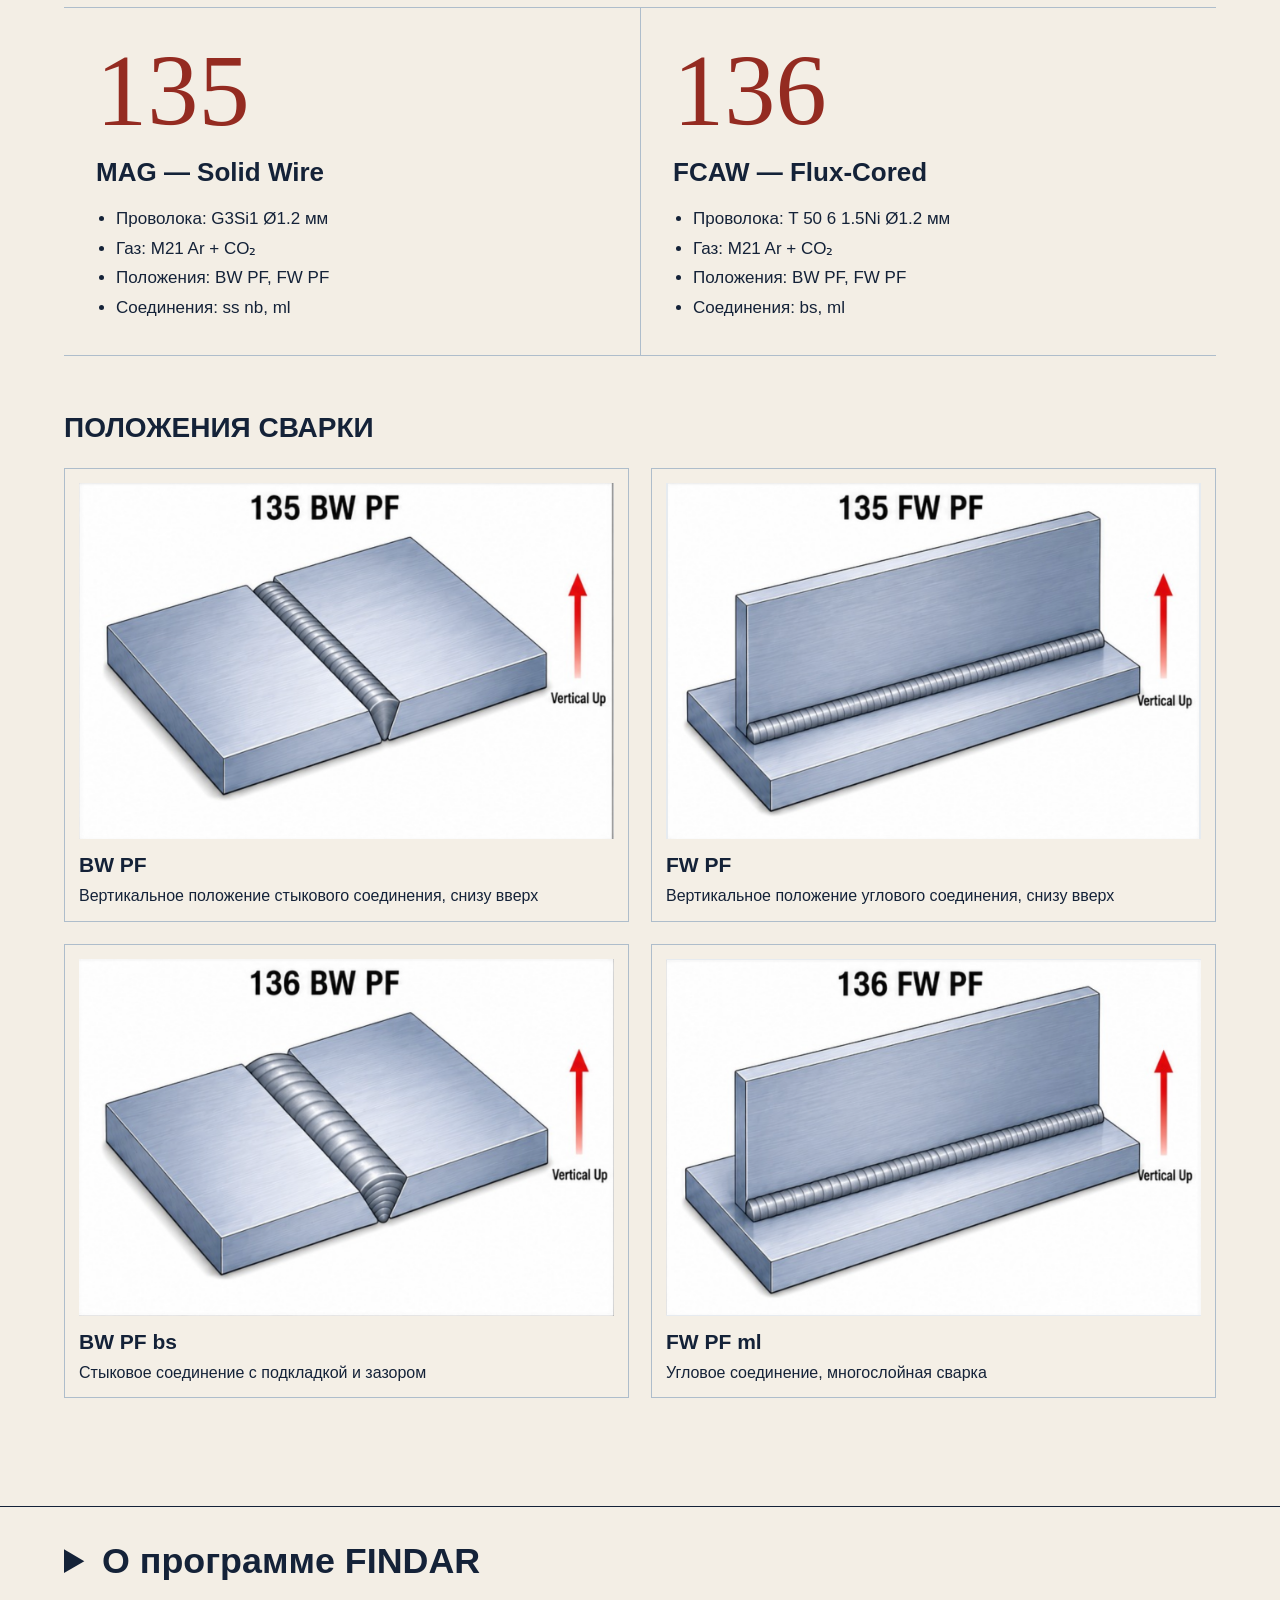
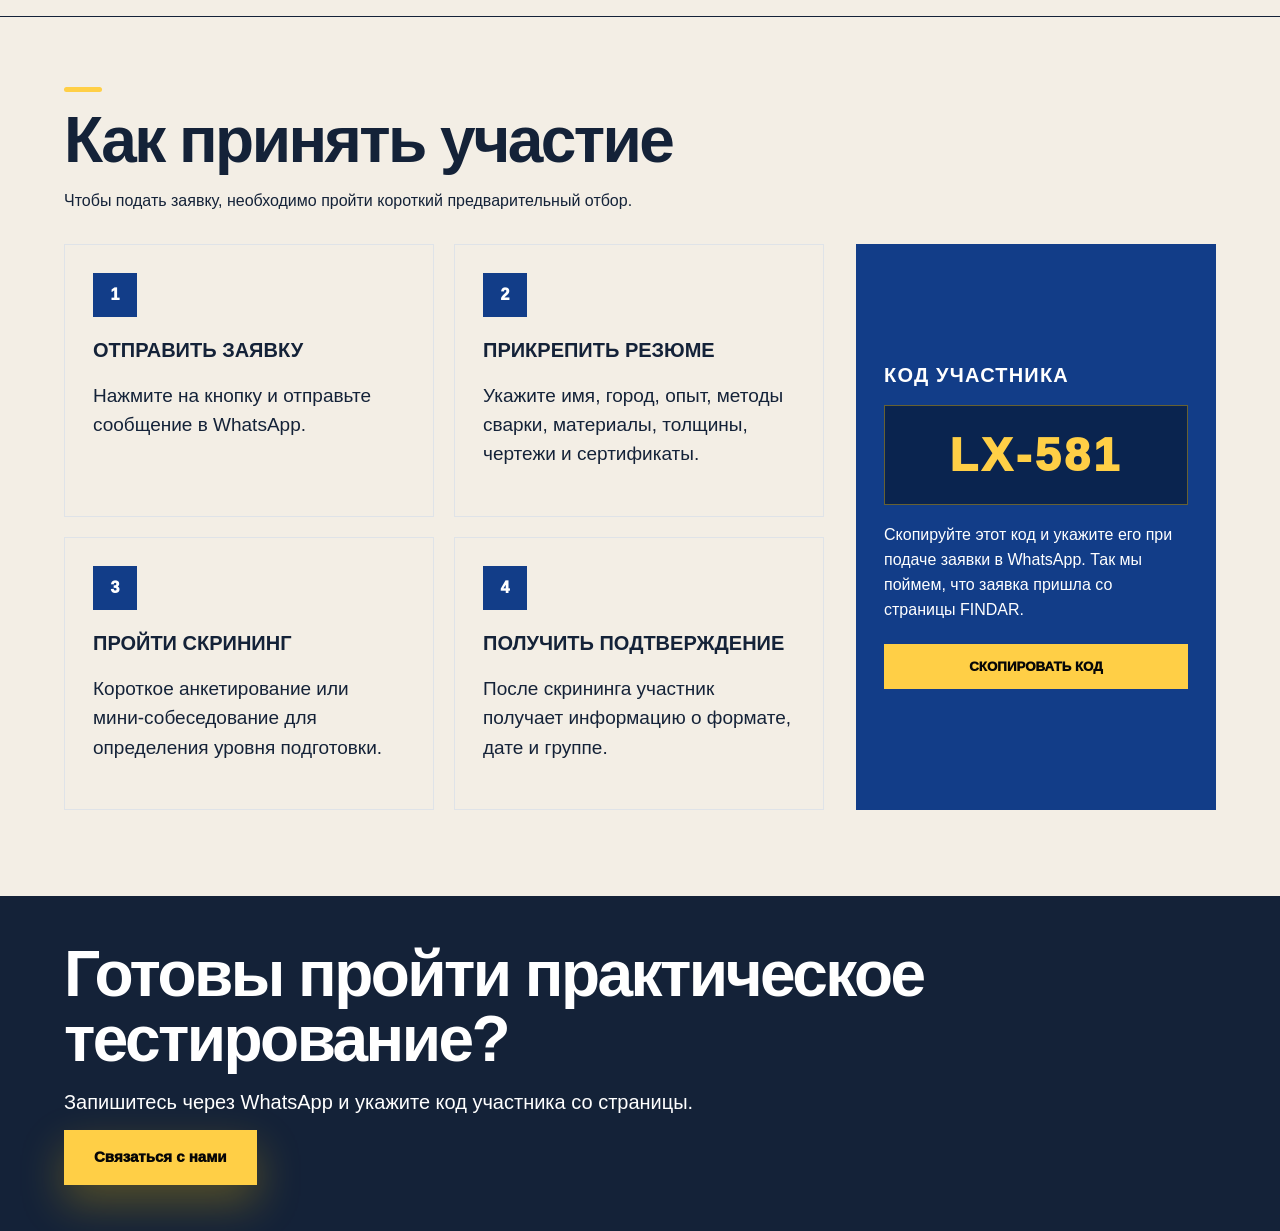
<file: photo-study/index.html>
<!doctype html>
<html lang="ru">
<head>
  <meta charset="utf-8" />
  <meta name="viewport" content="width=device-width, initial-scale=1" />
  <title>Что видно по шву? — FINDAR</title>
  <meta name="description" content="FINDAR — центр практической оценки и тестирования сварщиков в Казахстане." />
  <link rel="stylesheet" href="../styles.css" />
  <link rel="stylesheet" href="../styles-desktop.css" media="(min-width: 621px)" />
  <link rel="stylesheet" href="../styles-mobile.css" media="(max-width: 620px)" />
  <link rel="stylesheet" href="../design.css" />
  <link rel="stylesheet" href="study.css">
  <script defer src="study.js"></script>
</head>
<body class="study-page inspection">
  <main class="page">
    <section class="hero study-hero"><div class="container hero-inner"><div class="site-header" id="siteHeader">
          <div class="logo-card"><img src="../assets/findar-logo.png" alt="FINDAR"></div>
          <div class="lang-switch" aria-label="Выбор языка">
            <button type="button" data-lang="kk">KZ</button>
            <button type="button" data-lang="ru" class="active">RU</button>
            <button type="button" data-lang="fi">FI</button>
            <button type="button" data-lang="en">EN</button>
          </div>
        </div><div class="inspection-layout">
    <div class="cover-copy"><p class="study-type">Учебный пример</p><h1>Что видно по шву?</h1><p class="study-intro">Выберите участок на фотографии. Посмотрите, что специалист отмечает при осмотре образца.</p><div class="hero-actions"><a class="btn primary wa-link hero-wa" href="#participate">Записаться через WhatsApp</a><a class="btn secondary" href="#testing">Посмотреть условия</a></div></div>
    <div class="image-board">
      <div class="image-stage"><img src="../assets/work-2.jpg" width="520" height="310" alt="" fetchpriority="high">
        <span class="target" aria-hidden="true"></span>
      </div>
      <div class="study-controls" role="group">
        <button data-area="surface" type="button" aria-pressed="true" aria-controls="surface">Поверхность</button>
        <button data-area="toe" type="button" aria-pressed="false" aria-controls="toe">Переход к металлу</button>
        <button data-area="end" type="button" aria-pressed="false" aria-controls="end">Конец шва</button>
      </div>
      <div class="findings" aria-live="polite">
        <div id="surface"><h2>Профиль и рисунок поверхности</h2><p>На снимке виден рельеф валика. Ракурс и освещение влияют на то, как он выглядит.</p></div>
        <div id="toe" hidden><h2>Граница валика</h2><p>Здесь валик переходит в основной металл. При осмотре специалист прослеживает эту границу вдоль соединения.</p></div>
        <div id="end" hidden><h2>Чем заканчивается проход</h2><p>Край образца показывает, как заканчивается валик. В ходе испытания этот участок проверяют вместе с остальной длиной шва.</p></div>
      </div>
    </div></div></div></section>
<section class="study-follow"><div class="container study-follow-grid"><figure><img src="../assets/work-5.jpg" width="520" height="310" alt="" loading="lazy"><figcaption>Макрошлиф другого образца</figcaption></figure><div><h2>Фотография ведёт к вопросу. Что проверять дальше?</h2><p>На макрошлифе видно сечение другого образца. Для вывода по конкретному соединению нужны задание и результаты контроля этого соединения.</p></div></div></section>
    <section class="section-dark testing" id="testing">
      <div class="container">
        <div class="section-head light">
          <h2>Как проходит тестирование</h2>
          <p>Тестирование <span class="brand-blue">FINDAR</span> строится как практическая проверка навыков сварщика в условиях, приближенных к производственным. Формат ориентирован на требования международной практики, включая подходы EN ISO 9606-1.</p>
        </div>

        <div class="process-cards">
          <article class="process-card">
            <div class="process-text"><strong>135</strong><h3>MAG — Solid Wire</h3><ul><li>Проволока: G3Si1 Ø1.2 мм</li><li>Газ: M21 Ar + CO₂</li><li>Положения: BW PF, FW PF</li><li>Соединения: ss nb, ml</li></ul></div>
          </article>
          <article class="process-card">
            <div class="process-text"><strong>136</strong><h3>FCAW — Flux-Cored</h3><ul><li>Проволока: T 50 6 1.5Ni Ø1.2 мм</li><li>Газ: M21 Ar + CO₂</li><li>Положения: BW PF, FW PF</li><li>Соединения: bs, ml</li></ul></div>
          </article>
        </div>

        <div class="positions" id="positions">
          <h3>Положения сварки</h3>
          <div class="positions-grid">
            <div class="position-item">
              <img src="../assets/welding-position-bw-pf.png" alt="BW PF" width="1302" height="868" loading="lazy">
              <b>BW PF</b><span>Вертикальное положение стыкового соединения, снизу вверх</span>
            </div>
            <div class="position-item">
              <img src="../assets/welding-position-fw-pf.png" alt="FW PF" width="1292" height="868" loading="lazy">
              <b>FW PF</b><span>Вертикальное положение углового соединения, снизу вверх</span>
            </div>
            <div class="position-item">
              <img src="../assets/welding-position-bw-pf-bs.png" alt="BW PF bs" width="1294" height="864" loading="lazy">
              <b>BW PF bs</b><span>Стыковое соединение с подкладкой и зазором</span>
            </div>
            <div class="position-item">
              <img src="../assets/welding-position-fw-pf-ml.png" alt="FW PF ml" width="1298" height="860" loading="lazy">
              <b>FW PF ml</b><span>Угловое соединение, многослойная сварка</span>
            </div>
          </div>
        </div>
      </div>
    </section>

<details class="program"><summary>О программе FINDAR</summary>    <section class="section-light compact">
      <div class="container two-col">
        <div class="card">
          <h3>Чем мы занимаемся</h3>
          <p>FINDAR помогает сварщикам подготовиться к работе в проектах, где важны качество, дисциплина, стабильность выполнения шва и понимание технических требований.</p>
          <ul class="check-list">
            <li>практические навыки сварки;</li>
            <li>качество сварных соединений;</li>
            <li>соблюдение требований безопасности;</li>
            <li>умение работать по заданию;</li>
            <li>понимание производственных стандартов;</li>
            <li>готовность к работе по международным требованиям.</li>
          </ul>
        </div>
        <div class="card dark-card">
          <h3>Наши преимущества</h3>
          <div class="adv-grid">
            <div><b>Практический формат</b><span>Реальные сварочные задания вместо формальной анкеты.</span></div>
            <div><b>Международные требования</b><span>Подходы, близкие к европейской и международной практике.</span></div>
            <div><b>Обратная связь</b><span>Понятный разбор результата, ошибок и зон развития.</span></div>
            <div><b>Контроль качества</b><span>VT, UT, PT.</span></div>
            <div><b>Видеоанализ</b><span>Разбор техники, положения горелки и стабильности движения.</span></div>
            <div><b>Развитие</b><span>Ориентир для профессионального роста и подготовки.</span></div>
          </div>
        </div>
      </div>
    </section>

    <section class="section-dark project" id="project">
      <div class="container">
        <div class="section-head light">
          <h2>Международный пилотный проект для сварщиков в Казахстане</h2>
          <p><span class="brand-blue">FINDAR</span> запускает международный пилотный проект по оценке и развитию квалификации сварщиков в Казахстане.</p>
        </div>
        <div class="card project-card">
          <p>Мы приглашаем сварщиков принять участие в практическом мероприятии, где участники смогут проверить свой уровень, выполнить сварочные задания по производственным требованиям и получить профессиональную обратную связь от специалистов.</p>
          <p>Проект направлен не только на оценку текущих навыков, но и на дальнейшее развитие сварщиков: понимание требований безопасности, качества сварных соединений, чтения технических заданий, работы по современным производственным стандартам и подготовки к международной практике.</p>
          <p>Лучшие участники смогут быть рассмотрены для дальнейших этапов проекта, профессионального обмена опытом, дополнительной подготовки и участия в международных программах развития.</p>
        </div>
      </div>
    </section>

    <section class="section-light included">
      <div class="container">
        <div class="section-head"><div class="accent-line"></div><h2>Что входит в проект</h2></div>
        <div class="feature-grid">
          <div class="mini-card"><h3>Практическая оценка</h3><p>Проверка профессиональных навыков через реальные сварочные задания.</p></div>
          <div class="mini-card"><h3>Производственные требования</h3><p>Выполнение заданий с учетом качества, дисциплины и безопасности.</p></div>
          <div class="mini-card"><h3>Обратная связь</h3><p>Разбор результата, ошибок, техники и дальнейших зон развития.</p></div>
          <div class="mini-card"><h3>Видеоанализ</h3><p>Разбор процесса сварки: техника, положение горелки, стабильность движения.</p></div>
          <div class="mini-card"><h3>Стандарты и чертежи</h3><p>Базовое понимание требований европейских и международных стандартов.</p></div>
          <div class="mini-card"><h3>Тренинги</h3><p>Обучающие мастер-классы и рекомендации по дальнейшему развитию.</p></div>
        </div>

        <div class="evaluated" id="quality">
          <div class="section-head"><div class="accent-line"></div><h2>Что оценивается</h2></div>
          <div class="two-col small-gap">
            <div class="card"><h3>В ходе мероприятия будут оцениваться</h3><ul class="check-list"><li>практические навыки сварки;</li><li>качество выполнения сварных соединений;</li><li>соблюдение требований безопасности;</li><li>стабильность техники сварки;</li><li>понимание задания и производственной дисциплины;</li><li>готовность работать по современным производственным стандартам.</li></ul></div>
            <div class="card dark-card"><h3>Контроль качества</h3><p>Для более объективной оценки могут применяться визуальный контроль, ультразвуковой контроль и капиллярный / пенетрантный контроль.</p><p>Количество мест ограничено. Участие проводится по предварительной регистрации.</p></div>
          </div>
        </div>
      </div>
    </section>

</details>    <section class="section-light participate" id="participate">
      <div class="container">
        <div class="section-head"><div class="accent-line"></div><h2>Как принять участие</h2><p>Чтобы подать заявку, необходимо пройти короткий предварительный отбор.</p></div>
        <div class="participate-layout">
          <div class="steps">
            <div class="step"><span>1</span><h3>Отправить заявку</h3><p>Нажмите на кнопку и отправьте сообщение в WhatsApp.</p></div>
            <div class="step"><span>2</span><h3>Прикрепить резюме</h3><p>Укажите имя, город, опыт, методы сварки, материалы, толщины, чертежи и сертификаты.</p></div>
            <div class="step"><span>3</span><h3>Пройти скрининг</h3><p>Короткое анкетирование или мини-собеседование для определения уровня подготовки.</p></div>
            <div class="step"><span>4</span><h3>Получить подтверждение</h3><p>После скрининга участник получает информацию о формате, дате и группе.</p></div>
          </div>
          <aside class="code-box">
            <h3>Код участника</h3>
            <div id="visitorCode" class="visitor-code">FND-000</div>
            <p>Скопируйте этот код и укажите его при подаче заявки в WhatsApp. Так мы поймем, что заявка пришла со страницы FINDAR.</p>
            <button type="button" id="copyCode">Скопировать код</button>
          </aside>
        </div>
      </div>
    </section>

    <section class="cta section-dark">
      <div class="container cta-inner">
        <div><h2>Готовы пройти практическое тестирование?</h2><p>Запишитесь через WhatsApp и укажите код участника со страницы.</p></div>
        <a class="btn primary wa-link" href="#">Связаться с нами</a>
      </div>
    </section>
  </main>

  <a class="mobile-bottom-wa wa-link" href="#participate" inert>Записаться через WhatsApp</a>

  <script>
    (function () {

      const translations = {
        ru: {
          'Международный пилотный проект в Казахстане':'Международный пилотный проект в Казахстане',
          'Практическое тестирование сварщиков':'Практическое тестирование сварщиков',
          'Оценка профессиональных навыков с ориентацией на международные требования, современные производственные стандарты и дальнейшее развитие специалиста.':'Оценка профессиональных навыков с ориентацией на международные требования, современные производственные стандарты и дальнейшее развитие специалиста.',
          'Записаться через WhatsApp':'Записаться через WhatsApp','Как участвовать':'Как участвовать','Блок 1':'Блок 1','Блок 2':'Блок 2','Блок 3':'Блок 3',
          'FINDAR — центр практической оценки и тестирования сварщиков':'FINDAR — центр практической оценки и тестирования сварщиков',
          'FINDAR — это практическая площадка в Казахстане для оценки, тестирования и развития квалификации сварщиков с ориентацией на международные требования и современные производственные стандарты.':'FINDAR — это практическая площадка в Казахстане для оценки, тестирования и развития квалификации сварщиков с ориентацией на международные требования и современные производственные стандарты.',
          'Мы проводим практическое тестирование сварщиков в условиях, приближенных к реальному производству: участники выполняют сварочные задания, демонстрируют технику работы, соблюдение требований безопасности и качество выполнения сварных соединений.':'Мы проводим практическое тестирование сварщиков в условиях, приближенных к реальному производству: участники выполняют сварочные задания, демонстрируют технику работы, соблюдение требований безопасности и качество выполнения сварных соединений.',
          'Наша задача — объективно определить текущий уровень специалиста, выявить сильные стороны, показать зоны для улучшения и дать понятные рекомендации для дальнейшего профессионального развития.':'Наша задача — объективно определить текущий уровень специалиста, выявить сильные стороны, показать зоны для улучшения и дать понятные рекомендации для дальнейшего профессионального развития.',
          'Чем мы занимаемся':'Чем мы занимаемся','Наши преимущества':'Наши преимущества',
          'FINDAR помогает сварщикам подготовиться к работе в проектах, где важны качество, дисциплина, стабильность выполнения шва и понимание технических требований.':'FINDAR помогает сварщикам подготовиться к работе в проектах, где важны качество, дисциплина, стабильность выполнения шва и понимание технических требований.',
          'практические навыки сварки;':'практические навыки сварки;','качество сварных соединений;':'качество сварных соединений;','соблюдение требований безопасности;':'соблюдение требований безопасности;','умение работать по заданию;':'умение работать по заданию;','понимание производственных стандартов;':'понимание производственных стандартов;','готовность к работе по международным требованиям.':'готовность к работе по международным требованиям.',
          'Практический формат':'Практический формат','Реальные сварочные задания вместо формальной анкеты.':'Реальные сварочные задания вместо формальной анкеты.','Международные требования':'Международные требования','Подходы, близкие к европейской и международной практике.':'Подходы, близкие к европейской и международной практике.','Обратная связь':'Обратная связь','Понятный разбор результата, ошибок и зон развития.':'Понятный разбор результата, ошибок и зон развития.','Контроль качества':'Контроль качества','VT, UT и капиллярный / пенетрантный контроль.':'VT, UT и капиллярный / пенетрантный контроль.','Видеоанализ':'Видеоанализ','Разбор техники, положения горелки и стабильности движения.':'Разбор техники, положения горелки и стабильности движения.','Развитие':'Развитие','Ориентир для профессионального роста и подготовки.':'Ориентир для профессионального роста и подготовки.',
          'Международный пилотный проект для сварщиков в Казахстане':'Международный пилотный проект для сварщиков в Казахстане','FINDAR запускает международный пилотный проект по оценке и развитию квалификации сварщиков в Казахстане.':'FINDAR запускает международный пилотный проект по оценке и развитию квалификации сварщиков в Казахстане.',
          'Мы приглашаем сварщиков принять участие в практическом мероприятии, где участники смогут проверить свой уровень, выполнить сварочные задания по производственным требованиям и получить профессиональную обратную связь от специалистов.':'Мы приглашаем сварщиков принять участие в практическом мероприятии, где участники смогут проверить свой уровень, выполнить сварочные задания по производственным требованиям и получить профессиональную обратную связь от специалистов.',
          'Проект направлен не только на оценку текущих навыков, но и на дальнейшее развитие сварщиков: понимание требований безопасности, качества сварных соединений, чтения технических заданий, работы по современным производственным стандартам и подготовки к международной практике.':'Проект направлен не только на оценку текущих навыков, но и на дальнейшее развитие сварщиков: понимание требований безопасности, качества сварных соединений, чтения технических заданий, работы по современным производственным стандартам и подготовки к международной практике.',
          'Лучшие участники смогут быть рассмотрены для дальнейших этапов проекта, профессионального обмена опытом, дополнительной подготовки и участия в международных программах развития.':'Лучшие участники смогут быть рассмотрены для дальнейших этапов проекта, профессионального обмена опытом, дополнительной подготовки и участия в международных программах развития.',
          'Как проходит тестирование':'Как проходит тестирование','Тестирование строится как практическая проверка навыков сварщика в условиях, приближенных к производственным. Формат ориентирован на требования международной практики, включая подходы EN ISO 9606-1.':'Тестирование строится как практическая проверка навыков сварщика в условиях, приближенных к производственным. Формат ориентирован на требования международной практики, включая подходы EN ISO 9606-1.',
          'MAG — Solid Wire':'MAG — Solid Wire','FCAW — Flux-Cored':'FCAW — Flux-Cored','Проволока: G3Si1 Ø1.2 мм':'Проволока: G3Si1 Ø1.2 мм','Проволока: T 50 6 1.5Ni Ø1.2 мм':'Проволока: T 50 6 1.5Ni Ø1.2 мм','Газ: M21 Ar + CO₂':'Газ: M21 Ar + CO₂','Положения: BW PF, FW PF':'Положения: BW PF, FW PF','Соединения: ss nb, ml':'Соединения: ss nb, ml','Соединения: bs, ml':'Соединения: bs, ml',
          'Положения сварки':'Положения сварки','Вертикальное положение стыкового соединения, снизу вверх':'Вертикальное положение стыкового соединения, снизу вверх','Вертикальное положение углового соединения, снизу вверх':'Вертикальное положение углового соединения, снизу вверх','Стыковое соединение с подкладкой и зазором':'Стыковое соединение с подкладкой и зазором','Угловое соединение, многослойная сварка':'Угловое соединение, многослойная сварка',
          'Что входит в проект':'Что входит в проект','Практическая оценка':'Практическая оценка','Проверка профессиональных навыков через реальные сварочные задания.':'Проверка профессиональных навыков через реальные сварочные задания.','Производственные требования':'Производственные требования','Выполнение заданий с учетом качества, дисциплины и безопасности.':'Выполнение заданий с учетом качества, дисциплины и безопасности.','Разбор результата, ошибок, техники и дальнейших зон развития.':'Разбор результата, ошибок, техники и дальнейших зон развития.','Разбор процесса сварки: техника, положение горелки, стабильность движения.':'Разбор процесса сварки: техника, положение горелки, стабильность движения.','Стандарты и чертежи':'Стандарты и чертежи','Базовое понимание требований европейских и международных стандартов.':'Базовое понимание требований европейских и международных стандартов.','Тренинги':'Тренинги','Обучающие мастер-классы и рекомендации по дальнейшему развитию.':'Обучающие мастер-классы и рекомендации по дальнейшему развитию.',
          'Примеры работ':'Примеры работ','Что оценивается':'Что оценивается','В ходе мероприятия будут оцениваться':'В ходе мероприятия будут оцениваться','качество выполнения сварных соединений;':'качество выполнения сварных соединений;','стабильность техники сварки;':'стабильность техники сварки;','понимание задания и производственной дисциплины;':'понимание задания и производственной дисциплины;','готовность работать по современным производственным стандартам.':'готовность работать по современным производственным стандартам.','Для более объективной оценки могут применяться визуальный контроль, ультразвуковой контроль и капиллярный / пенетрантный контроль.':'Для более объективной оценки могут применяться визуальный контроль, ультразвуковой контроль и капиллярный / пенетрантный контроль.','Количество мест ограничено. Участие проводится по предварительной регистрации.':'Количество мест ограничено. Участие проводится по предварительной регистрации.',
          'Как принять участие':'Как принять участие','Чтобы подать заявку, необходимо пройти короткий предварительный отбор.':'Чтобы подать заявку, необходимо пройти короткий предварительный отбор.','Отправить заявку':'Отправить заявку','Нажмите на кнопку и отправьте сообщение в WhatsApp.':'Нажмите на кнопку и отправьте сообщение в WhatsApp.','Прикрепить резюме':'Прикрепить резюме','Укажите имя, город, опыт, методы сварки, материалы, толщины, чертежи и сертификаты.':'Укажите имя, город, опыт, методы сварки, материалы, толщины, чертежи и сертификаты.','Пройти скрининг':'Пройти скрининг','Короткое анкетирование или мини-собеседование для определения уровня подготовки.':'Короткое анкетирование или мини-собеседование для определения уровня подготовки.','Получить подтверждение':'Получить подтверждение','После скрининга участник получает информацию о формате, дате и группе.':'После скрининга участник получает информацию о формате, дате и группе.','Код участника':'Код участника','Скопируйте этот код и укажите его при подаче заявки в WhatsApp. Так мы поймем, что заявка пришла со страницы FINDAR.':'Скопируйте этот код и укажите его при подаче заявки в WhatsApp. Так мы поймем, что заявка пришла со страницы FINDAR.','Скопировать код':'Скопировать код','Код скопирован':'Код скопирован','Готовы пройти практическое тестирование?':'Готовы пройти практическое тестирование?','Запишитесь через WhatsApp и укажите код участника со страницы.':'Запишитесь через WhatsApp и укажите код участника со страницы.','Связаться с нами':'Связаться с нами'
        },
        en: {}, kk: {}, fi: {}
      };
      Object.assign(translations.en, {
        'Международный пилотный проект в Казахстане':'International pilot project in Kazakhstan','Практическое тестирование сварщиков':'Practical welder testing','Оценка профессиональных навыков с ориентацией на международные требования, современные производственные стандарты и дальнейшее развитие специалиста.':'Assessment of professional skills with a focus on international requirements, modern production standards and further professional development.','Записаться через WhatsApp':'Register via WhatsApp','Как участвовать':'How to participate','Блок 1':'Block 1','Блок 2':'Block 2','Блок 3':'Block 3','FINDAR — центр практической оценки и тестирования сварщиков':'FINDAR — Practical Welder Assessment and Testing Center','FINDAR — это практическая площадка в Казахстане для оценки, тестирования и развития квалификации сварщиков с ориентацией на международные требования и современные производственные стандарты.':'FINDAR is a practical platform in Kazakhstan for assessing, testing and developing welders’ qualifications with a focus on international requirements and modern production standards.','Мы проводим практическое тестирование сварщиков в условиях, приближенных к реальному производству: участники выполняют сварочные задания, демонстрируют технику работы, соблюдение требований безопасности и качество выполнения сварных соединений.':'We conduct practical welder testing in conditions close to real production: participants complete welding tasks and demonstrate technique, safety compliance and weld quality.','Наша задача — объективно определить текущий уровень специалиста, выявить сильные стороны, показать зоны для улучшения и дать понятные рекомендации для дальнейшего профессионального развития.':'Our goal is to objectively identify the specialist’s current level, strengths, areas for improvement and provide clear recommendations for further development.','Чем мы занимаемся':'What we do','Наши преимущества':'Our advantages','FINDAR помогает сварщикам подготовиться к работе в проектах, где важны качество, дисциплина, стабильность выполнения шва и понимание технических требований.':'FINDAR helps welders prepare for projects where quality, discipline, weld stability and understanding of technical requirements matter.','практические навыки сварки;':'practical welding skills;','качество сварных соединений;':'quality of welded joints;','соблюдение требований безопасности;':'safety compliance;','умение работать по заданию;':'ability to work according to the task;','понимание производственных стандартов;':'understanding of production standards;','готовность к работе по международным требованиям.':'readiness to work according to international requirements.','Практический формат':'Practical format','Реальные сварочные задания вместо формальной анкеты.':'Real welding tasks instead of a formal questionnaire.','Международные требования':'International requirements','Подходы, близкие к европейской и международной практике.':'Approaches close to European and international practice.','Обратная связь':'Feedback','Понятный разбор результата, ошибок и зон развития.':'Clear review of results, mistakes and development areas.','Контроль качества':'Quality control','VT, UT и капиллярный / пенетрантный контроль.':'VT, UT and capillary / penetrant testing.','Видеоанализ':'Video analysis','Разбор техники, положения горелки и стабильности движения.':'Review of technique, torch position and movement stability.','Развитие':'Development','Ориентир для профессионального роста и подготовки.':'A guide for professional growth and preparation.','Международный пилотный проект для сварщиков в Казахстане':'International pilot project for welders in Kazakhstan','FINDAR запускает международный пилотный проект по оценке и развитию квалификации сварщиков в Казахстане.':'FINDAR is launching an international pilot project for assessment and development of welders’ qualifications in Kazakhstan.','Мы приглашаем сварщиков принять участие в практическом мероприятии, где участники смогут проверить свой уровень, выполнить сварочные задания по производственным требованиям и получить профессиональную обратную связь от специалистов.':'We invite welders to participate in a practical event where they can check their level, complete production-based welding tasks and receive professional feedback.','Проект направлен не только на оценку текущих навыков, но и на дальнейшее развитие сварщиков: понимание требований безопасности, качества сварных соединений, чтения технических заданий, работы по современным производственным стандартам и подготовки к международной практике.':'The project focuses not only on skill assessment, but also on further development: safety requirements, weld quality, reading technical tasks, modern production standards and preparation for international practice.','Лучшие участники смогут быть рассмотрены для дальнейших этапов проекта, профессионального обмена опытом, дополнительной подготовки и участия в международных программах развития.':'Top participants may be considered for next project stages, professional exchange, additional preparation and international development programs.','Как проходит тестирование':'How testing works','Тестирование строится как практическая проверка навыков сварщика в условиях, приближенных к производственным. Формат ориентирован на требования международной практики, включая подходы EN ISO 9606-1.':'Testing is built as a practical skill check in conditions close to production. The format is oriented toward international practice, including EN ISO 9606-1 approaches.','Проволока: G3Si1 Ø1.2 мм':'Wire: G3Si1 Ø1.2 mm','Проволока: T 50 6 1.5Ni Ø1.2 мм':'Wire: T 50 6 1.5Ni Ø1.2 mm','Газ: M21 Ar + CO₂':'Gas: M21 Ar + CO₂','Положения: BW PF, FW PF':'Positions: BW PF, FW PF','Соединения: ss nb, ml':'Joints: ss nb, ml','Соединения: bs, ml':'Joints: bs, ml','Положения сварки':'Welding positions','Вертикальное положение стыкового соединения, снизу вверх':'Butt weld position','Вертикальное положение углового соединения, снизу вверх':'Fillet weld position','Стыковое соединение с подкладкой и зазором':'Butt weld with backing and gap','Угловое соединение, многослойная сварка':'Fillet weld, multilayer welding','Что входит в проект':'What the project includes','Практическая оценка':'Practical assessment','Проверка профессиональных навыков через реальные сварочные задания.':'Skill assessment through real welding tasks.','Производственные требования':'Production requirements','Выполнение заданий с учетом качества, дисциплины и безопасности.':'Tasks performed with quality, discipline and safety in mind.','Разбор результата, ошибок, техники и дальнейших зон развития.':'Review of results, errors, technique and development areas.','Разбор процесса сварки: техника, положение горелки, стабильность движения.':'Review of welding process: technique, torch position, movement stability.','Стандарты и чертежи':'Standards and drawings','Базовое понимание требований европейских и международных стандартов.':'Basic understanding of European and international standards.','Тренинги':'Training','Обучающие мастер-классы и рекомендации по дальнейшему развитию.':'Training workshops and recommendations for further development.','Примеры работ':'Work examples','Что оценивается':'What is assessed','В ходе мероприятия будут оцениваться':'During the event we assess','качество выполнения сварных соединений;':'quality of welded joints;','стабильность техники сварки;':'stability of welding technique;','понимание задания и производственной дисциплины;':'task understanding and production discipline;','готовность работать по современным производственным стандартам.':'readiness to work by modern production standards.','Для более объективной оценки могут применяться визуальный контроль, ультразвуковой контроль и капиллярный / пенетрантный контроль.':'For a more objective assessment, visual testing, ultrasonic testing and capillary / penetrant testing may be used.','Количество мест ограничено. Участие проводится по предварительной регистрации.':'Places are limited. Participation is by prior registration.','Как принять участие':'How to participate','Чтобы подать заявку, необходимо пройти короткий предварительный отбор.':'To apply, participants must pass a short preliminary screening.','Отправить заявку':'Send an application','Нажмите на кнопку и отправьте сообщение в WhatsApp.':'Click the button and send a WhatsApp message.','Прикрепить резюме':'Attach your CV','Укажите имя, город, опыт, методы сварки, материалы, толщины, чертежи и сертификаты.':'Provide your name, city, experience, welding methods, materials, thicknesses, drawings and certificates.','Пройти скрининг':'Pass screening','Короткое анкетирование или мини-собеседование для определения уровня подготовки.':'A short questionnaire or mini-interview to determine your level.','Получить подтверждение':'Get confirmation','После скрининга участник получает информацию о формате, дате и группе.':'After screening, the participant receives format, date and group information.','Код участника':'Participant code','Скопируйте этот код и укажите его при подаче заявки в WhatsApp. Так мы поймем, что заявка пришла со страницы FINDAR.':'Copy this code and include it in your WhatsApp application so we know it came from the FINDAR page.','Скопировать код':'Copy code','Код скопирован':'Code copied','Готовы пройти практическое тестирование?':'Ready for practical testing?','Запишитесь через WhatsApp и укажите код участника со страницы.':'Register via WhatsApp and include the participant code from this page.','Связаться с нами':'Contact us'
      });
      Object.assign(translations.kk, {
        'Международный пилотный проект в Казахстане':'Қазақстандағы халықаралық пилоттық жоба','Практическое тестирование сварщиков':'Дәнекерлеушілерді практикалық тестілеу','Оценка профессиональных навыков с ориентацией на международные требования, современные производственные стандарты и дальнейшее развитие специалиста.':'Кәсіби дағдыларды халықаралық талаптар, заманауи өндірістік стандарттар және маманның әрі қарай дамуы тұрғысынан бағалау.','Записаться через WhatsApp':'WhatsApp арқылы жазылу','Как участвовать':'Қалай қатысуға болады','Блок 1':'1-блок','Блок 2':'2-блок','Блок 3':'3-блок','FINDAR — центр практической оценки и тестирования сварщиков':'FINDAR — дәнекерлеушілерді практикалық бағалау және тестілеу орталығы','FINDAR — это практическая площадка в Казахстане для оценки, тестирования и развития квалификации сварщиков с ориентацией на международные требования и современные производственные стандарты.':'FINDAR — Қазақстандағы дәнекерлеушілердің біліктілігін бағалау, тестілеу және дамытуға арналған практикалық алаң. Жұмыс халықаралық талаптар мен заманауи өндірістік стандарттарға бағытталған.','Мы проводим практическое тестирование сварщиков в условиях, приближенных к реальному производству: участники выполняют сварочные задания, демонстрируют технику работы, соблюдение требований безопасности и качество выполнения сварных соединений.':'Біз дәнекерлеушілерді нақты өндіріске жақын жағдайда практикалық тестілеуден өткіземіз: қатысушылар дәнекерлеу тапсырмаларын орындайды, жұмыс техникасын, қауіпсіздік талаптарын және қосылыстар сапасын көрсетеді.','Наша задача — объективно определить текущий уровень специалиста, выявить сильные стороны, показать зоны для улучшения и дать понятные рекомендации для дальнейшего профессионального развития.':'Мақсатымыз — маманның ағымдағы деңгейін объективті анықтау, күшті жақтарын табу, жақсарту аймақтарын көрсету және кәсіби даму бойынша нақты ұсыныстар беру.','Чем мы занимаемся':'Біз немен айналысамыз','Наши преимущества':'Біздің артықшылықтар','FINDAR помогает сварщикам подготовиться к работе в проектах, где важны качество, дисциплина, стабильность выполнения шва и понимание технических требований.':'FINDAR сапа, тәртіп, тігістің тұрақтылығы және техникалық талаптарды түсіну маңызды жобаларға дайындалуға көмектеседі.','практические навыки сварки;':'практикалық дәнекерлеу дағдылары;','качество сварных соединений;':'дәнекерленген қосылыстар сапасы;','соблюдение требований безопасности;':'қауіпсіздік талаптарын сақтау;','умение работать по заданию;':'тапсырма бойынша жұмыс істей білу;','понимание производственных стандартов;':'өндірістік стандарттарды түсіну;','готовность к работе по международным требованиям.':'халықаралық талаптар бойынша жұмысқа дайындық.','Практический формат':'Практикалық формат','Реальные сварочные задания вместо формальной анкеты.':'Формалды анкета емес, нақты дәнекерлеу тапсырмалары.','Международные требования':'Халықаралық талаптар','Подходы, близкие к европейской и международной практике.':'Еуропалық және халықаралық тәжірибеге жақын тәсілдер.','Обратная связь':'Кері байланыс','Понятный разбор результата, ошибок и зон развития.':'Нәтижені, қателерді және даму аймақтарын түсінікті талдау.','Контроль качества':'Сапаны бақылау','VT, UT и капиллярный / пенетрантный контроль.':'VT, UT және капиллярлық / пенетранттық бақылау.','Видеоанализ':'Бейнеталдау','Разбор техники, положения горелки и стабильности движения.':'Техника, горелка орны және қозғалыс тұрақтылығын талдау.','Развитие':'Даму','Ориентир для профессионального роста и подготовки.':'Кәсіби өсу мен дайындыққа бағыт.','Международный пилотный проект для сварщиков в Казахстане':'Қазақстандағы дәнекерлеушілерге арналған халықаралық пилоттық жоба','FINDAR запускает международный пилотный проект по оценке и развитию квалификации сварщиков в Казахстане.':'FINDAR Қазақстанда дәнекерлеушілердің біліктілігін бағалау және дамыту бойынша халықаралық пилоттық жобаны іске қосады.','Мы приглашаем сварщиков принять участие в практическом мероприятии, где участники смогут проверить свой уровень, выполнить сварочные задания по производственным требованиям и получить профессиональную обратную связь от специалистов.':'Дәнекерлеушілерді практикалық іс-шараға шақырамыз: қатысушылар өз деңгейін тексереді, өндірістік талаптар бойынша тапсырмалар орындайды және мамандардан кері байланыс алады.','Проект направлен не только на оценку текущих навыков, но и на дальнейшее развитие сварщиков: понимание требований безопасности, качества сварных соединений, чтения технических заданий, работы по современным производственным стандартам и подготовки к международной практике.':'Жоба тек ағымдағы дағдыларды бағалауға емес, әрі қарай дамытуға да бағытталған: қауіпсіздік, қосылыстар сапасы, техникалық тапсырмаларды оқу, заманауи өндірістік стандарттар және халықаралық тәжірибеге дайындық.','Лучшие участники смогут быть рассмотрены для дальнейших этапов проекта, профессионального обмена опытом, дополнительной подготовки и участия в международных программах развития.':'Үздік қатысушылар жобаның келесі кезеңдеріне, кәсіби тәжірибе алмасуға, қосымша дайындыққа және халықаралық даму бағдарламаларына қарастырылуы мүмкін.','Как проходит тестирование':'Тестілеу қалай өтеді','Тестирование строится как практическая проверка навыков сварщика в условиях, приближенных к производственным. Формат ориентирован на требования международной практики, включая подходы EN ISO 9606-1.':'Тестілеу өндірістік жағдайға жақын форматтағы практикалық тексеріс ретінде өтеді. Формат EN ISO 9606-1 тәсілдерін қоса алғанда халықаралық тәжірибе талаптарына бағытталған.','Проволока: G3Si1 Ø1.2 мм':'Сым: G3Si1 Ø1.2 мм','Проволока: T 50 6 1.5Ni Ø1.2 мм':'Сым: T 50 6 1.5Ni Ø1.2 мм','Газ: M21 Ar + CO₂':'Газ: M21 Ar + CO₂','Положения: BW PF, FW PF':'Позициялар: BW PF, FW PF','Соединения: ss nb, ml':'Қосылыстар: ss nb, ml','Соединения: bs, ml':'Қосылыстар: bs, ml','Положения сварки':'Дәнекерлеу позициялары','Вертикальное положение стыкового соединения, снизу вверх':'Түйістірілген қосылыс позициясы','Вертикальное положение углового соединения, снизу вверх':'Бұрыштық қосылыс позициясы','Стыковое соединение с подкладкой и зазором':'Астары және саңылауы бар түйістірілген қосылыс','Угловое соединение, многослойная сварка':'Бұрыштық қосылыс, көпқабатты дәнекерлеу','Что входит в проект':'Жобаға не кіреді','Практическая оценка':'Практикалық бағалау','Проверка профессиональных навыков через реальные сварочные задания.':'Нақты дәнекерлеу тапсырмалары арқылы кәсіби дағдыларды тексеру.','Производственные требования':'Өндірістік талаптар','Выполнение заданий с учетом качества, дисциплины и безопасности.':'Сапа, тәртіп және қауіпсіздікті ескере отырып тапсырмаларды орындау.','Разбор результата, ошибок, техники и дальнейших зон развития.':'Нәтижені, қателерді, техниканы және даму аймақтарын талдау.','Разбор процесса сварки: техника, положение горелки, стабильность движения.':'Дәнекерлеу процесін талдау: техника, горелка орны, қозғалыс тұрақтылығы.','Стандарты и чертежи':'Стандарттар мен сызбалар','Базовое понимание требований европейских и международных стандартов.':'Еуропалық және халықаралық стандарттар талаптарының базалық түсінігі.','Тренинги':'Тренингтер','Обучающие мастер-классы и рекомендации по дальнейшему развитию.':'Оқыту мастер-кластары және әрі қарай даму бойынша ұсыныстар.','Примеры работ':'Жұмыс үлгілері','Что оценивается':'Не бағаланады','В ходе мероприятия будут оцениваться':'Іс-шара барысында бағаланады','качество выполнения сварных соединений;':'дәнекерленген қосылыстарды орындау сапасы;','стабильность техники сварки;':'дәнекерлеу техникасының тұрақтылығы;','понимание задания и производственной дисциплины;':'тапсырманы түсіну және өндірістік тәртіп;','готовность работать по современным производственным стандартам.':'заманауи өндірістік стандарттар бойынша жұмысқа дайындық.','Для более объективной оценки могут применяться визуальный контроль, ультразвуковой контроль и капиллярный / пенетрантный контроль.':'Объективті бағалау үшін визуалды бақылау, ультрадыбыстық бақылау және капиллярлық / пенетранттық бақылау қолданылуы мүмкін.','Количество мест ограничено. Участие проводится по предварительной регистрации.':'Орын саны шектеулі. Қатысу алдын ала тіркелу арқылы жүргізіледі.','Как принять участие':'Қалай қатысуға болады','Чтобы подать заявку, необходимо пройти короткий предварительный отбор.':'Өтінім беру үшін қысқа алдын ала іріктеуден өту қажет.','Отправить заявку':'Өтінім жіберу','Нажмите на кнопку и отправьте сообщение в WhatsApp.':'Түймені басып, WhatsApp арқылы хабарлама жіберіңіз.','Прикрепить резюме':'Түйіндеме тіркеу','Укажите имя, город, опыт, методы сварки, материалы, толщины, чертежи и сертификаты.':'Атыңызды, қалаңызды, тәжірибеңізді, дәнекерлеу әдістерін, материалдарды, қалыңдықтарды, сызбалар мен сертификаттарды көрсетіңіз.','Пройти скрининг':'Скринингтен өту','Короткое анкетирование или мини-собеседование для определения уровня подготовки.':'Дайындық деңгейін анықтау үшін қысқа анкета немесе мини-сұхбат.','Получить подтверждение':'Растау алу','После скрининга участник получает информацию о формате, дате и группе.':'Скринингтен кейін қатысушы формат, күн және топ туралы ақпарат алады.','Код участника':'Қатысушы коды','Скопируйте этот код и укажите его при подаче заявки в WhatsApp. Так мы поймем, что заявка пришла со страницы FINDAR.':'Бұл кодты көшіріп, WhatsApp-та өтінім бергенде көрсетіңіз. Осылайша өтінім FINDAR парағынан келгенін білеміз.','Скопировать код':'Кодты көшіру','Код скопирован':'Код көшірілді','Готовы пройти практическое тестирование?':'Практикалық тестілеуден өтуге дайынсыз ба?','Запишитесь через WhatsApp и укажите код участника со страницы.':'WhatsApp арқылы жазылып, парақтағы қатысушы кодын көрсетіңіз.','Связаться с нами':'Бізбен байланысу'
      });
      Object.assign(translations.fi, {
        'Международный пилотный проект в Казахстане':'Kansainvälinen pilottihanke Kazakstanissa','Практическое тестирование сварщиков':'Hitsaajien käytännön testaus','Оценка профессиональных навыков с ориентацией на международные требования, современные производственные стандарты и дальнейшее развитие специалиста.':'Ammattitaitojen arviointi kansainvälisten vaatimusten, nykyaikaisten tuotantostandardien ja asiantuntijan jatkokehityksen näkökulmasta.','Записаться через WhatsApp':'Ilmoittaudu WhatsAppissa','Как участвовать':'Kuinka osallistua','Блок 1':'Osa 1','Блок 2':'Osa 2','Блок 3':'Osa 3','FINDAR — центр практической оценки и тестирования сварщиков':'FINDAR — hitsaajien käytännön arviointi- ja testauskeskus','FINDAR — это практическая площадка в Казахстане для оценки, тестирования и развития квалификации сварщиков с ориентацией на международные требования и современные производственные стандарты.':'FINDAR on Kazakstanissa toimiva käytännön alusta hitsaajien pätevyyden arviointiin, testaukseen ja kehittämiseen kansainvälisiä vaatimuksia ja nykyaikaisia tuotantostandardeja painottaen.','Мы проводим практическое тестирование сварщиков в условиях, приближенных к реальному производству: участники выполняют сварочные задания, демонстрируют технику работы, соблюдение требований безопасности и качество выполнения сварных соединений.':'Toteutamme hitsaajien käytännön testauksen tuotantoa muistuttavissa olosuhteissa: osallistujat tekevät hitsaustehtäviä ja osoittavat työtekniikan, turvallisuusvaatimusten noudattamisen sekä hitsausliitosten laadun.','Наша задача — объективно определить текущий уровень специалиста, выявить сильные стороны, показать зоны для улучшения и дать понятные рекомендации для дальнейшего профессионального развития.':'Tavoitteemme on määrittää asiantuntijan nykyinen taso objektiivisesti, tunnistaa vahvuudet, kehitysalueet ja antaa selkeät suositukset ammatilliseen kehitykseen.','Чем мы занимаемся':'Mitä teemme','Наши преимущества':'Etumme','FINDAR помогает сварщикам подготовиться к работе в проектах, где важны качество, дисциплина, стабильность выполнения шва и понимание технических требований.':'FINDAR auttaa hitsaajia valmistautumaan projekteihin, joissa laatu, kurinalaisuus, hitsin tasaisuus ja teknisten vaatimusten ymmärtäminen ovat tärkeitä.','практические навыки сварки;':'käytännön hitsaustaidot;','качество сварных соединений;':'hitsausliitosten laatu;','соблюдение требований безопасности;':'turvallisuusvaatimusten noudattaminen;','умение работать по заданию;':'kyky työskennellä tehtävän mukaan;','понимание производственных стандартов;':'tuotantostandardien ymmärtäminen;','готовность к работе по международным требованиям.':'valmius työskennellä kansainvälisten vaatimusten mukaan.','Практический формат':'Käytännön formaatti','Реальные сварочные задания вместо формальной анкеты.':'Todelliset hitsaustehtävät muodollisen kyselyn sijaan.','Международные требования':'Kansainväliset vaatimukset','Подходы, близкие к европейской и международной практике.':'Eurooppalaista ja kansainvälistä käytäntöä vastaavat lähestymistavat.','Обратная связь':'Palaute','Понятный разбор результата, ошибок и зон развития.':'Selkeä arvio tuloksesta, virheistä ja kehitysalueista.','Контроль качества':'Laadunvalvonta','VT, UT и капиллярный / пенетрантный контроль.':'VT, UT sekä kapillaari- / tunkeumanestetarkastus.','Видеоанализ':'Videoanalyysi','Разбор техники, положения горелки и стабильности движения.':'Tekniikan, polttimen asennon ja liikkeen vakauden analyysi.','Развитие':'Kehitys','Ориентир для профессионального роста и подготовки.':'Suunta ammatilliseen kasvuun ja valmistautumiseen.','Международный пилотный проект для сварщиков в Казахстане':'Kansainvälinen pilottihanke hitsaajille Kazakstanissa','FINDAR запускает международный пилотный проект по оценке и развитию квалификации сварщиков в Казахстане.':'FINDAR käynnistää Kazakstanissa kansainvälisen pilottihankkeen hitsaajien pätevyyden arvioimiseksi ja kehittämiseksi.','Мы приглашаем сварщиков принять участие в практическом мероприятии, где участники смогут проверить свой уровень, выполнить сварочные задания по производственным требованиям и получить профессиональную обратную связь от специалистов.':'Kutsumme hitsaajia osallistumaan käytännön tapahtumaan, jossa he voivat tarkistaa tasonsa, tehdä tuotantovaatimuksiin perustuvia hitsaustehtäviä ja saada asiantuntijapalautetta.','Проект направлен не только на оценку текущих навыков, но и на дальнейшее развитие сварщиков: понимание требований безопасности, качества сварных соединений, чтения технических заданий, работы по современным производственным стандартам и подготовки к международной практике.':'Hanke keskittyy taitojen arvioinnin lisäksi hitsaajien kehittämiseen: turvallisuusvaatimuksiin, hitsausliitosten laatuun, teknisten tehtävien lukemiseen, nykyaikaisiin tuotantostandardeihin ja kansainväliseen käytäntöön valmistautumiseen.','Лучшие участники смогут быть рассмотрены для дальнейших этапов проекта, профессионального обмена опытом, дополнительной подготовки и участия в международных программах развития.':'Parhaat osallistujat voidaan huomioida hankkeen seuraaviin vaiheisiin, ammatilliseen kokemustenvaihtoon, lisävalmennukseen ja kansainvälisiin kehitysohjelmiin.','Как проходит тестирование':'Miten testaus etenee','Тестирование строится как практическая проверка навыков сварщика в условиях, приближенных к производственным. Формат ориентирован на требования международной практики, включая подходы EN ISO 9606-1.':'Testaus toteutetaan käytännön taitojen tarkastuksena tuotantoa muistuttavissa olosuhteissa. Formaatti perustuu kansainväliseen käytäntöön, mukaan lukien EN ISO 9606-1 -lähestymistavat.','Проволока: G3Si1 Ø1.2 мм':'Lanka: G3Si1 Ø1.2 mm','Проволока: T 50 6 1.5Ni Ø1.2 мм':'Lanka: T 50 6 1.5Ni Ø1.2 mm','Газ: M21 Ar + CO₂':'Kaasu: M21 Ar + CO₂','Положения: BW PF, FW PF':'Asennot: BW PF, FW PF','Соединения: ss nb, ml':'Liitokset: ss nb, ml','Соединения: bs, ml':'Liitokset: bs, ml','Положения сварки':'Hitsausasennot','Вертикальное положение стыкового соединения, снизу вверх':'Päittäisliitoksen asento','Вертикальное положение углового соединения, снизу вверх':'Pienahitsin asento','Стыковое соединение с подкладкой и зазором':'Päittäisliitos tuella ja ilmaraolla','Угловое соединение, многослойная сварка':'Pienaliitos, monipalkohitsaus','Что входит в проект':'Mitä hanke sisältää','Практическая оценка':'Käytännön arviointi','Проверка профессиональных навыков через реальные сварочные задания.':'Ammattitaitojen tarkastus todellisilla hitsaustehtävillä.','Производственные требования':'Tuotantovaatimukset','Выполнение заданий с учетом качества, дисциплины и безопасности.':'Tehtävien suoritus laadun, kurinalaisuuden ja turvallisuuden huomioiden.','Разбор результата, ошибок, техники и дальнейших зон развития.':'Tuloksen, virheiden, tekniikan ja kehitysalueiden analyysi.','Разбор процесса сварки: техника, положение горелки, стабильность движения.':'Hitsausprosessin analyysi: tekniikka, polttimen asento, liikkeen vakaus.','Стандарты и чертежи':'Standardit ja piirustukset','Базовое понимание требований европейских и международных стандартов.':'Perusymmärrys eurooppalaisten ja kansainvälisten standardien vaatimuksista.','Тренинги':'Koulutukset','Обучающие мастер-классы и рекомендации по дальнейшему развитию.':'Koulutustyöpajat ja suositukset jatkokehitykseen.','Примеры работ':'Työnäytteet','Что оценивается':'Mitä arvioidaan','В ходе мероприятия будут оцениваться':'Tapahtumassa arvioidaan','качество выполнения сварных соединений;':'hitsausliitosten toteutuksen laatu;','стабильность техники сварки;':'hitsaustekniikan vakaus;','понимание задания и производственной дисциплины;':'tehtävän ymmärtäminen ja tuotantokuri;','готовность работать по современным производственным стандартам.':'valmius työskennellä nykyaikaisten tuotantostandardien mukaan.','Для более объективной оценки могут применяться визуальный контроль, ультразвуковой контроль и капиллярный / пенетрантный контроль.':'Objektiivisempaan arviointiin voidaan käyttää visuaalista tarkastusta, ultraäänitarkastusta sekä kapillaari- / tunkeumanestetarkastusta.','Количество мест ограничено. Участие проводится по предварительной регистрации.':'Paikkoja on rajoitetusti. Osallistuminen edellyttää ennakkoilmoittautumista.','Как принять участие':'Kuinka osallistua','Чтобы подать заявку, необходимо пройти короткий предварительный отбор.':'Hakemista varten tulee läpäistä lyhyt ennakkoseulonta.','Отправить заявку':'Lähetä hakemus','Нажмите на кнопку и отправьте сообщение в WhatsApp.':'Paina painiketta ja lähetä viesti WhatsAppissa.','Прикрепить резюме':'Liitä CV','Укажите имя, город, опыт, методы сварки, материалы, толщины, чертежи и сертификаты.':'Ilmoita nimi, kaupunki, kokemus, hitsausmenetelmät, materiaalit, paksuudet, piirustukset ja todistukset.','Пройти скрининг':'Osallistu seulontaan','Короткое анкетирование или мини-собеседование для определения уровня подготовки.':'Lyhyt kysely tai minihaastattelu tason määrittämiseksi.','Получить подтверждение':'Saa vahvistus','После скрининга участник получает информацию о формате, дате и группе.':'Seulonnan jälkeen osallistuja saa tiedot formaatista, päivämäärästä ja ryhmästä.','Код участника':'Osallistujakoodi','Скопируйте этот код и укажите его при подаче заявки в WhatsApp. Так мы поймем, что заявка пришла со страницы FINDAR.':'Kopioi tämä koodi ja ilmoita se WhatsApp-hakemuksessa. Näin tiedämme, että hakemus tuli FINDAR-sivulta.','Скопировать код':'Kopioi koodi','Код скопирован':'Koodi kopioitu','Готовы пройти практическое тестирование?':'Valmis käytännön testaukseen?','Запишитесь через WhatsApp и укажите код участника со страницы.':'Ilmoittaudu WhatsAppissa ja lisää sivulla näkyvä osallistujakoodi.','Связаться с нами':'Ota yhteyttä'
      });

      Object.assign(translations.ru, {
        'запускает международный пилотный проект по оценке и развитию квалификации сварщиков в Казахстане.':'запускает международный пилотный проект по оценке и развитию квалификации сварщиков в Казахстане.',
        'Тестирование':'Тестирование',
        'строится как практическая проверка навыков сварщика в условиях, приближенных к производственным. Формат ориентирован на требования международной практики, включая подходы EN ISO 9606-1.':'строится как практическая проверка навыков сварщика в условиях, приближенных к производственным. Формат ориентирован на требования международной практики, включая подходы EN ISO 9606-1.',
        'VT, UT, PT.':'VT, UT, PT.'
      });
      Object.assign(translations.en, {
        'запускает международный пилотный проект по оценке и развитию квалификации сварщиков в Казахстане.':'is launching an international pilot project for assessment and development of welders’ qualifications in Kazakhstan.',
        'Тестирование':'Testing',
        'строится как практическая проверка навыков сварщика в условиях, приближенных к производственным. Формат ориентирован на требования международной практики, включая подходы EN ISO 9606-1.':'is built as a practical skill check in conditions close to production. The format is oriented toward international practice, including EN ISO 9606-1 approaches.',
        'VT, UT, PT.':'VT, UT, PT.'
      });
      Object.assign(translations.kk, {
        'запускает международный пилотный проект по оценке и развитию квалификации сварщиков в Казахстане.':'Қазақстанда дәнекерлеушілердің біліктілігін бағалау және дамыту бойынша халықаралық пилоттық жобаны іске қосады.',
        'Тестирование':'Тестілеу',
        'строится как практическая проверка навыков сварщика в условиях, приближенных к производственным. Формат ориентирован на требования международной практики, включая подходы EN ISO 9606-1.':'өндіріске жақын жағдайларда дәнекерлеушінің дағдыларын практикалық тексеру ретінде құрылады. Формат халықаралық практика талаптарына, соның ішінде EN ISO 9606-1 тәсілдеріне бағытталған.',
        'VT, UT, PT.':'VT, UT, PT.'
      });
      Object.assign(translations.fi, {
        'запускает международный пилотный проект по оценке и развитию квалификации сварщиков в Казахстане.':'käynnistää Kazakstanissa kansainvälisen pilottihankkeen hitsaajien pätevyyden arvioimiseksi ja kehittämiseksi.',
        'Тестирование':'Testaus',
        'строится как практическая проверка навыков сварщика в условиях, приближенных к производственным. Формат ориентирован на требования международной практики, включая подходы EN ISO 9606-1.':'toteutetaan käytännön taitojen tarkastuksena tuotantoa muistuttavissa olosuhteissa. Formaatti perustuu kansainväliseen käytäntöön, mukaan lukien EN ISO 9606-1 -lähestymistavat.',
        'VT, UT, PT.':'VT, UT, PT.'
      });

      Object.assign(translations.en, {"Процессы сварки": "Welding processes", "Сварные соединения": "Welded joints", "Поверхность шва": "Weld surface", "Поперечное сечение": "Cross-section", "Фотографии двух образцов: поверхность шва и поперечное сечение.": "Photographs of two samples: weld surface and cross-section.", "Образцы сварных соединений": "Welded joint samples", "Сварка на практике": "Welding in practice", "Примеры работ": "Work samples"});
      Object.assign(translations.kk, {"Процессы сварки": "Дәнекерлеу процестері", "Сварные соединения": "Дәнекерленген қосылыстар", "Поверхность шва": "Жіктің беті", "Поперечное сечение": "Көлденең қима", "Фотографии двух образцов: поверхность шва и поперечное сечение.": "Екі үлгінің фотосуреті: жіктің беті және көлденең қимасы.", "Образцы сварных соединений": "Дәнекерленген қосылыс үлгілері", "Сварка на практике": "Дәнекерлеу іс жүзінде", "Примеры работ": "Жұмыс үлгілері"});
      Object.assign(translations.fi, {"Процессы сварки": "Hitsausprosessit", "Сварные соединения": "Hitsausliitokset", "Поверхность шва": "Hitsin pinta", "Поперечное сечение": "Poikkileikkaus", "Фотографии двух образцов: поверхность шва и поперечное сечение.": "Kuvat kahdesta näytteestä: hitsin pinta ja poikkileikkaus.", "Образцы сварных соединений": "Hitsausliitosnäytteet", "Сварка на практике": "Hitsaus käytännössä", "Примеры работ": "Työnäytteet"});
      Object.assign(translations.en, {"Вертикальное положение стыкового соединения, снизу вверх": "Vertical uphill position, butt weld", "Вертикальное положение углового соединения, снизу вверх": "Vertical uphill position, fillet weld"});
      Object.assign(translations.kk, {"Вертикальное положение стыкового соединения, снизу вверх": "Түйістірме жіктің тік қалпы, төменнен жоғары", "Вертикальное положение углового соединения, снизу вверх": "Бұрыштық жіктің тік қалпы, төменнен жоғары"});
      Object.assign(translations.fi, {"Вертикальное положение стыкового соединения, снизу вверх": "Päittäishitsin pystyasento, ylöspäin", "Вертикальное положение углового соединения, снизу вверх": "Pienahitsin pystyasento, ylöspäin"});

      Object.assign(translations.ru, {"Лаборатория сварки": "Лаборатория сварки", "Шов в разрезе": "Шов в разрезе", "Поверните модель и рассмотрите угловой шов. В мастерской FINDAR сварщики выполняют практическое задание и получают разбор результата.": "Поверните модель и рассмотрите угловой шов. В мастерской FINDAR сварщики выполняют практическое задание и получают разбор результата.", "Тавровое соединение": "Тавровое соединение", "Повернуть модель": "Повернуть модель", "Смотреть образцы": "Смотреть образцы", "Из мастерской": "Из мастерской", "За сварочной маской": "За сварочной маской", "Как проходит практическое испытание сварщика в FINDAR, от задания до разбора шва.": "Как проходит практическое испытание сварщика в FINDAR, от задания до разбора шва.", "Ход испытания": "Ход испытания", "Задание": "Задание", "Сварка": "Сварка", "Разбор шва": "Разбор шва", "Сварщик знакомится с заданием, типом соединения и положением сварки.": "Сварщик знакомится с заданием, типом соединения и положением сварки.", "На посту участник выполняет соединение. Специалист наблюдает за техникой и стабильностью движения горелки.": "На посту участник выполняет соединение. Специалист наблюдает за техникой и стабильностью движения горелки.", "Готовый образец осматривают. Участнику показывают результат и объясняют, над чем поработать.": "Готовый образец осматривают. Участнику показывают результат и объясняют, над чем поработать.", "О программе FINDAR": "О программе FINDAR"});
      Object.assign(translations.en, {"Лаборатория сварки": "Welding laboratory", "Шов в разрезе": "Inside the weld", "Поверните модель и рассмотрите угловой шов. В мастерской FINDAR сварщики выполняют практическое задание и получают разбор результата.": "Rotate the model to inspect the fillet weld. At FINDAR, welders complete a practical test and receive feedback on their work.", "Тавровое соединение": "T-joint", "Повернуть модель": "Rotate the model", "Смотреть образцы": "View samples", "Из мастерской": "From the workshop", "За сварочной маской": "Behind the welding mask", "Как проходит практическое испытание сварщика в FINDAR, от задания до разбора шва.": "Follow a FINDAR welding test from the brief to the weld review.", "Ход испытания": "Inside the test", "Задание": "The brief", "Сварка": "Welding", "Разбор шва": "Weld review", "Сварщик знакомится с заданием, типом соединения и положением сварки.": "The welder reviews the brief, joint type and welding position.", "На посту участник выполняет соединение. Специалист наблюдает за техникой и стабильностью движения горелки.": "At the station, the welder makes the joint while the assessor observes technique and torch travel.", "Готовый образец осматривают. Участнику показывают результат и объясняют, над чем поработать.": "The assessor inspects the sample and discusses the result and areas for improvement.", "О программе FINDAR": "About the FINDAR programme"});
      Object.assign(translations.kk, {"Лаборатория сварки": "Дәнекерлеу зертханасы", "Шов в разрезе": "Жіктің қимасы", "Поверните модель и рассмотрите угловой шов. В мастерской FINDAR сварщики выполняют практическое задание и получают разбор результата.": "Үлгіні бұрып, бұрыштық жікті қарап шығыңыз. FINDAR шеберханасында дәнекерлеушілер тапсырма орындап, жұмысы бойынша пікір алады.", "Тавровое соединение": "Таврлы қосылыс", "Повернуть модель": "Үлгіні бұру", "Смотреть образцы": "Үлгілерді көру", "Из мастерской": "Шеберханадан", "За сварочной маской": "Дәнекерлеуші маскасының ар жағында", "Как проходит практическое испытание сварщика в FINDAR, от задания до разбора шва.": "FINDAR орталығындағы сынақтың тапсырмадан жікті талдауға дейінгі кезеңдері.", "Ход испытания": "Сынақ барысы", "Задание": "Тапсырма", "Сварка": "Дәнекерлеу", "Разбор шва": "Жікті талдау", "Сварщик знакомится с заданием, типом соединения и положением сварки.": "Дәнекерлеуші тапсырмамен, қосылыс түрімен және дәнекерлеу қалпымен танысады.", "На посту участник выполняет соединение. Специалист наблюдает за техникой и стабильностью движения горелки.": "Қатысушы қосылысты орындайды. Маман дәнекерлеу техникасы мен жанарғы қозғалысын бақылайды.", "Готовый образец осматривают. Участнику показывают результат и объясняют, над чем поработать.": "Маман дайын үлгіні қарап, нәтижені түсіндіреді және нені жақсартуға болатынын көрсетеді.", "О программе FINDAR": "FINDAR бағдарламасы туралы"});
      Object.assign(translations.fi, {"Лаборатория сварки": "Hitsauslaboratorio", "Шов в разрезе": "Hitsin poikkileikkaus", "Поверните модель и рассмотрите угловой шов. В мастерской FINDAR сварщики выполняют практическое задание и получают разбор результата.": "Kierrä mallia ja tarkastele pienahitsiä. FINDARin työpajassa hitsaajat tekevät käytännön tehtävän ja saavat palautetta.", "Тавровое соединение": "T-liitos", "Повернуть модель": "Kierrä mallia", "Смотреть образцы": "Katso näytteet", "Из мастерской": "Työpajalta", "За сварочной маской": "Hitsausmaskin takana", "Как проходит практическое испытание сварщика в FINDAR, от задания до разбора шва.": "Seuraa FINDARin hitsauskoetta tehtävänannosta hitsin arviointiin.", "Ход испытания": "Kokeen kulku", "Задание": "Tehtävä", "Сварка": "Hitsaus", "Разбор шва": "Hitsin arviointi", "Сварщик знакомится с заданием, типом соединения и положением сварки.": "Hitsaaja tutustuu tehtävään, liitostyyppiin ja hitsausasentoon.", "На посту участник выполняет соединение. Специалист наблюдает за техникой и стабильностью движения горелки.": "Hitsaaja tekee liitoksen. Arvioija seuraa tekniikkaa ja polttimen liikettä.", "Готовый образец осматривают. Участнику показывают результат и объясняют, над чем поработать.": "Arvioija tarkastaa näytteen ja kertoo, missä hitsaaja voi vielä kehittyä.", "О программе FINDAR": "Tietoa FINDAR-ohjelmasta"});
      Object.assign(translations.ru, {"Посмотреть условия": "Посмотреть условия", "Учебный пример": "Учебный пример", "Что видно по шву?": "Что видно по шву?", "Выберите участок на фотографии. Посмотрите, что специалист отмечает при осмотре образца.": "Выберите участок на фотографии. Посмотрите, что специалист отмечает при осмотре образца.", "Поверхность": "Поверхность", "Переход к металлу": "Переход к металлу", "Конец шва": "Конец шва", "Профиль и рисунок поверхности": "Профиль и рисунок поверхности", "На снимке виден рельеф валика. Ракурс и освещение влияют на то, как он выглядит.": "На снимке виден рельеф валика. Ракурс и освещение влияют на то, как он выглядит.", "Граница валика": "Граница валика", "Здесь валик переходит в основной металл. При осмотре специалист прослеживает эту границу вдоль соединения.": "Здесь валик переходит в основной металл. При осмотре специалист прослеживает эту границу вдоль соединения.", "Чем заканчивается проход": "Чем заканчивается проход", "Край образца показывает, как заканчивается валик. В ходе испытания этот участок проверяют вместе с остальной длиной шва.": "Край образца показывает, как заканчивается валик. В ходе испытания этот участок проверяют вместе с остальной длиной шва.", "Фотография ведёт к вопросу. Что проверять дальше?": "Фотография ведёт к вопросу. Что проверять дальше?", "На макрошлифе видно сечение другого образца. Для вывода по конкретному соединению нужны задание и результаты контроля этого соединения.": "На макрошлифе видно сечение другого образца. Для вывода по конкретному соединению нужны задание и результаты контроля этого соединения.", "Макрошлиф другого образца": "Макрошлиф другого образца"});
      Object.assign(translations.en, {"Посмотреть условия": "View test details", "Учебный пример": "Learning example", "Что видно по шву?": "What can you see in a weld?", "Выберите участок на фотографии. Посмотрите, что специалист отмечает при осмотре образца.": "Choose an area of the photo to see what an inspector looks at.", "Поверхность": "Surface", "Переход к металлу": "Weld toe", "Конец шва": "End of the weld", "Профиль и рисунок поверхности": "Surface profile and pattern", "На снимке виден рельеф валика. Ракурс и освещение влияют на то, как он выглядит.": "The bead texture is visible. Viewing angle and lighting affect how it looks.", "Граница валика": "Edge of the weld bead", "Здесь валик переходит в основной металл. При осмотре специалист прослеживает эту границу вдоль соединения.": "This is where the weld bead meets the base metal. During inspection, the assessor follows this boundary along the joint.", "Чем заканчивается проход": "Where the pass ends", "Край образца показывает, как заканчивается валик. В ходе испытания этот участок проверяют вместе с остальной длиной шва.": "The edge of the sample shows the end of the bead. During assessment, this area is reviewed along with the rest of the weld.", "Фотография ведёт к вопросу. Что проверять дальше?": "A photo prompts the next question: what should we check?", "На макрошлифе видно сечение другого образца. Для вывода по конкретному соединению нужны задание и результаты контроля этого соединения.": "The macrosection shows a different sample. To assess a specific joint, the inspector needs its brief and inspection results.", "Макрошлиф другого образца": "Macrosection of a different sample"});
      Object.assign(translations.kk, {"Посмотреть условия": "Сынақ шарттарын көру", "Учебный пример": "Оқу мысалы", "Что видно по шву?": "Жіктен нені көруге болады?", "Выберите участок на фотографии. Посмотрите, что специалист отмечает при осмотре образца.": "Фотодан бір тұсты таңдаңыз. Маман үлгіні қарағанда неге назар аударатынын көріңіз.", "Поверхность": "Беті", "Переход к металлу": "Жіктің металға өтуі", "Конец шва": "Жіктің соңы", "Профиль и рисунок поверхности": "Беттің пішіні мен бедері", "На снимке виден рельеф валика. Ракурс и освещение влияют на то, как он выглядит.": "Суретте жіктің бедері көрінеді. Оның көрінісіне ракурс пен жарық әсер етеді.", "Граница валика": "Жік жиегі", "Здесь валик переходит в основной металл. При осмотре специалист прослеживает эту границу вдоль соединения.": "Бұл жерде жік негізгі металға өтеді. Маман қарау кезінде осы шекараны қосылыс бойымен бақылайды.", "Чем заканчивается проход": "Өтімнің аяқталатын тұсы", "Край образца показывает, как заканчивается валик. В ходе испытания этот участок проверяют вместе с остальной длиной шва.": "Үлгінің шеті жіктің қалай аяқталатынын көрсетеді. Сынақта бұл тұс жіктің қалған бөлігімен бірге қаралады.", "Фотография ведёт к вопросу. Что проверять дальше?": "Фото келесі сұраққа жетелейді. Енді нені тексереміз?", "На макрошлифе видно сечение другого образца. Для вывода по конкретному соединению нужны задание и результаты контроля этого соединения.": "Макрошлифте басқа үлгінің қимасы көрінеді. Нақты қосылысты бағалау үшін оның тапсырмасы мен бақылау нәтижелері қажет.", "Макрошлиф другого образца": "Басқа үлгінің макрошлифі"});
      Object.assign(translations.fi, {"Посмотреть условия": "Katso kokeen tiedot", "Учебный пример": "Opetusesimerkki", "Что видно по шву?": "Mitä hitsistä voi nähdä?", "Выберите участок на фотографии. Посмотрите, что специалист отмечает при осмотре образца.": "Valitse kuvasta kohta ja katso, mihin tarkastaja kiinnittää huomiota.", "Поверхность": "Pinta", "Переход к металлу": "Hitsin liittymä", "Конец шва": "Hitsin pää", "Профиль и рисунок поверхности": "Pinnan muoto ja kuvio", "На снимке виден рельеф валика. Ракурс и освещение влияют на то, как он выглядит.": "Palon pintakuvio näkyy kuvassa. Katselukulma ja valaistus vaikuttavat sen ulkonäköön.", "Граница валика": "Hitsipalon reuna", "Здесь валик переходит в основной металл. При осмотре специалист прослеживает эту границу вдоль соединения.": "Tässä hitsipalko liittyy perusaineeseen. Tarkastaja seuraa tätä rajaa liitoksen pituudelta.", "Чем заканчивается проход": "Palkokerroksen pää", "Край образца показывает, как заканчивается валик. В ходе испытания этот участок проверяют вместе с остальной длиной шва.": "Näytteen reunasta näkyy palon pää. Kokeessa tämä kohta tarkastetaan muun hitsin kanssa.", "Фотография ведёт к вопросу. Что проверять дальше?": "Valokuva johdattaa seuraavaan kysymykseen: mitä tarkastetaan?", "На макрошлифе видно сечение другого образца. Для вывода по конкретному соединению нужны задание и результаты контроля этого соединения.": "Makrohie näyttää toisen näytteen poikkileikkauksen. Tietyn liitoksen arviointiin tarvitaan sen tehtävänanto ja tarkastustulokset.", "Макрошлиф другого образца": "Toisen näytteen makrohie"});
      const originalText = new WeakMap();
      function rememberTextNodes(root) {
        const walker = document.createTreeWalker(root, NodeFilter.SHOW_TEXT, {
          acceptNode(node) {
            const value = node.nodeValue.trim();
            if (!value) return NodeFilter.FILTER_REJECT;
            if (node.parentElement && ['SCRIPT','STYLE'].includes(node.parentElement.tagName)) return NodeFilter.FILTER_REJECT;
            return NodeFilter.FILTER_ACCEPT;
          }
        });
        let node;
        while ((node = walker.nextNode())) {
          if (!originalText.has(node)) originalText.set(node, node.nodeValue);
        }
      }
      function translatePage(lang) {
        document.documentElement.lang = lang;
        const map = translations[lang] || translations.ru;
          const walker = document.createTreeWalker(document.body, NodeFilter.SHOW_TEXT, {
          acceptNode(node) {
            const value = node.nodeValue.trim();
            if (!value) return NodeFilter.FILTER_REJECT;
            if (node.parentElement && ['SCRIPT','STYLE'].includes(node.parentElement.tagName)) return NodeFilter.FILTER_REJECT;
            return NodeFilter.FILTER_ACCEPT;
          }
        });
        let node;
        while ((node = walker.nextNode())) {
          const base = (originalText.get(node) || node.nodeValue).trim();
          if (map[base]) {
            const leading = (originalText.get(node) || node.nodeValue).match(/^\s*/)[0];
            const trailing = (originalText.get(node) || node.nodeValue).match(/\s*$/)[0];
            node.nodeValue = leading + map[base] + trailing;
          }
        }
        document.querySelectorAll('.lang-switch button').forEach(btn => {
          const isActive = btn.dataset.lang === lang;
          btn.classList.toggle('active', isActive);
          btn.setAttribute('aria-pressed', String(isActive));
        });
        const copyBtn = document.getElementById('copyCode');
        if (copyBtn) copyBtn.dataset.defaultText = (translations[lang] && translations[lang]['Скопировать код']) || 'Скопировать код';
        updateWhatsAppText();
      }

      const letters = 'ABCDEFGHJKLMNPQRSTUVWXYZ';
      const lCount = Math.random() > 0.5 ? 3 : 2;
      const nCount = Math.random() > 0.5 ? 3 : 2;
      let code = '';
      for (let i = 0; i < lCount; i++) code += letters[Math.floor(Math.random() * letters.length)];
      code += '-';
      for (let i = 0; i < nCount; i++) code += Math.floor(Math.random() * 10);
      document.getElementById('visitorCode').textContent = code;

      function updateWhatsAppText() {
        const lang = localStorage.getItem('findarLang') || 'ru';
        const phone = '77017170111';
        const messages = {
          ru: 'Здравствуйте! Хочу подать заявку на участие в тестировании FINDAR. Код участника: ',
          kk: 'Сәлеметсіз бе! FINDAR тестілеуіне қатысуға өтінім бергім келеді. Қатысушы коды: ',
          fi: 'Hei! Haluaisin hakea osallistumaan FINDAR-testaukseen. Osallistujakoodi: ',
          en: 'Hello! I would like to apply for FINDAR testing. Participant code: '
        };
        const text = encodeURIComponent((messages[lang] || messages.ru) + code);
        document.querySelectorAll('.wa-link').forEach(a => a.href = 'https://wa.me/' + phone + '?text=' + text);
      }

      rememberTextNodes(document.body);
      const savedLang = localStorage.getItem('findarLang') || 'ru';
      document.querySelectorAll('.lang-switch button').forEach(btn => {
        btn.addEventListener('click', () => {
          const lang = btn.dataset.lang;
          localStorage.setItem('findarLang', lang);
          translatePage(lang);
        });
      });
      translatePage(savedLang);

      const siteHeader = document.getElementById('siteHeader');
      const heroWa = document.querySelector('.hero-wa');
      const heroSecondary = document.querySelector('.hero-actions .secondary');
      const mobileBottomWa = document.querySelector('.mobile-bottom-wa');
      const heroActions = document.querySelector('.hero-actions');
      const finalCta = document.querySelector('.cta .wa-link');
      const mobileMedia = window.matchMedia('(max-width: 620px)');
      let heroCtaDockY = 0;
      let ticking = false;
      let desktopDocked = false;
      let mobileFloating = false;
      let mobileReturnTimer = 0;
      let mobileLeaveTimer = 0;

      function measureDockPoint() {
        if (!heroWa) return;
        const rect = heroWa.getBoundingClientRect();
        heroCtaDockY = Math.max(0, window.scrollY + rect.top - 150);
      }

      function isFinalCtaVisible() {
        if (!finalCta) return false;
        const rect = finalCta.getBoundingClientRect();
        return rect.top < window.innerHeight - 24 && rect.bottom > 0;
      }

      function setDesktopDockState(shouldDock, isMobile) {
        if (!heroWa) return;
        if (isMobile) {
          desktopDocked = false;
          heroWa.classList.remove('is-docked-desktop');
          heroWa.style.transition = '';
          heroWa.style.transform = '';
          return;
        }
        if (shouldDock === desktopDocked) return;

        const first = heroWa.getBoundingClientRect();
        const secondaryFirst = heroSecondary ? heroSecondary.getBoundingClientRect() : null;
        heroWa.classList.toggle('is-docked-desktop', shouldDock);
        const last = heroWa.getBoundingClientRect();
        const secondaryLast = heroSecondary ? heroSecondary.getBoundingClientRect() : null;
        const dx = first.left - last.left;
        const dy = first.top - last.top;
        const sx = first.width / last.width;
        const sy = first.height / last.height;

        heroWa.style.transformOrigin = 'left top';
        heroWa.style.transition = 'none';
        heroWa.style.transform = `translate(${dx}px, ${dy}px) scale(${sx}, ${sy})`;
        heroWa.getBoundingClientRect();
        requestAnimationFrame(() => {
          heroWa.style.transition = '';
          heroWa.style.transform = '';
        });

        if (heroSecondary && secondaryFirst && secondaryLast) {
          const secondaryDx = secondaryFirst.left - secondaryLast.left;
          const secondaryDy = secondaryFirst.top - secondaryLast.top;
          if (Math.abs(secondaryDx) > .5 || Math.abs(secondaryDy) > .5) {
            heroSecondary.style.transformOrigin = 'left top';
            heroSecondary.style.transition = 'none';
            heroSecondary.style.transform = `translate(${secondaryDx}px, ${secondaryDy}px)`;
            heroSecondary.getBoundingClientRect();
            requestAnimationFrame(() => {
              heroSecondary.style.transition = '';
              heroSecondary.style.transform = '';
            });
          }
        }

        desktopDocked = shouldDock;
      }

      function clearMobileMotionTimers() {
        clearTimeout(mobileReturnTimer);
        clearTimeout(mobileLeaveTimer);
      }

      function syncHeaderState() {
        const scrolled = window.scrollY > 48;
        const isMobile = mobileMedia.matches;

        if (siteHeader) siteHeader.classList.toggle('is-compact', scrolled);

        if (heroWa) {
          const dockDesktop = !isMobile && window.scrollY > heroCtaDockY;
          const floatMobile = isMobile && scrolled;
          const hideForFinalCta = floatMobile && isFinalCtaVisible();

          heroWa.inert = floatMobile && !heroWa.matches(':focus');
          if (mobileBottomWa) mobileBottomWa.inert = !floatMobile || hideForFinalCta;

          setDesktopDockState(dockDesktop, isMobile);

          if (isMobile) {
            if (floatMobile) {
              clearMobileMotionTimers();
              heroWa.classList.add('is-mobile-inline-out');
              heroWa.classList.remove('is-mobile-returning');
              if (mobileBottomWa) {
                mobileBottomWa.classList.add('is-visible');
                mobileBottomWa.classList.remove('is-leaving-top');
                mobileBottomWa.classList.toggle('is-final-hidden', hideForFinalCta);
              }
            } else {
              const shouldPlayReturn = mobileFloating;
              heroWa.classList.remove('is-mobile-inline-out');
              heroWa.classList.remove('is-mobile-fixed');
              heroWa.classList.remove('is-final-hidden');
              if (shouldPlayReturn) {
                heroWa.classList.add('is-mobile-returning');
                clearTimeout(mobileReturnTimer);
                mobileReturnTimer = setTimeout(() => heroWa.classList.remove('is-mobile-returning'), 380);
              }
              if (mobileBottomWa) {
                mobileBottomWa.classList.remove('is-visible');
                mobileBottomWa.classList.remove('is-final-hidden');
                if (shouldPlayReturn) {
                  mobileBottomWa.classList.add('is-leaving-top');
                  clearTimeout(mobileLeaveTimer);
                  mobileLeaveTimer = setTimeout(() => mobileBottomWa.classList.remove('is-leaving-top'), 380);
                }
              }
            }
            mobileFloating = floatMobile;
          } else {
            mobileFloating = false;
            clearMobileMotionTimers();
            heroWa.classList.remove('is-mobile-inline-out');
            heroWa.classList.remove('is-mobile-returning');
            heroWa.classList.remove('is-mobile-fixed');
            heroWa.classList.remove('is-final-hidden');
            if (mobileBottomWa) {
              mobileBottomWa.classList.remove('is-visible');
              mobileBottomWa.classList.remove('is-final-hidden');
              mobileBottomWa.classList.remove('is-leaving-top');
            }
          }
        }
      }

      function requestSync() {
        if (ticking) return;
        ticking = true;
        requestAnimationFrame(() => {
          syncHeaderState();
          ticking = false;
        });
      }

      measureDockPoint();
      syncHeaderState();
      window.addEventListener('scroll', requestSync, { passive: true });
      window.addEventListener('resize', () => {
        measureDockPoint();
        requestSync();
      });

      document.getElementById('copyCode').addEventListener('click', async function () {
        const lang = localStorage.getItem('findarLang') || 'ru';
        try {
          await navigator.clipboard.writeText(code);
          this.textContent = (translations[lang] && translations[lang]['Код скопирован']) || 'Код скопирован';
          setTimeout(() => { this.textContent = this.dataset.defaultText || 'Скопировать код'; }, 1400);
        } catch (e) { this.textContent = code; }
      });
    })();
  </script>
</body>
</html>
</file>
<file: styles.css>
:root {
  --black: #05080b;
  --dark: #07111f;
  --dark2: #111a25;
  --yellow: #ffc400;
  --blue: #2488ff;
  --logo-bg: rgb(6, 19, 42);
  --white: #fff;
  --muted: #58606b;
  --border: #dfe3e8;
  --radius: 28px;
  --shadow: 0 22px 70px rgba(0, 0, 0, .14);
  --motion-fast: 110ms;
  --motion-medium: 180ms;
  --motion-slow: 280ms;
  --motion-productive: cubic-bezier(.2, 0, .38, .9);
}

* {
  box-sizing: border-box;
}

html {
  scroll-behavior: smooth;
}

body {
  margin: 0;
  font-family: Arial, Helvetica, sans-serif;
  background: #f3f3f3;
  color: #080b10;
}

.page {
  overflow: hidden;
}

.container {
  width: min(100% - 64px, 1440px);
  margin: 0 auto;
}

.section-dark {
  background: radial-gradient(circle at 85% 20%, #10243b 0, #07111f 38%, #05070a 100%);
  color: #fff;
}

.section-light {
  background: #f4f4f4;
}

.hero {
  position: relative;
  min-height: 680px;
  padding: 54px 0 70px;
}

.hero-bg {
  position: absolute;
  inset: 0;
  background:
    linear-gradient(90deg, rgba(0, 0, 0, .96) 0%, rgba(0, 0, 0, .88) 39%, rgba(0, 0, 0, .38) 100%),
    url('assets/hero-welding.jpg') center right / cover no-repeat;
  opacity: .95;
}

.hero:after,
.testing:after,
.project:after {
  content: "";
  position: absolute;
  top: -8%;
  left: 69%;
  width: 28px;
  height: 120%;
  background: rgba(255, 196, 0, .08);
  transform: skewX(-17deg);
}

.hero-inner {
  position: relative;
  z-index: 2;
}

.site-header {
  position: fixed;
  z-index: 20;
  top: 28px;
  left: max(28px, calc((100vw - 1440px) / 2 + 32px));
  right: max(28px, calc((100vw - 1440px) / 2 + 32px));
  display: flex;
  align-items: flex-start;
  justify-content: space-between;
  gap: 24px;
  pointer-events: none;
  transition: left var(--motion-slow) var(--motion-productive);
}

.site-header.is-compact {
  left: 0;
}

.site-header.is-compact .logo-card {
  transform: scale(1.5);
}

.lang-switch {
  display: flex;
  align-items: center;
  gap: 8px;
  pointer-events: auto;
  padding: 8px;
  border: 1px solid rgba(255, 255, 255, .18);
  border-radius: 16px;
  background: rgba(2, 10, 20, .68);
  box-shadow: inset 0 0 0 1px rgba(255, 255, 255, .04);
  backdrop-filter: blur(10px);
}

.lang-switch button {
  border: 1px solid rgba(255, 255, 255, .18);
  background: rgba(255, 255, 255, .08);
  color: #fff;
  border-radius: 11px;
  padding: 10px 13px;
  font-weight: 1000;
  cursor: pointer;
  letter-spacing: .04em;
}

.lang-switch button.active,
.lang-switch button:hover {
  background: var(--yellow);
  border-color: var(--yellow);
  color: #050505;
}

.logo-card {
  display: flex;
  align-items: center;
  justify-content: center;
  width: 242px;
  height: 72px;
  padding: 10px 16px;
  pointer-events: auto;
  transform-origin: left top;
  border: 1px solid rgba(255, 255, 255, .12);
  border-radius: 16px;
  background: var(--logo-bg);
  box-shadow: 0 16px 44px rgba(0, 0, 0, .22), inset 0 0 0 1px rgba(255, 255, 255, .035);
  transition:
    transform var(--motion-slow) var(--motion-productive),
    box-shadow var(--motion-slow) var(--motion-productive),
    border-color var(--motion-slow) var(--motion-productive);
}

.logo-card img {
  display: block;
  width: auto;
  max-width: 100%;
  max-height: 50px;
  object-fit: contain;
}

.site-header.is-compact .logo-card {
  border-color: rgba(255, 196, 0, .18);
  box-shadow: 0 20px 62px rgba(0, 0, 0, .34), inset 0 0 0 1px rgba(255, 255, 255, .04);
}

.eyebrow,
.block-tag {
  display: inline-block;
  margin-top: 130px;
  color: var(--yellow);
  font-weight: 900;
  text-transform: uppercase;
  letter-spacing: .13em;
  font-size: 14px;
}

.block-tag {
  margin: 0 0 14px;
}

.hero h1 {
  max-width: 840px;
  margin: 18px 0 20px;
  text-transform: uppercase;
  font-size: clamp(48px, 7.2vw, 112px);
  line-height: .92;
  font-weight: 1000;
  letter-spacing: 0;
}

.lead {
  max-width: 760px;
  font-size: 24px;
  line-height: 1.5;
  margin: 0 0 36px;
}

.hero-actions,
.cta-inner {
  display: flex;
  gap: 16px;
  align-items: center;
  flex-wrap: wrap;
}

.btn {
  display: inline-flex;
  align-items: center;
  justify-content: center;
  text-decoration: none;
  border-radius: 14px;
  padding: 18px 30px;
  font-weight: 1000;
  text-transform: uppercase;
  letter-spacing: .03em;
}

.btn.primary {
  background: var(--yellow);
  color: #060606;
  box-shadow: 0 18px 44px rgba(255, 196, 0, .28);
}

.hero-wa {
  will-change: transform, opacity;
  transition:
    transform var(--motion-slow) var(--motion-productive),
    opacity var(--motion-medium) var(--motion-productive),
    box-shadow var(--motion-medium) var(--motion-productive),
    width var(--motion-slow) var(--motion-productive);
}

.hero-wa.is-docked-desktop {
  position: fixed;
  z-index: 21;
  top: 152px;
  left: 0;
  width: 363px;
  min-width: 0;
  box-shadow: 0 20px 48px rgba(255, 196, 0, .24), 0 18px 48px rgba(0, 0, 0, .24);
}

.hero-wa.is-mobile-fixed {
  position: fixed;
  z-index: 30;
  right: 14px;
  bottom: max(14px, env(safe-area-inset-bottom));
  left: 14px;
  width: auto;
  border-radius: 14px;
  box-shadow: 0 18px 46px rgba(0, 0, 0, .32), 0 14px 34px rgba(255, 196, 0, .2);
}

.hero-wa.is-final-hidden {
  opacity: 0;
  transform: translateX(120%);
  pointer-events: none;
}

.btn.secondary {
  color: #fff;
  border: 1px solid rgba(255, 255, 255, .3);
  background: rgba(255, 255, 255, .08);
}

.brand-blue {
  color: var(--blue);
}

.card {
  background: #fff;
  border: 1px solid var(--border);
  border-radius: var(--radius);
  box-shadow: var(--shadow);
  padding: 42px;
}

.about {
  padding: 28px 0 22px;
}

.about-card {
  display: grid;
  grid-template-columns: 330px 1fr;
  gap: 58px;
  align-items: center;
}

.about-visual img {
  width: 100%;
  max-width: 330px;
}

.content p,
.card p,
.mini-card p,
.step p,
.code-box p {
  font-size: 19px;
  line-height: 1.55;
}

.content h2,
.section-head h2 {
  font-size: clamp(34px, 3.2vw, 54px);
  line-height: 1.05;
  margin: 0 0 26px;
  letter-spacing: 0;
}

.compact {
  padding: 16px 0 42px;
}

.two-col {
  display: grid;
  grid-template-columns: 1fr 1fr;
  gap: 28px;
}

.card h3,
.mini-card h3,
.step h3 {
  margin: 0 0 15px;
  font-size: 26px;
}

.check-list {
  margin: 22px 0 0;
  padding: 0;
  list-style: none;
}

.check-list li {
  position: relative;
  padding: 0 0 13px 30px;
  font-size: 18px;
  line-height: 1.4;
}

.check-list li:before {
  content: "✓";
  position: absolute;
  left: 0;
  top: 1px;
  display: grid;
  place-items: center;
  width: 18px;
  height: 18px;
  border-radius: 50%;
  background: #151515;
  color: #fff;
  font-size: 12px;
}

.dark-card {
  background: #101010;
  color: #fff;
  border-color: #2e2e2e;
  border-bottom: 6px solid var(--yellow);
}

.dark-card .check-list li:before {
  background: var(--yellow);
  color: #000;
}

.adv-grid {
  display: grid;
  grid-template-columns: 1fr 1fr;
  gap: 20px;
}

.adv-grid div {
  border-left: 4px solid var(--yellow);
  padding-left: 16px;
}

.adv-grid b {
  display: block;
  font-size: 18px;
  margin-bottom: 7px;
}

.adv-grid span {
  color: #d7d7d7;
  line-height: 1.45;
}

.project,
.testing {
  position: relative;
  padding: 74px 0;
}

.section-head {
  text-align: center;
  margin-bottom: 34px;
}

.section-head.light {
  text-align: left;
  max-width: 1040px;
}

.section-head.light p {
  color: #fff;
  font-size: 20px;
  line-height: 1.55;
}

.project-card {
  max-width: 1180px;
  background: rgba(255, 255, 255, .08);
  border-color: rgba(255, 255, 255, .18);
  color: #fff;
  backdrop-filter: blur(8px);
}

.project-card p {
  color: #f2f2f2;
}

.process-cards {
  display: grid;
  grid-template-columns: 1fr 1fr;
  gap: 24px;
}

.process-card {
  position: relative;
  min-height: 248px;
  border: 1px solid #dedede;
  border-bottom: 6px solid var(--yellow);
  border-radius: 18px;
  background: linear-gradient(145deg, #fff, #f7f7f7);
  color: #090909;
  padding: 32px;
  overflow: hidden;
}

.process-card:before {
  content: "";
  position: absolute;
  top: 0;
  right: 0;
  width: 90px;
  height: 100%;
  background: linear-gradient(135deg, rgba(255, 196, 0, .22), rgba(36, 136, 255, .1));
  clip-path: polygon(55% 0, 100% 0, 100% 100%, 0 100%);
}

.process-text {
  position: relative;
  z-index: 1;
}

.process-text strong {
  display: inline-flex;
  align-items: center;
  justify-content: center;
  min-width: 92px;
  min-height: 58px;
  margin-bottom: 14px;
  border-radius: 12px;
  background: #111;
  color: var(--yellow);
  font-size: 42px;
  line-height: .9;
}

.process-text h3 {
  font-size: 26px;
  margin: 0 0 16px;
}

.process-text ul {
  margin: 0;
  padding-left: 20px;
  font-size: 17px;
  line-height: 1.75;
}

.positions {
  margin-top: 22px;
  background: linear-gradient(145deg, #1a1a1a, #252525);
  border-radius: 8px;
  border-bottom: 5px solid var(--yellow);
  padding: 34px;
}

.positions h3 {
  text-align: center;
  text-transform: uppercase;
  margin: 0 0 24px;
  font-size: 28px;
}

.positions-grid {
  display: grid;
  grid-template-columns: repeat(2, minmax(0, 1fr));
  gap: 22px;
}

.position-item {
  padding: 14px;
  border: 1px solid rgba(255, 255, 255, .14);
  border-radius: 8px;
  background: rgba(255, 255, 255, .045);
}

.position-item:last-child {
  border-right: 1px solid rgba(255, 255, 255, .14);
}

.position-item img {
  display: block;
  width: 100%;
  aspect-ratio: 3 / 2;
  height: auto;
  object-fit: contain;
  margin-bottom: 14px;
  border-radius: 8px;
  background: #fff;
  box-shadow:
    0 0 0 1px rgba(255, 255, 255, .14),
    0 16px 32px rgba(0, 0, 0, .24);
}

.position-item b {
  display: block;
  color: #fff;
  font-size: 21px;
  margin-bottom: 8px;
}

.position-item span {
  display: block;
  color: #fff;
  line-height: 1.35;
}

.included {
  padding: 70px 0;
}

.accent-line {
  width: 38px;
  height: 5px;
  border-radius: 5px;
  background: var(--yellow);
  margin: 0 auto 16px;
}

.feature-grid {
  display: grid;
  grid-template-columns: repeat(3, 1fr);
  gap: 22px;
}

.mini-card {
  background: #fff;
  border: 1px solid var(--border);
  border-left: 5px solid var(--yellow);
  border-radius: 18px;
  padding: 28px;
  box-shadow: 0 18px 48px rgba(0, 0, 0, .08);
}

.evaluated {
  margin-top: 74px;
}

.small-gap {
  gap: 20px;
}

.participate {
  padding: 70px 0 86px;
}

.participate-layout {
  display: grid;
  grid-template-columns: 1fr 360px;
  gap: 32px;
  align-items: stretch;
}

.steps {
  display: grid;
  grid-template-columns: repeat(4, 1fr);
  gap: 20px;
}

.step {
  background: #fff;
  border: 1px solid var(--border);
  border-radius: 18px;
  box-shadow: 0 18px 48px rgba(0, 0, 0, .08);
  padding: 28px;
}

.step span {
  display: grid;
  place-items: center;
  width: 44px;
  height: 44px;
  border-radius: 50%;
  background: var(--yellow);
  color: #000;
  font-weight: 1000;
  margin-bottom: 22px;
}

.step h3 {
  text-transform: uppercase;
  font-size: 20px;
}

.code-box {
  display: flex;
  flex-direction: column;
  justify-content: center;
  min-height: 100%;
  padding: 28px;
  border: 1px solid rgba(255, 255, 255, .12);
  border-radius: 18px;
  background:
    linear-gradient(135deg, rgba(255, 196, 0, .12), transparent 42%),
    linear-gradient(145deg, #101823, #080b10);
  box-shadow: var(--shadow);
  color: #fff;
}

.code-box h3 {
  display: block;
  margin: 0 0 18px;
  text-transform: uppercase;
  font-size: 20px;
  letter-spacing: .06em;
}

.visitor-code {
  width: 100%;
  margin: 0 0 18px;
  padding: 22px 8px;
  border: 1px solid rgba(255, 196, 0, .38);
  border-radius: 14px;
  background: rgba(0, 0, 0, .42);
  color: var(--yellow);
  text-align: center;
  font-size: 46px;
  font-weight: 1000;
  letter-spacing: .08em;
}

.code-box p {
  margin: 0 0 22px;
  color: #d8e1ec;
  font-size: 16px;
  text-align: left;
}

.code-box button {
  display: block;
  width: 100%;
  border: 0;
  border-radius: 12px;
  background: var(--yellow);
  color: #070707;
  padding: 15px 20px;
  font-weight: 1000;
  text-transform: uppercase;
  cursor: pointer;
}

.cta {
  padding: 46px 0;
}

.cta-inner {
  justify-content: space-between;
}

.cta h2 {
  font-size: 34px;
  margin: 0 0 8px;
}

.cta p {
  font-size: 20px;
  margin: 0;
  color: #e9e9e9;
}

@media (max-width: 1000px) {
  .container {
    width: min(100% - 28px, 1440px);
  }

  .hero {
    min-height: auto;
    padding: 28px 0 48px;
  }

  .hero-bg {
    background:
      linear-gradient(90deg, rgba(0, 0, 0, .94), rgba(0, 0, 0, .74)),
      url('assets/hero-welding.jpg') center / cover no-repeat;
  }

  .site-header {
    top: 22px;
    left: 14px;
    right: 14px;
  }

  .site-header.is-compact {
    left: 0;
  }

  .logo-card {
    width: 220px;
    height: 76px;
  }

  .site-header.is-compact .logo-card {
    transform: scale(1.32);
  }

  .hero-wa.is-docked-desktop {
    top: 142px;
    left: 0;
  }

  .eyebrow {
    margin-top: 118px;
  }

  .lead {
    font-size: 18px;
  }

  .about-card,
  .two-col,
  .process-cards,
  .participate-layout {
    grid-template-columns: 1fr;
  }

  .about-visual {
    display: none;
  }

  .adv-grid,
  .feature-grid {
    grid-template-columns: 1fr;
  }

  .positions-grid,
  .steps {
    grid-template-columns: 1fr 1fr;
  }

  .position-item {
    border-right: 0;
    border-bottom: 1px solid rgba(255, 255, 255, .16);
    padding-bottom: 14px;
  }
}

@media (max-width: 620px) {
  .container {
    width: min(100% - 20px, 1440px);
  }

  .site-header,
  .site-header.is-compact {
    top: 0;
    right: 0;
    left: 0;
    display: flex;
    align-items: center;
    justify-content: space-between;
    gap: 8px;
  }

  .lang-switch {
    display: flex;
    gap: 3px;
    padding: 4px;
    border-radius: 10px;
  }

  .lang-switch button {
    min-width: 28px;
    padding: 7px 6px;
    border-radius: 8px;
    font-size: 11px;
  }

  .logo-card {
    width: 158px;
    height: 48px;
    padding: 7px 10px;
    border-radius: 10px;
  }

  .site-header.is-compact .logo-card {
    transform: none;
  }

  .logo-card img,
  .site-header.is-compact .logo-card img {
    max-height: 34px;
  }

  .eyebrow {
    margin-top: max(72px, calc(env(safe-area-inset-top) + 54px));
  }

  .hero h1 {
    font-size: 44px;
  }

  .hero-actions .btn {
    width: 100%;
  }

  .hero-actions .hero-wa.is-mobile-fixed {
    width: auto;
  }

  .card {
    padding: 26px;
    border-radius: 20px;
  }

  .content p,
  .card p,
  .mini-card p,
  .step p {
    font-size: 16px;
  }

  .process-card {
    min-height: 0;
    padding: 26px;
  }

  .positions-grid,
  .steps {
    grid-template-columns: 1fr;
  }

  .visitor-code {
    font-size: 34px;
  }

  .cta-inner {
    align-items: flex-start;
  }

  .cta .btn {
    width: 100%;
  }
}

@media (prefers-reduced-motion: reduce) {
  *,
  *::before,
  *::after {
    scroll-behavior: auto !important;
    animation-duration: 1ms !important;
    animation-iteration-count: 1 !important;
    transition-duration: 1ms !important;
  }
}
</file>
<file: styles-desktop.css>
@media (min-width: 621px) {
  :root {
    --desktop-dock-edge: 20px;
    --desktop-dock-width: 360px;
    --desktop-logo-base-width: 240px;
  }

  .mobile-bottom-wa {
    display: none;
  }

  .site-header {
    top: 28px;
    left: max(28px, calc((100vw - 1440px) / 2 + 32px));
    right: max(28px, calc((100vw - 1440px) / 2 + 32px));
    display: flex;
    align-items: flex-start;
    justify-content: space-between;
    gap: 24px;
    transition: left var(--motion-slow) var(--motion-productive);
  }

  .logo-card {
    width: var(--desktop-logo-base-width);
    box-shadow:
      0 0 0 1px rgba(255, 255, 255, .12),
      0 14px 34px rgba(6, 19, 42, .28),
      inset 0 1px 0 rgba(255, 255, 255, .08);
  }

  .site-header.is-compact {
    left: var(--desktop-dock-edge);
  }

  .site-header.is-compact .logo-card {
    transform: scale(1.5);
    box-shadow:
      0 0 0 1px rgba(255, 255, 255, .28),
      0 18px 52px rgba(255, 255, 255, .15),
      0 26px 68px rgba(6, 19, 42, .48),
      inset 0 1px 0 rgba(255, 255, 255, .16);
  }

  .hero-wa.is-docked-desktop {
    position: fixed;
    z-index: 21;
    top: 152px;
    left: var(--desktop-dock-edge);
    width: var(--desktop-dock-width);
    min-width: 0;
    box-shadow:
      0 0 0 1px rgba(255, 255, 255, .34),
      0 18px 44px rgba(255, 255, 255, .16),
      0 18px 48px rgba(255, 196, 0, .30),
      0 24px 64px rgba(0, 0, 0, .28);
  }
}

@media (min-width: 621px) and (max-width: 1000px) {
  :root {
    --desktop-dock-edge: 14px;
    --desktop-dock-width: 317px;
  }

  .site-header {
    top: 22px;
    left: 14px;
    right: 14px;
  }

  .site-header.is-compact {
    left: var(--desktop-dock-edge);
  }

  .site-header.is-compact .logo-card {
    transform: scale(1.32);
  }

  .hero-wa.is-docked-desktop {
    top: 142px;
    left: var(--desktop-dock-edge);
    width: var(--desktop-dock-width);
  }
}
</file>
<file: styles-mobile.css>
@media (max-width: 620px) {
  .site-header,
  .site-header.is-compact {
    top: 0;
    right: 0;
    left: 0;
    display: flex;
    align-items: center;
    justify-content: space-between;
    gap: 8px;
    min-height: calc(58px + env(safe-area-inset-top));
    padding: max(6px, env(safe-area-inset-top)) 8px 7px;
    border: 0;
    border-bottom: 1px solid rgba(255, 255, 255, .24);
    border-radius: 0 0 16px 16px;
    background:
      linear-gradient(180deg, rgba(91, 104, 119, .92), rgba(48, 62, 78, .86)),
      rgba(67, 80, 94, .82);
    box-shadow:
      0 10px 28px rgba(0, 0, 0, .24),
      inset 0 1px 0 rgba(255, 255, 255, .20);
    backdrop-filter: blur(16px) saturate(118%);
  }

  .site-header.is-compact .logo-card {
    transform: none;
  }

  .logo-card,
  .site-header.is-compact .logo-card {
    width: 158px;
    height: 48px;
    padding: 7px 10px;
    border-radius: 10px;
  }

  .logo-card img,
  .site-header.is-compact .logo-card img {
    max-height: 34px;
  }

  .lang-switch {
    display: flex;
    gap: 3px;
    padding: 4px;
    border-color: rgba(255, 255, 255, .14);
    border-radius: 10px;
    background: rgb(6, 19, 42);
    box-shadow: inset 0 0 0 1px rgba(255, 255, 255, .05);
  }

  .lang-switch button {
    min-width: 28px;
    padding: 7px 6px;
    border-radius: 8px;
    border-color: rgba(255, 255, 255, .14);
    background: rgba(255, 255, 255, .08);
    color: #fff;
    font-size: 11px;
  }

  .eyebrow {
    margin-top: max(72px, calc(env(safe-area-inset-top) + 54px));
  }

  .lang-switch button.active,
  .lang-switch button:hover {
    background: var(--yellow);
    border-color: var(--yellow);
    color: #050505;
  }

  .hero-wa {
    transform: none;
    opacity: 1;
    transition:
      transform 320ms var(--motion-productive),
      opacity 220ms var(--motion-productive),
      box-shadow 180ms var(--motion-productive);
  }

  .hero-wa.is-mobile-inline-out {
    opacity: 0;
    transform: translateX(calc(100vw + 48px));
    pointer-events: none;
  }

  .hero-wa.is-mobile-returning {
    animation: mobileHeroWaReturn 340ms var(--motion-productive) both;
  }

  .mobile-bottom-wa {
    position: fixed;
    z-index: 34;
    right: 14px;
    bottom: max(14px, env(safe-area-inset-bottom));
    left: 14px;
    display: inline-flex;
    align-items: center;
    justify-content: center;
    min-height: 54px;
    padding: 16px 20px;
    border-radius: 14px;
    background: var(--yellow);
    color: #060606;
    box-shadow: 0 18px 46px rgba(0, 0, 0, .32), 0 14px 34px rgba(255, 196, 0, .2);
    text-decoration: none;
    text-transform: uppercase;
    font-weight: 1000;
    letter-spacing: .03em;
    opacity: 0;
    transform: translateX(calc(100% + 28px));
    pointer-events: none;
    transition:
      transform 340ms var(--motion-productive),
      opacity 220ms var(--motion-productive),
      box-shadow 180ms var(--motion-productive);
  }

  .mobile-bottom-wa.is-visible {
    opacity: 1;
    transform: translateY(0);
    pointer-events: auto;
  }

  .mobile-bottom-wa.is-visible.is-final-hidden {
    opacity: 0;
    transform: translateX(120%);
    pointer-events: none;
  }

  .mobile-bottom-wa.is-leaving-top {
    opacity: 0;
    transform: translateX(calc(100% + 28px));
    pointer-events: none;
  }

  .hero-actions .hero-wa.is-mobile-fixed,
  .hero-actions .hero-wa.is-docked-desktop {
    position: static;
    width: 100%;
  }

  @keyframes mobileHeroWaReturn {
    from {
      opacity: 0;
      transform: translateX(-115%);
    }
    to {
      opacity: 1;
      transform: translateX(0);
    }
  }
}
</file>
<file: design.css>
:root {
  --radius: 0px;
  --shadow: none;
  --brand: #72aaff;
  --line: #c2c9d1;
}

html { scroll-padding-top: 86px; }

.container {
  width: min(100% - 2 * clamp(20px, 5vw, 84px), 1320px);
}

.section-dark,
.section-light,
.project-card,
.dark-card,
.card,
.process-card,
.positions,
.position-item,
.mini-card,
.step,
.code-box,
.visitor-code,
.code-box button,
.btn,
.logo-card,
.lang-switch,
.lang-switch button,
.mobile-bottom-wa {
  border-radius: 0;
  box-shadow: none;
}

.card,
.project-card,
.dark-card,
.process-card,
.positions,
.mini-card,
.step {
  color: inherit;
  background: transparent;
}

.card p,
.mini-card p,
.step p,
.code-box p,
.adv-grid span,
.position-item span,
.section-head p,
.section-head.light p,
.cta p {
  color: inherit;
}

.brand-blue { color: var(--brand); }

.hero::after,
.testing::after,
.project::after,
.process-card::before { display: none; }

.logo-card,
.site-header.is-compact .logo-card,
.hero-wa.is-docked-desktop,
.mobile-bottom-wa { box-shadow: none; }

.lang-switch {
  gap: 2px;
  padding: 4px;
  background: #111820;
  backdrop-filter: none;
}

.lang-switch button {
  padding: 9px;
  border-color: transparent;
  background: transparent;
}

.btn {
  font-size: .94rem;
  line-height: 1.25;
  letter-spacing: 0;
  text-transform: none;
}

.btn.secondary { text-align: center; }
a:focus-visible, button:focus-visible { outline: 3px solid #488ff3; outline-offset: 4px; }
.hero h1 { margin: 0 0 22px; letter-spacing: -.02em; }
.hero .lead { line-height: 1.55; }
.hero .eyebrow { line-height: 1.4; }
.hero-actions { gap: 10px; }
.section-head h2, .proof h2, .cta h2 {
  font-size: clamp(2.1rem, 5vw, 5rem);
  line-height: 1.02;
  margin: 0 0 18px;
  letter-spacing: -.04em;
  text-wrap: pretty;
}
.section-head p { max-width: 65ch; }
.position-item { border-color: var(--line); }
.position-item:last-child { border-right-color: var(--line); }
.position-item img { box-shadow: none; }
.section-head.light { text-align: left; }
.section-head.light p { margin-left: 0; }
.hero-wa.is-mobile-inline-out:focus { transform: none; opacity: 1; pointer-events: auto; }
.proof { padding: clamp(48px, 7vw, 118px) 0; }
.proof-head { margin-bottom: 28px; }
.proof-head p { max-width: 62ch; margin: 0; line-height: 1.65; }
.proof figure, .hero-photo { margin: 0; }
.proof img, .hero-photo img { display: block; width: 100%; height: auto; }
.proof button { font: inherit; }
.proof [hidden] { display: none; }
.position-item img { background: #e6ebf0; border-radius: 0; }
.steps { grid-template-columns: repeat(2, minmax(0, 1fr)); }
.step > span { border-radius: 0; }
.lang-switch .active { font-weight: bold; }

@media (min-width: 621px) {
  :root {
    --desktop-dock-edge: 0px;
    --desktop-logo-base-width: 168px;
    --desktop-dock-width: 252px;
  }

  html { scroll-padding-top: 190px; }
  .site-header { left: max(5vw, calc((100vw - 1320px) / 2)); right: max(5vw, calc((100vw - 1320px) / 2)); }
  .logo-card { width: var(--desktop-logo-base-width); height: 60px; }
  .hero-wa.is-docked-desktop { top: 128px; }
}

@media (min-width: 621px) and (max-width: 1000px) {
  :root { --desktop-dock-width: 221.76px; }
  .hero-wa.is-docked-desktop { top: 113px; }
}

@media (max-width: 620px) {
  .site-header, .site-header.is-compact { border-radius: 0; }
  .logo-card, .site-header.is-compact .logo-card, .lang-switch, .lang-switch button { border-radius: 0; }
  .logo-card, .site-header.is-compact .logo-card { width: min(38vw, 148px); }
  .lang-switch button { padding: 8px; }
  .hero .eyebrow { margin-top: 0; }
  .hero .lead { margin-top: 0; }
  .hero h1 { text-transform: none; overflow-wrap: anywhere; }
  .steps { grid-template-columns: 1fr; }
  .position-item { min-width: 0; }
}

@media (prefers-reduced-motion: reduce) {
  *, *::before, *::after {
    scroll-behavior: auto !important;
    transition-duration: 1ms !important;
    animation-duration: 1ms !important;
  }
}
:root {
  --yellow: #ffd257;
  --brand: #204da0;
  --line: #aebdcb;
}

body, .section-dark, .section-light, .proof {
  background: #f7f8fa;
  color: #142238;
}

.hero {
  min-height: auto;
  padding: clamp(119px, 13vh, 160px) 0 clamp(48px, 8vw, 110px);
  border-bottom: 1px solid var(--line);
}

.hero-layout {
  display: grid;
  grid-template-columns: minmax(0, 1.03fr) minmax(0, 1fr);
  gap: clamp(22px, 4vw, 67px);
  align-items: center;
}

.hero h1 {
  font-size: clamp(2.55rem, 5.45vw, 5.8rem);
  line-height: .94;
  max-width: 15ch;
  text-transform: none;
  overflow-wrap: anywhere;
}

.hero .eyebrow {
  color: #204da0;
  background: transparent;
  border: 0;
  border-left: 4px solid #295fcc;
  padding: 0 0 0 12px;
  margin: 0 0 22px;
}

.hero .lead { max-width: 47ch; color: #344761; }
.hero .btn.secondary { color: #173d88; border: 1px solid #5370a4; background: transparent; }
.hero-photo { overflow: hidden; background: #101d2b; }
.hero-photo img {
  height: clamp(350px, 40vw, 590px);
  object-fit: cover;
  object-position: 72% 50%;
}

.proof {
  background: #123d88;
  color: #fff;
  padding-bottom: clamp(54px, 7vw, 104px);
}

.proof-head {
  border-top: 1px solid #88a9e4;
  padding-top: 25px;
  margin-bottom: 36px;
}

.proof-head p { color: #e1eafd; }
.workshop-gallery {
  display: grid;
  grid-template-columns: minmax(0, 1.6fr) minmax(0, 1fr);
  align-items: end;
  gap: clamp(15px, 5vw, 72px);
}

.workshop-gallery img { object-fit: cover; }
.workshop-gallery figcaption {
  padding: 13px 0 0;
  margin-top: 8px;
  border-top: 1px solid #88a9e4;
}

.compact { padding-top: 56px; }
.project { background: #e5edf9; border-block: 1px solid #bccbe0; }
.testing { background: #fff; }
.section-head.light, .section-head.light h2,
.positions h3, .position-item b, .process-text h3, .process-text li { color: #142238; }
.process-cards { gap: 0; border-top: 1px solid var(--line); }
.process-card { border: 0; border-bottom: 1px solid var(--line); }
.process-card + .process-card { border-left: 1px solid var(--line); }
.process-text strong { font-size: clamp(3rem, 8vw, 7rem); color: #204da0; padding: 0; background: transparent; line-height: 1; }
.positions { border: 0; padding-inline: 0; }
.step > span { background: #123d88; color: #fff; }
.code-box { background: #123d88; color: #fff; border: 0; }
.cta { background: #142238; color: #fff; }
.dark-card { border-color: #aebdcb; }

@media (max-width: 850px) {
  .hero-layout { grid-template-columns: 1fr; }
  .hero h1 { font-size: clamp(2.65rem, 8vw, 5.2rem); }
  .hero-photo img { height: min(66vw, 470px); }
}

@media (max-width: 620px) {
  .hero { padding: 94px 0 32px; }
  .hero h1 { font-size: clamp(2.45rem, 9.9vw, 3.85rem); }
  .hero-photo img { object-position: 70% 48%; }
  .workshop-gallery { grid-template-columns: 1fr; }
  .workshop-gallery figure + figure { width: 85%; margin-left: auto; }
  .site-header, .site-header.is-compact { background: #dce5f1f5; border-bottom-color: #8399b9; }
  .process-card + .process-card { border-left: 0; }
}
/* Layout for the assessment programme and the two feature stories. */
.page {overflow: clip}
.hero-inner {z-index:auto}
.hero .hero-actions {margin-top:24px}
.hero .btn {box-shadow:none; font-weight:700}
.hero .kicker,.instrument figcaption,.folio {
  font:600 .78rem/1.4 ui-monospace,"Courier New",monospace;
  text-transform:uppercase; letter-spacing:.12em
}
.hero .intro {font-size:clamp(1rem,1.45vw,1.22rem);line-height:1.55;max-width:42ch;margin:20px 0 0}
.hero .kicker {margin:0 0 25px}
.hero .cover-copy {min-width:0}
section[id] {scroll-margin-top:30px}
.program {padding:22px max(5vw,calc((100vw - 1320px)/2));border-block:1px solid currentColor}
.program summary {font-size:clamp(1.25rem,2.8vw,2.4rem);font-weight:700;cursor:pointer;padding:12px 0}
.program[open] .container {width:100%}
section.testing .section-head,section.participate .section-head {text-align:left;margin-left:0}
section.testing .positions h3 {text-align:left}
.section-head .accent-line {margin-left:0}
@media(max-width:620px) {
  .hero .hero-actions .btn {width:auto;padding:13px 15px}
  .hero .kicker {margin-bottom:12px}
  .hero .intro {margin-top:12px}
}
:root {--yellow:#ff7053;--brand:#a72e1f}
.hero.press-cover {padding:clamp(105px,13vh,145px) 0 35px;background:#f3eee5;color:#201e1b;border-bottom:0}
.poster {display:grid;grid-template-columns:minmax(0,.78fr) minmax(0,1fr);position:relative;align-items:center;border-block:2px solid #25231f}
.press-cover .cover-copy {padding:40px 6% 40px 0}
.press-cover .kicker {color:#9b3224}
.press-cover h1,.report h2,.report h3 {font-family:Georgia,'Times New Roman',serif;font-weight:500;letter-spacing:-.06em}
.press-cover h1 {font-size:clamp(3.9rem,5.75vw,6.25rem);line-height:.94;max-width:100%;text-transform:none}
.cover-image {height:clamp(400px,36vw,650px);overflow:hidden;background:#20201d}
.cover-image img {width:100%;height:100%;object-fit:cover;object-position:73% 46%}
.press-cover .secondary {color:#24221f;background:transparent;border-color:#837b71}
.report {background:#e75c43;color:#211d19;padding:clamp(44px,6vw,105px) 0}
.report h2 {font-size:clamp(3.2rem,7vw,7.8rem);line-height:.95;margin:0 0 40px}
.report-grid {display:grid;grid-template-columns:minmax(0,1.3fr) minmax(0,.7fr);gap:clamp(28px,6vw,95px);align-items:start}
.frames {display:none;position:sticky;top:12vh;height:66vh;max-height:650px;background:#f3eee5;overflow:hidden}
.frame {position:absolute;inset:0;width:100%;height:100%;object-fit:cover;clip-path:inset(0 100% 0 0);transition:clip-path .65s cubic-bezier(.2,.75,.25,1)}
.frame:first-child,.chapter-inline[src*="position"] {object-fit:contain;background:#ece9de}
.frame.current {clip-path:inset(0);z-index:1}
.chapter {padding:30px 0;border-top:1px solid #72291e}
.chapter h3 {font-size:clamp(2.8rem,4.2vw,5rem);line-height:1;margin:12px 0}
.chapter p {max-width:35ch;font-size:clamp(1rem,1.5vw,1.25rem);line-height:1.5}
.chapter-inline {width:100%;height:auto;display:block;margin-bottom:20px}
.report-grid {grid-template-columns:1fr}
@media(min-width:751px) and (prefers-reduced-motion:no-preference) {
  .enhanced .report-grid {grid-template-columns:minmax(0,1.3fr) minmax(0,.7fr)}
  .enhanced .frames {display:block}
  .enhanced .chapter-inline {display:none}
  .enhanced .chapter {min-height:65vh;display:flex;flex-direction:column;justify-content:center}
}
@media(max-width:750px) {
  .poster {grid-template-columns:1fr}
  .press-cover .cover-copy {padding:20px 0 24px}
  .press-cover h1 {font-size:clamp(3.5rem,11vw,6rem);max-width:12ch}
  .cover-image {height:clamp(220px,55vw,380px)}
  .hero.press-cover {padding:84px 0 25px}
  .chapter-inline {max-height:370px;object-fit:cover}
  @supports(animation-timeline:view()) {
    @media(prefers-reduced-motion:no-preference) {
      .chapter-inline {animation:print-in linear both;animation-timeline:view();animation-range:entry 0% entry 85%}
      @keyframes print-in {from {clip-path:inset(0 0 35% 0)} to {clip-path:inset(0)}}
    }
  }
}
.testing,.participate,.program {background:#f3eee5}
.testing .process-text strong {font-family:Georgia,serif;color:#942b21;font-weight:500}
</file>
<file: drawing-study/study.css>
.study-page {--studio-line:#7d877d}
.study-hero .study-type {
  margin: 0 0 15px;
  font: 700 .83rem/1.2 ui-monospace, monospace;
  text-transform: uppercase;
  letter-spacing: .13em;
}
.study-hero h1 {
  max-width: 12ch;
  margin: 0;
  font-size: clamp(3.4rem, 7vw, 7.6rem);
  line-height: .9;
  letter-spacing: -.055em;
  text-transform: none;
  overflow-wrap: break-word;
}
.study-hero .study-intro {
  max-width: 36ch;
  margin: 22px 0 0;
  font-size: clamp(1.05rem,1.5vw,1.23rem);
  line-height: 1.52;
}
.study-controls {
  display: flex;
  gap: 1px;
  background: var(--studio-line);
}
.study-controls button {
  flex: 1;
  min-height: 48px;
  padding: 10px;
  background: var(--studio-panel);
  color: var(--studio-ink);
  font: 600 .92rem/1.3 Arial, sans-serif;
  border: 0;
  cursor: pointer;
}
.study-controls button[aria-pressed=true] {background:var(--studio-accent);color:#111}
.study-controls button:focus-visible, .spec-list button:focus-visible {
  position: relative;
  z-index: 2;
  outline-offset: -4px;
}
.study-follow {padding:clamp(45px,7vw,110px) 0}
.study-follow-grid {
  display:grid;
  grid-template-columns:minmax(0,1fr) minmax(0,1fr);
  align-items:center;
  gap:clamp(24px,6vw,110px);
}
.study-follow figure {margin:0}
.study-follow img {display:block;width:100%;height:auto}
.study-follow figcaption {margin-top:12px}
.study-follow h2 {font-size:clamp(2rem,4.8vw,4.9rem);line-height:1;letter-spacing:-.045em;margin:0 0 18px}
.study-follow p {max-width:46ch;font-size:clamp(1rem,1.6vw,1.24rem);line-height:1.6;margin:0}
.study-page [hidden] {display:none!important}
@media(max-width:760px) {
  .study-follow-grid {grid-template-columns:1fr}
  .study-hero h1 {font-size:clamp(2.9rem,11vw,5.1rem)}
  .study-hero .study-intro {margin-top:15px}
}
@media(prefers-reduced-motion:reduce) {
  .study-page .target,.study-page .drawing-illustration img,.study-page .task-detail p {animation:none;transition:none}
}
.drawing {
  --yellow:#ffcf54;
  --studio-accent:#c8dcff;
  --studio-panel:#f4f7fe;
  --studio-line:#98abd1;
  --studio-ink:#183768;
}
.drawing .study-hero {
  padding:clamp(103px,12vh,145px) 0 clamp(32px,5vw,72px);
  color:var(--studio-ink);
  background:
    linear-gradient(#5281c417 1px,transparent 1px),
    linear-gradient(90deg,#5281c417 1px,transparent 1px),
    #dfe8fa;
  background-size:24px 24px;
}
.drawing-heading {
  display:flex;align-items:end;justify-content:space-between;
  flex-wrap:wrap;gap:14px 45px;margin:0 0 30px
}
.drawing .study-type {color:#345b9d}
.drawing .study-hero h1 {max-width:19ch}
.drawing .study-hero .study-intro {max-width:47ch}
.drawing .study-hero .secondary {color:#12346e;border-color:#617fb3;background:#f8faff}
.drawing-layout {
  display:grid;grid-template-columns:minmax(0,1.32fr) minmax(0,1fr);
  border:1px solid #7890bc;background:#f7f9ff
}
.drawing-paper {margin:0;border-right:1px solid var(--studio-line)}
.drawing-illustration {aspect-ratio:1302/868;background:white}
.drawing-illustration img {width:100%;height:100%;object-fit:contain;display:block}
.drawing-illustration img:not([hidden]) {animation:plate-in .22s ease both}
@keyframes plate-in {from {opacity:.35;transform:translateY(4px)} to {opacity:1;transform:none}}
.drawing-paper figcaption {border-top:1px solid var(--studio-line);padding:13px 16px;font-weight:600}
.drawing-sheet {display:flex;flex-direction:column;justify-content:center;padding:clamp(15px,3vw,55px)}
.spec-list {list-style:none;margin:0;padding:0;display:grid;grid-template-columns:repeat(3,minmax(0,1fr));gap:8px}
.spec-list li {min-width:0;display:grid;gap:8px;text-align:center}
.spec-list button {
  border:1px solid #6885b9;
  background:#e9effc;
  color:#14396f;
  cursor:pointer;
  padding:14px 2px;
  font:600 clamp(1.2rem,2.8vw,3rem)/1 ui-monospace,monospace;
}
.spec-list button[aria-pressed=true] {background:#183768;color:#fff}
.spec-list li span {overflow-wrap:anywhere}
.task-detail {
  border-top:1px solid var(--studio-line);
  padding-top:22px;
  margin-top:26px;
  min-height:4rem;
}
.task-detail p {font-size:clamp(1.1rem,2vw,1.75rem);margin:0;line-height:1.25}
.task-detail p:not([hidden]) {animation:plate-in .22s ease both}
.drawing .study-follow {background:#1c3e74;color:#fff}
@media(max-width:760px) {
  .drawing-layout {grid-template-columns:1fr}
  .drawing-paper {border-right:0;border-bottom:1px solid var(--studio-line)}
  .drawing .study-hero {padding-top:92px}
  .drawing-heading {gap:1px}
}
@media(prefers-reduced-motion:reduce) {
  .drawing .drawing-illustration img:not([hidden]),.drawing .task-detail p:not([hidden]) {animation:none}
}
.drawing-paper {display:flex;flex-direction:column}
.drawing-paper figcaption {order:-2;border-top:0}
.drawing-paper .study-controls {order:-1;border-bottom:1px solid var(--studio-line)}
.drawing .study-follow figure {overflow:hidden}
.drawing .study-follow img {transform:scale(1.2);transform-origin:76% 50%}

/* Reveal the source illustration and guide the eye to the selected designation. */
.drawing-illustration { position: relative; overflow: hidden }
.drafting-guide {
  position: absolute;
  inset: 7%;
  border: 1px solid transparent;
  pointer-events: none;
}
.drafting-guide::before,
.drafting-guide::after {
  content:"";
  position:absolute;
  background:#18498c;
  opacity:.56;
}
.drafting-guide::before { left:0; right:0; bottom:4%; height:1px; transform-origin:left }
.drafting-guide::after { top:8%; bottom:4%; right:3%; width:1px; transform-origin:bottom }
.drawing-layout[data-focus="135"] .drafting-guide::after,
.drawing-layout[data-focus="PF"] .drafting-guide::before { opacity:0 }
.drawing-layout[data-focus="PF"] .drafting-guide::after { width:2px }
.drawing-illustration img:not([hidden]) { animation:none }

@media(prefers-reduced-motion:no-preference) {
  .drawing-heading { animation: drafting-copy .55s ease-out both }
  .drawing-illustration img:not([hidden]) { animation: drafting-plate .68s cubic-bezier(.2,.8,.2,1) both }
  .spec-list button { transition: background .18s ease, color .18s ease, transform .18s ease }
  .spec-list button[aria-pressed=true] { transform:translateY(-3px) }
  .drawing .study-follow.study-in-view img { animation: drafting-photo .78s cubic-bezier(.2,.8,.2,1) both }
  .drawing .study-follow.study-in-view .study-follow-grid > div { animation: drafting-copy .5s ease-out both }

  @keyframes drafting-plate {
    from { clip-path:inset(0 55% 0 0); opacity:.35 }
    to { clip-path:inset(0); opacity:1 }
  }
  @keyframes drafting-photo {
    from { clip-path:inset(8% 0 8% 0); opacity:.5 }
    to { clip-path:inset(0); opacity:1 }
  }
  @keyframes drafting-copy {
    from { transform:translateY(13px); opacity:.45 }
    to { transform:translateY(0); opacity:1 }
  }
}
</file>
<file: photo-study/study.css>
.study-page {--studio-line:#7d877d}
.study-hero .study-type {
  margin: 0 0 15px;
  font: 700 .83rem/1.2 ui-monospace, monospace;
  text-transform: uppercase;
  letter-spacing: .13em;
}
.study-hero h1 {
  max-width: 12ch;
  margin: 0;
  font-size: clamp(3.4rem, 7vw, 7.6rem);
  line-height: .9;
  letter-spacing: -.055em;
  text-transform: none;
  overflow-wrap: break-word;
}
.study-hero .study-intro {
  max-width: 36ch;
  margin: 22px 0 0;
  font-size: clamp(1.05rem,1.5vw,1.23rem);
  line-height: 1.52;
}
.study-controls {
  display: flex;
  gap: 1px;
  background: var(--studio-line);
}
.study-controls button {
  flex: 1;
  min-height: 48px;
  padding: 10px;
  background: var(--studio-panel);
  color: var(--studio-ink);
  font: 600 .92rem/1.3 Arial, sans-serif;
  border: 0;
  cursor: pointer;
}
.study-controls button[aria-pressed=true] {background:var(--studio-accent);color:#111}
.study-controls button:focus-visible, .spec-list button:focus-visible {
  position: relative;
  z-index: 2;
  outline-offset: -4px;
}
.study-follow {padding:clamp(45px,7vw,110px) 0}
.study-follow-grid {
  display:grid;
  grid-template-columns:minmax(0,1fr) minmax(0,1fr);
  align-items:center;
  gap:clamp(24px,6vw,110px);
}
.study-follow figure {margin:0}
.study-follow img {display:block;width:100%;height:auto}
.study-follow figcaption {margin-top:12px}
.study-follow h2 {font-size:clamp(2rem,4.8vw,4.9rem);line-height:1;letter-spacing:-.045em;margin:0 0 18px}
.study-follow p {max-width:46ch;font-size:clamp(1rem,1.6vw,1.24rem);line-height:1.6;margin:0}
.study-page [hidden] {display:none!important}
@media(max-width:760px) {
  .study-follow-grid {grid-template-columns:1fr}
  .study-hero h1 {font-size:clamp(2.9rem,11vw,5.1rem)}
  .study-hero .study-intro {margin-top:15px}
}
@media(prefers-reduced-motion:reduce) {
  .study-page .target,.study-page .drawing-illustration img,.study-page .task-detail p {animation:none;transition:none}
}
.inspection {
  --yellow:#ffcf46;
  --studio-accent:#ffcf46;
  --studio-ink:#f7f3e5;
  --studio-panel:#28312c;
  --studio-line:#5e6c5d;
}
.inspection .study-hero {
  background:#1a241d;
  color:var(--studio-ink);
  padding:clamp(106px,13vh,158px) 0 clamp(38px,6vw,105px);
  border-bottom:1px solid var(--studio-line);
}
.inspection-layout {
  display:grid;
  grid-template-columns:minmax(0,.78fr) minmax(0,1.22fr);
  align-items:center;
  gap:clamp(25px,5.5vw,85px);
}
.inspection .study-type {color:var(--studio-accent)}
.inspection .study-intro {color:#d8ddcf}
.inspection .study-hero h1 {max-width:8ch}
.image-board {min-width:0;border:1px solid var(--studio-line)}
.image-stage {position:relative;aspect-ratio:520/310;overflow:hidden;background:#454a43}
.image-stage img {display:block;width:100%;height:100%;object-fit:cover;transform:scale(1.045)}
.target {
  --x:70%; --y:56%;
  position:absolute;left:var(--x);top:var(--y);
  width:clamp(40px,6vw,90px);aspect-ratio:1;
  border:2px solid var(--studio-accent);
  border-radius:50%;box-shadow:0 0 0 1px #141a13;
  transform:translate(-50%,-50%);
  transition:left .22s ease,top .22s ease;
  pointer-events:none;
}
.image-board[data-active=toe] .target {--x:77%;--y:56%}
.image-board[data-active=end] .target {--x:48%;--y:78%}
.target::after {
  content:"";
  position:absolute;
  inset:45%;
  border-radius:50%;
  background:var(--studio-accent);
  box-shadow:0 0 0 1px #141a13;
}
.findings {min-height:115px;padding:16px 20px;background:#121a15;border-top:1px solid var(--studio-line)}
.findings h2 {font-size:1.1rem;margin:0 0 7px;color:var(--studio-accent)}
.findings p {margin:0;color:#e0e4d9;line-height:1.45;font-size:.95rem}
.inspection .study-follow {background:#dde1d3;color:#212c23}
@media(max-width:850px) {
  .inspection-layout {grid-template-columns:1fr}
  .inspection .study-hero h1 {max-width:none}
}
@media(max-width:620px) {
  .inspection .study-hero {padding-top:93px}
  .findings {min-height:140px}
}

/* Keep the annotation registered to the photographed point during a close-up. */
.photo-layer {
  position: absolute;
  inset: 0;
  transform: scale(var(--zoom, 1));
  transform-origin: var(--x, 70%) var(--y, 56%);
}
.image-board[data-active=toe] { --x:77%; --y:56%; --zoom:1.24 }
.image-board[data-active=end] { --x:48%; --y:78%; --zoom:1.29 }
.image-board .target { --x:inherit; --y:inherit; left:var(--x,70%); top:var(--y,56%) }
.photo-glint {
  position: absolute;
  inset: 0;
  pointer-events: none;
  opacity: 0;
  background: linear-gradient(115deg, transparent 40%, #ffde8f 50%, transparent 62%);
  mix-blend-mode: screen;
}

@media (prefers-reduced-motion: no-preference) {
  .inspection-layout .cover-copy { animation: study-copy-in .65s ease-out both }
  .inspection-layout .image-board { animation: study-frame-in .85s cubic-bezier(.2,.8,.2,1) both }
  .photo-layer { transition: transform .58s cubic-bezier(.2,.8,.2,1), transform-origin .58s cubic-bezier(.2,.8,.2,1) }
  .image-board .target { transition: left .58s cubic-bezier(.2,.8,.2,1), top .58s cubic-bezier(.2,.8,.2,1) }
  .findings div:not([hidden]) { animation: study-copy-in .32s ease-out both }
  .study-follow.study-in-view figure { animation: study-frame-in .75s cubic-bezier(.2,.8,.2,1) both }
  .study-follow.study-in-view .study-follow-grid > div { animation: study-copy-in .46s .08s ease-out both }

  @keyframes study-copy-in {
    from { transform:translateY(13px); opacity:.45 }
    to { transform:translateY(0); opacity:1 }
  }
  @keyframes study-frame-in {
    from { clip-path:inset(0 0 17% 0); transform:translateY(14px); opacity:.52 }
    to { clip-path:inset(0); transform:translateY(0); opacity:1 }
  }
}
</file>
